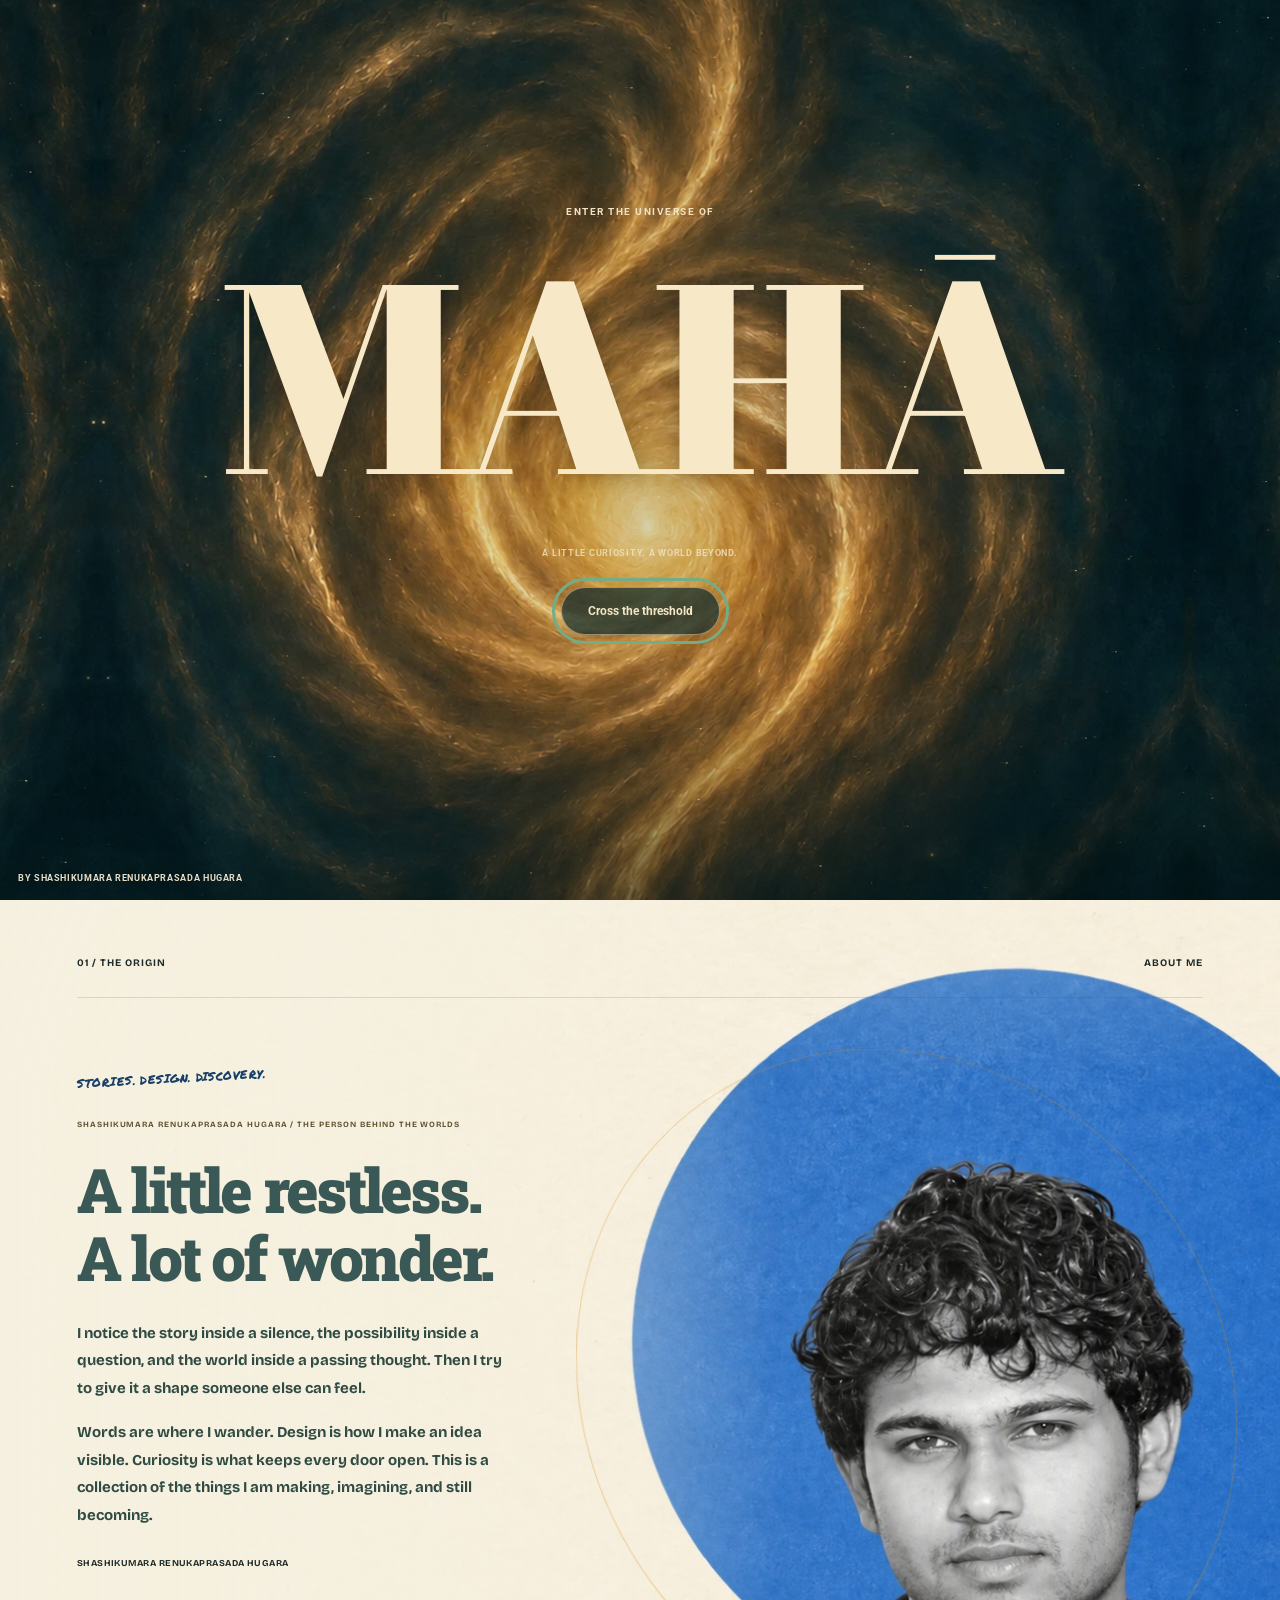
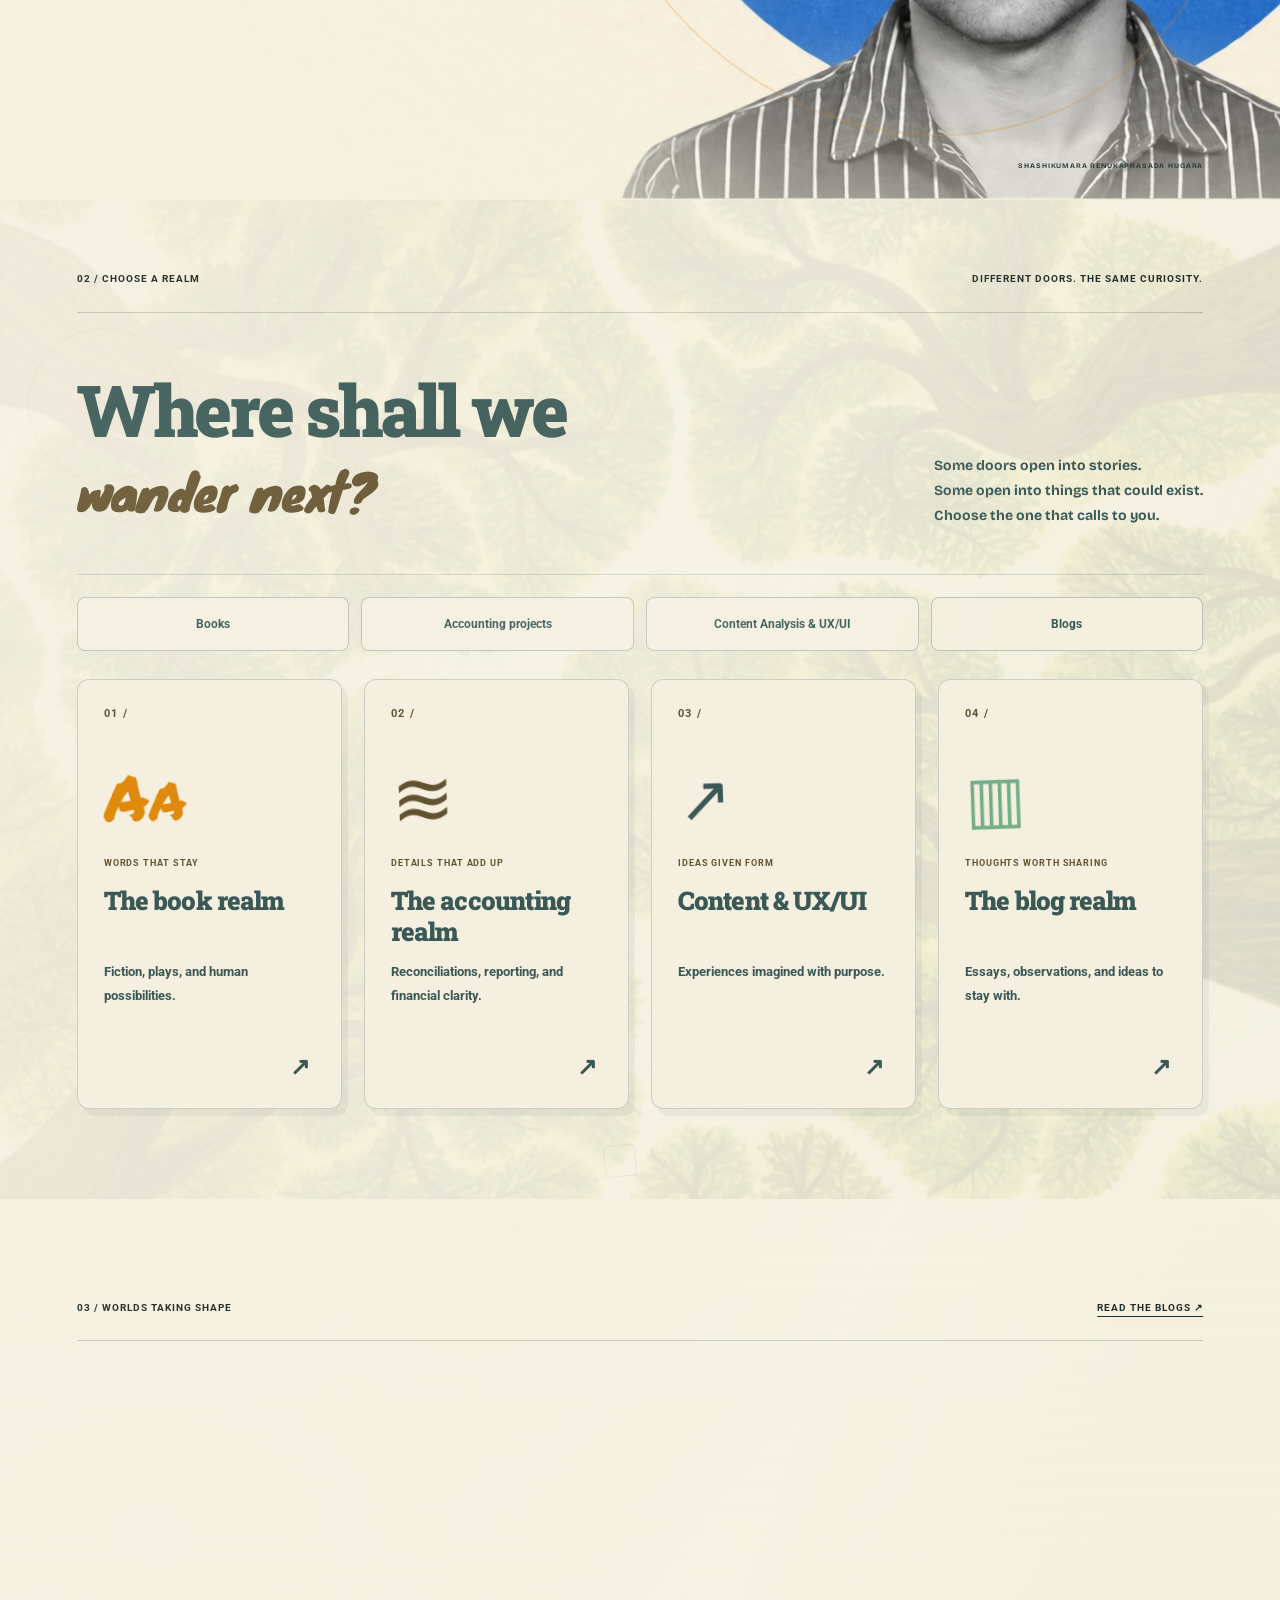
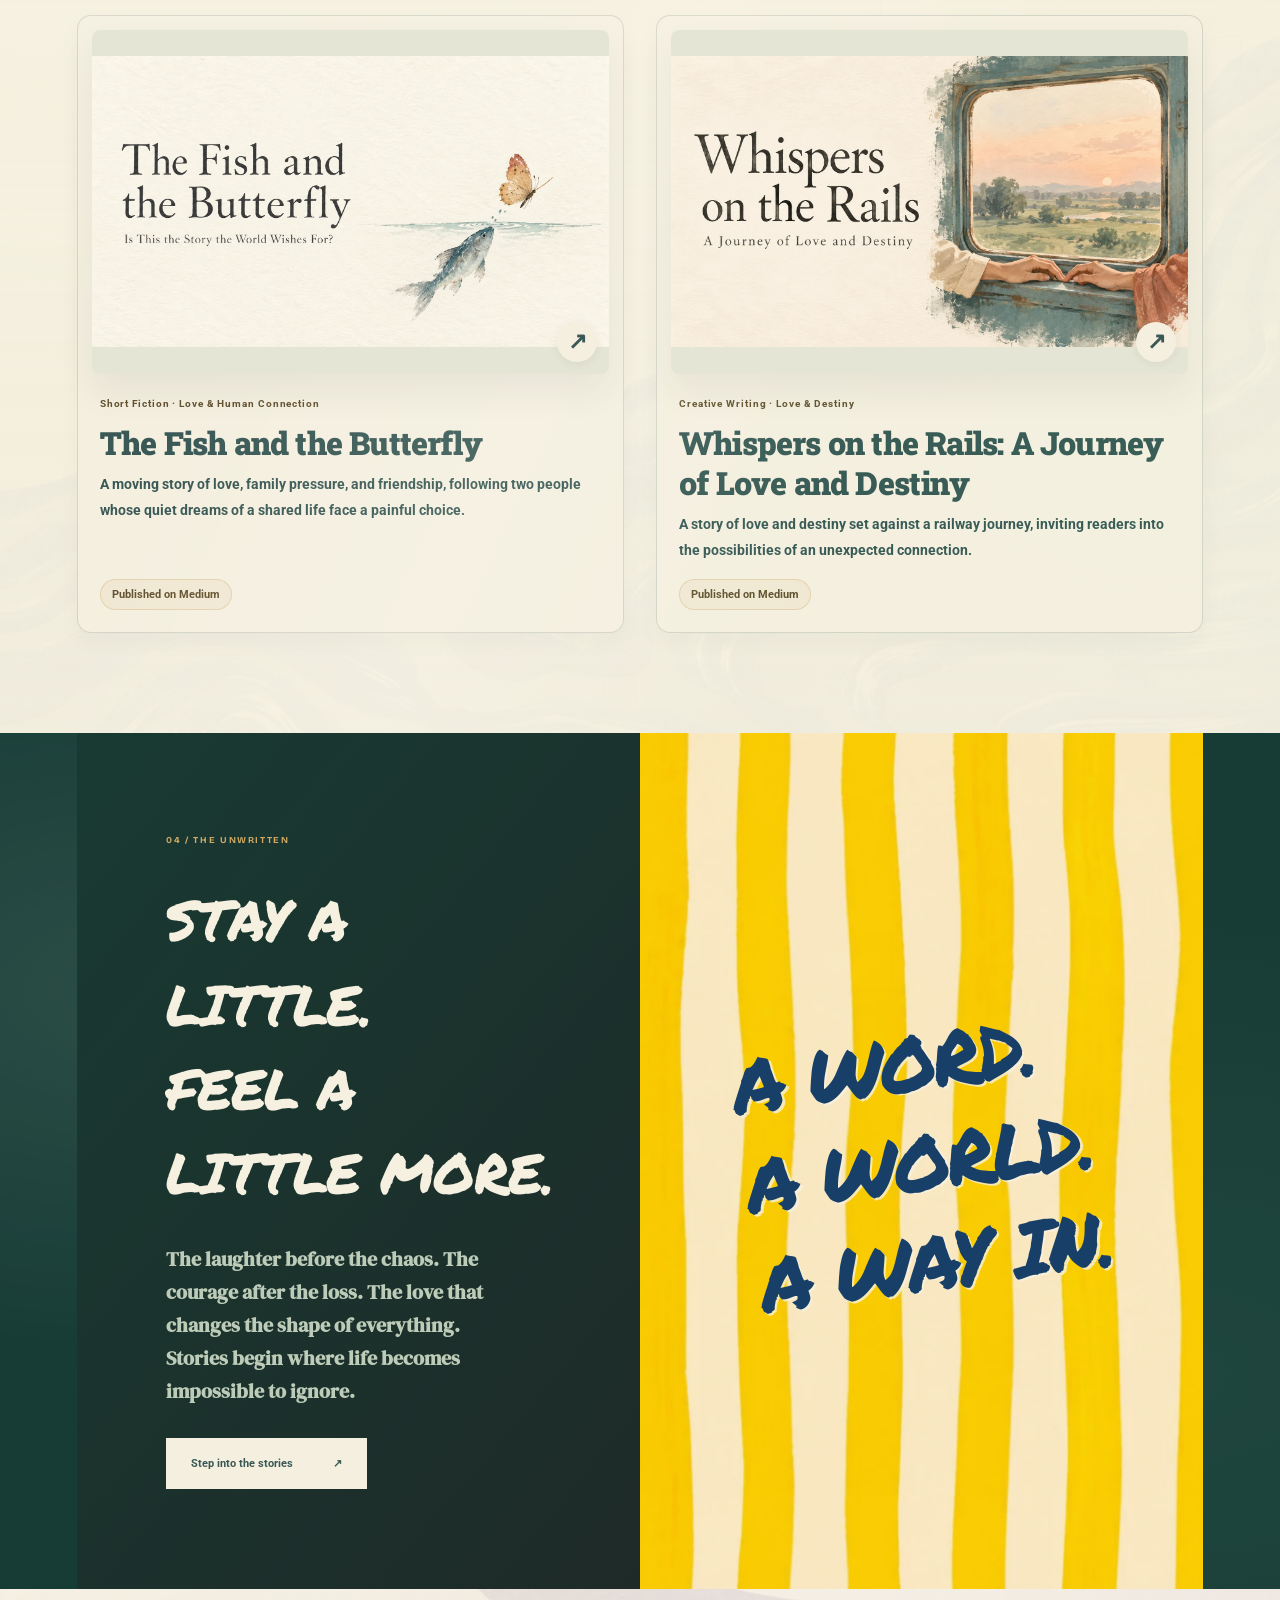
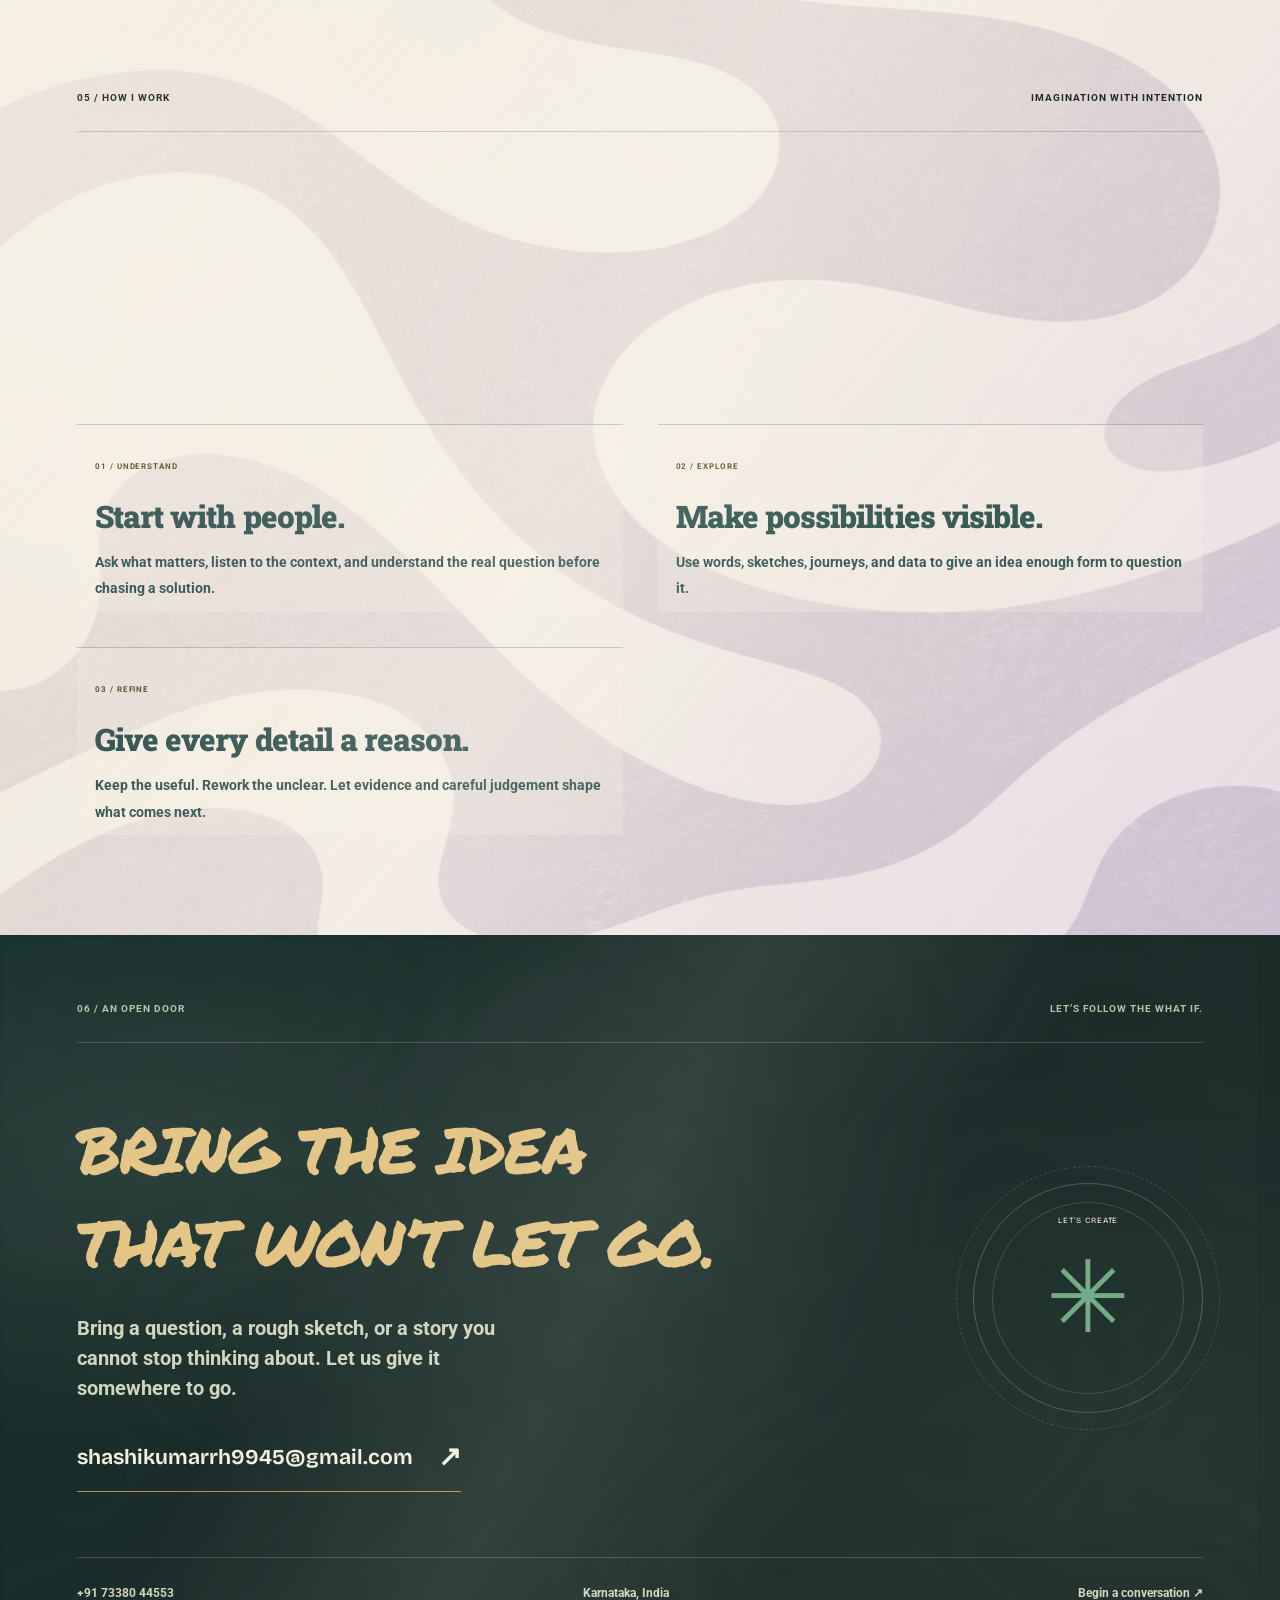
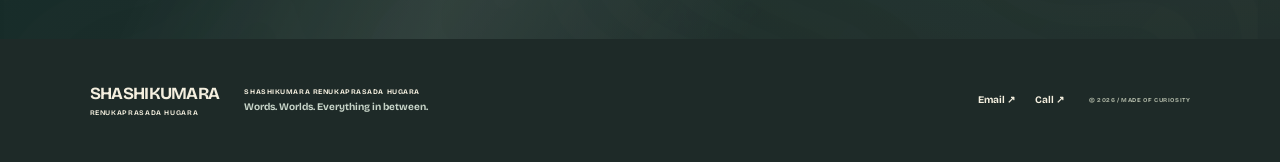
<file: index.html>
<!doctype html><html lang="en"><head><meta charset="utf-8"><meta name="viewport" content="width=device-width,initial-scale=1"><title>SHASHIKUMARA RENUKAPRASADA HUGARA</title><meta name="description" content="Writing, product design and data explorations by SHASHIKUMARA RENUKAPRASADA HUGARA. Explore projects, fiction and the thinking behind them."><meta name="theme-color" content="#12282b"><meta property="og:title" content="SHASHIKUMARA RENUKAPRASADA HUGARA"><meta property="og:description" content="Stories, considered experiences, and a curious perspective. Explore the work of SHASHIKUMARA RENUKAPRASADA HUGARA."><meta property="og:type" content="website"><link rel="icon" href="assets/mark.svg" type="image/svg+xml"><link rel="stylesheet" href="style.css?v=41"><link rel="stylesheet" href="revision.css?v=41"><link rel="stylesheet" href="immersive.css?v=41"><link rel="stylesheet" href="cinematic.css?v=41"><link rel="stylesheet" href="art-direction.css?v=41"><link rel="preload" href="assets/Knewave-Regular.ttf" as="font" type="font/ttf" crossorigin><script src="data.js?v=41" defer></script><script src="app.js?v=41" defer></script><script src="immersive.js?v=41" defer></script><script src="cinematic.js?v=41" defer></script><script src="art-direction.js?v=41" defer></script><script type="application/ld+json">{"@context":"https://schema.org","@type":"Person","name":"Shashikumara Renukaprasada Hugara","email":"shashikumarrh9945@gmail.com","telephone":"+917338044553","address":{"@type":"PostalAddress","addressRegion":"Karnataka","addressCountry":"IN"},"knowsAbout":["Writing","Product design","Data analytics"]}</script><link rel="stylesheet" href="drift.css?v=41"><script src="drift.js?v=41" defer></script><link rel="stylesheet" href="requested-type.css?v=41"><link rel="stylesheet" href="responsive.css?v=41"><link rel="stylesheet" href="entry.css?v=41"><script src="page-motion.js?v=41" defer></script><link rel="stylesheet" href="accounting.css?v=41"><link rel="stylesheet" href="final-polish.css?v=41"><link rel="stylesheet" href="depth-scenes.css?v=41"><script src="depth-scenes.js?v=41" defer></script></head><body data-view="home">
<section id="entrance" class="entry-screen" role="dialog" aria-modal="true" aria-labelledby="entrance-title"><div class="entry-art" data-image="entranceScene" aria-hidden="true"></div><div class="entry-shade" aria-hidden="true"></div><div class="entry-mist mist-left" aria-hidden="true"></div><div class="entry-mist mist-right" aria-hidden="true"></div><canvas id="sand-drift" aria-hidden="true"></canvas><div class="entry-copy"><p class="entry-eyebrow">ENTER THE UNIVERSE OF</p><div class="entry-title-stage"><h2 id="entrance-title">MAHĀ</h2></div><p class="entry-whisper">A LITTLE CURIOSITY. A WORLD BEYOND.</p><button id="enter-site" type="button">Cross the threshold</button></div><div class="entry-hud" hidden><button id="flight-skip" type="button">Skip entrance</button></div><div class="entry-footer"><span>BY SHASHIKUMARA RENUKAPRASADA HUGARA</span></div></section><div class="journey-progress" aria-hidden="true"><i></i></div><a class="skip" href="#main">Skip to content</a>
<header class="navigation"><a class="brand personal-brand" href="./" aria-label="Shashikumara home"><span>SHASHIKUMARA</span><span>RENUKAPRASADA HUGARA</span></a><nav aria-label="Main navigation"><a href="./#origin">The origin</a><a href="work.html">Universe of work <span aria-hidden="true">↗</span></a><a href="./#gallery">My approach</a></nav><a class="nav-contact" href="mailto:shashikumarrh9945@gmail.com">Let’s create <span aria-hidden="true">↗</span></a><button class="menu-toggle" aria-label="Open navigation" aria-expanded="false">☰</button></header>
<main id="main">
<div id="home-view">
<section class="threshold personal-hero" aria-labelledby="hero-title"><div class="background-scene"><div class="background-layer hero-wave" data-image="waves" style="background-image:url(assets/blue-waves.webp)"></div><div class="background-layer hero-sun" data-image="sun" style="background-image:url(assets/blue-circle-transparent.webp)"></div><div class="hero-paper"></div><div class="sea-swell swell-a" aria-hidden="true"></div><div class="sea-swell swell-b" aria-hidden="true"></div><div class="sea-swell swell-c" aria-hidden="true"></div></div><div class="hero-topline"><span>THE CREATIVE PRACTICE OF</span><span>KARNATAKA, INDIA / OPEN TO POSSIBILITIES</span></div><div class="hero-title-wrap"><p class="eyebrow" data-text="heroEyebrow"></p><h1 id="hero-title"><span data-text="heroLine"></span><em data-text="heroItalic"></em></h1><p class="hero-note" data-text="heroNote"></p><div class="hero-actions"><a class="button" href="work.html">Explore my work <span aria-hidden="true">↗</span></a><a class="hero-about" href="#origin">The person behind it →</a></div></div><div class="hero-margin-note">WORDS. WORLDS.<br>EVERYTHING IN BETWEEN.</div><div class="hero-bottom"><p>A PERSONAL SPACE FOR IDEAS WITH PURPOSE.</p><span>SCROLL TO DISCOVER ↓</span></div></section>
<div id="sections">
<section id="origin" class="origin section" data-section="origin"><div class="section-label"><span>01 / THE ORIGIN</span><span>ABOUT ME</span></div><div class="origin-grid"><figure class="portrait-composition reveal"><div class="portrait-disc"></div><div class="portrait-dream" aria-hidden="true"></div><div class="portrait-gloss" aria-hidden="true"></div><div class="portrait-prism" aria-hidden="true"></div><div class="portrait-aura" aria-hidden="true"></div><div class="portrait-screen-shade" aria-hidden="true"></div><div class="portrait-screen-glow" aria-hidden="true"></div><span class="portrait-coordinate" aria-hidden="true">STILL CURIOUS.<br>ALWAYS BECOMING.</span><div class="portrait-orbit orbit-a" aria-hidden="true"></div><div class="portrait-orbit orbit-b" aria-hidden="true"></div><span class="portrait-satellite satellite-a" aria-hidden="true">✳</span><picture class="portrait-responsive"><img data-image="portrait" src="assets/about-preview.webp" alt="Portrait of SHASHIKUMARA RENUKAPRASADA HUGARA" width="1733" height="907" loading="lazy"></picture><figcaption>SHASHIKUMARA RENUKAPRASADA HUGARA</figcaption></figure><div class="origin-copy reveal"><span class="origin-side-note" aria-hidden="true">STORIES. DESIGN. DISCOVERY.</span><p class="tiny">SHASHIKUMARA RENUKAPRASADA HUGARA / THE PERSON BEHIND THE WORLDS</p><h2 data-text="originTitle">One person.<br>Many possible worlds.</h2><p data-text="originBody"></p><p data-text="originSecond"></p><div class="signature">SHASHIKUMARA RENUKAPRASADA HUGARA</div></div></div></section>
<section id="portals" class="portals section" data-section="portals"><div class="scene-motes" aria-hidden="true"><i></i><i></i><i></i></div><div class="background-layer portal-scenery" data-image="categoryCanopy" style="background-image:url(assets/canopy-final.webp)" aria-hidden="true"></div><div class="section-label"><span>02 / CHOOSE A REALM</span><span>DIFFERENT DOORS. THE SAME CURIOSITY.</span></div><div class="portals-intro reveal"><h2>Where shall we<br><em>wander next?</em></h2><p>Some doors open into stories.<br>Some open into things that could exist.<br>Choose the one that calls to you.</p></div><nav class="accounting-breadcrumb category-navigation" aria-label="Project categories"><a href="books.html">Books</a><a href="accounting.html">Accounting projects</a><a href="content-analysis.html">Content Analysis & UX/UI</a><a href="blogs.html">Blogs</a></nav><div class="portal-grid"><a class="portal portal-words reveal" href="books.html"><span class="portal-no">01 /</span><span class="portal-glyph" aria-hidden="true">Aa</span><div><small>WORDS THAT STAY</small><h3>The book realm</h3><p>Fiction, plays, and human possibilities.</p></div><span class="portal-arrow" aria-hidden="true">↗</span></a><a class="portal portal-accounting reveal" href="accounting.html"><span class="portal-no">02 /</span><span class="portal-glyph" aria-hidden="true">≋</span><div><small>DETAILS THAT ADD UP</small><h3>The accounting realm</h3><p>Reconciliations, reporting, and financial clarity.</p></div><span class="portal-arrow" aria-hidden="true">↗</span></a><a class="portal portal-products reveal" href="content-analysis.html"><span class="portal-no">03 /</span><span class="portal-glyph" aria-hidden="true">↗</span><div><small>IDEAS GIVEN FORM</small><h3>Content & UX/UI</h3><p>Experiences imagined with purpose.</p></div><span class="portal-arrow" aria-hidden="true">↗</span></a><a class="portal portal-data reveal" href="blogs.html"><span class="portal-no">04 /</span><span class="portal-glyph" aria-hidden="true">▥</span><div><small>THOUGHTS WORTH SHARING</small><h3>The blog realm</h3><p>Essays, observations, and ideas to stay with.</p></div><span class="portal-arrow" aria-hidden="true">↗</span></a></div></section>
<section id="featured" class="featured section" data-section="featured"><div class="scene-motes" aria-hidden="true"><i></i><i></i><i></i></div><div class="background-layer feature-scenery" data-image="waves" style="background-image:url(assets/blue-waves.webp)" aria-hidden="true"></div><div class="scene-orbit" aria-hidden="true"></div><div class="section-label"><span>03 / WORLDS TAKING SHAPE</span><a href="blogs.html">READ THE BLOGS ↗</a></div><div class="featured-title reveal"><h2 data-text="workTitle"></h2><p data-text="workIntro"></p></div><div id="featured-grid" class="featured-grid"></div></section>
<section id="writing" class="writing section" data-section="writing"><div class="writing-text reveal"><p class="eyebrow">04 / THE UNWRITTEN</p><h2 data-text="writingTitle"></h2><p data-text="writingBody"></p><a class="button button-light" href="books.html">Step into the stories <span aria-hidden="true">↗</span></a></div><div class="writing-art" aria-hidden="true"><div class="background-layer writing-scenery" data-image="yellow" style="background-image:url(assets/yellow-lines.webp)"></div><div class="writing-words">A WORD.<br>A WORLD.<br>A WAY IN.</div></div></section>
<section id="gallery" class="gallery section practice" data-section="gallery"><div class="background-layer practice-scenery" data-image="purple" style="background-image:url(assets/purple-contours.webp)" aria-hidden="true"></div><div class="section-label"><span>05 / HOW I WORK</span><span>IMAGINATION WITH INTENTION</span></div><div class="gallery-title reveal"><h2>LOOK CLOSER.<br>THINK FURTHER.</h2><p>A little curiosity can change the question.<br>A considered decision can change the experience.</p></div><div class="practice-grid"><article><span>01 / UNDERSTAND</span><h3>Start with people.</h3><p>Ask what matters, listen to the context, and understand the real question before chasing a solution.</p></article><article><span>02 / EXPLORE</span><h3>Make possibilities visible.</h3><p>Use words, sketches, journeys, and data to give an idea enough form to question it.</p></article><article><span>03 / REFINE</span><h3>Give every detail a reason.</h3><p>Keep the useful. Rework the unclear. Let evidence and careful judgement shape what comes next.</p></article></div></section>
<section id="contact" class="contact section" data-section="contact"><div class="background-layer contact-scenery" data-image="green" style="background-image:url(assets/green-contours.webp)" aria-hidden="true"></div><div class="contact-light" aria-hidden="true"></div><div class="section-label"><span>06 / AN OPEN DOOR</span><span>LET’S FOLLOW THE WHAT IF.</span></div><div class="contact-main"><div class="reveal"><h2 data-text="contactTitle"></h2><p data-text="contactBody"></p><a class="contact-email" href="mailto:shashikumarrh9945@gmail.com">shashikumarrh9945@gmail.com <span aria-hidden="true">↗</span></a></div><div class="contact-compass" aria-hidden="true"><span>LET’S CREATE</span><i></i><b>✳</b></div></div><div class="contact-details"><a href="tel:+917338044553">+91 73380 44553</a><span>Karnataka, India</span><a href="mailto:shashikumarrh9945@gmail.com?subject=Let%27s%20create%20something">Begin a conversation ↗</a></div></section>
</div></div>
<div id="work-view" hidden><section class="work-intro section"><div class="scene-motes" aria-hidden="true"><i></i><i></i><i></i></div><div class="background-layer work-sky" data-image="purple" style="background-image:url(assets/purple-contours.webp)" aria-hidden="true"></div><div class="work-orbit" aria-hidden="true"></div><a class="back-link" href="./">← Back to the universe</a><p class="eyebrow">THE UNIVERSE OF WORK</p><h1>A constellation<br>of <em>possibilities.</em></h1><p>Follow an idea from its first question to the world it could become.</p><div class="filters" role="group" aria-label="Filter work"><button data-filter="all" aria-pressed="true">All work <span id="work-count">09</span></button><button data-filter="product" aria-pressed="false">Product & design</button><button data-filter="writing" aria-pressed="false">Writing & content</button><button data-filter="accounting" aria-pressed="false">Accounting</button><button data-filter="data" aria-pressed="false">Data</button></div><p class="work-status" role="status" id="work-status"></p></section><div class="work-field"><div class="background-layer work-landscape" data-image="green" style="background-image:url(assets/green-contours.webp)" aria-hidden="true"></div><div class="all-projects section" id="all-projects"></div></div><section class="work-outro section"><div class="scene-motes" aria-hidden="true"><i></i><i></i><i></i></div><div class="background-layer outro-scenery" data-image="waves" style="background-image:url(assets/blue-waves.webp)" aria-hidden="true"></div><p>EVERY FINISHED THING WAS ONCE A WHAT IF.</p><h2>What shall we<br><em>make next?</em></h2><a class="button" href="mailto:shashikumarrh9945@gmail.com">Let’s talk ↗</a></section></div>
</main>
<footer><a class="brand personal-brand" href="./"><span>SHASHIKUMARA</span><span>RENUKAPRASADA HUGARA</span></a><p>SHASHIKUMARA RENUKAPRASADA HUGARA<br><span>Words. Worlds. Everything in between.</span></p><div><a href="mailto:shashikumarrh9945@gmail.com">Email ↗</a><a href="tel:+917338044553">Call ↗</a></div><small>© <span id="year">2026</span> / MADE OF CURIOSITY</small></footer>


<dialog id="project-dialog" aria-labelledby="project-dialog-title"><button class="dialog-close" aria-label="Close project">×</button><div id="project-dialog-body"></div></dialog>

<div id="toast" role="status"></div>
<noscript><style>#entrance{display:none}.reveal{opacity:1!important;transform:none!important}#motion{display:none}</style><p class="noscript-note">JavaScript enables the project cards and animations. The story and contact links remain available.</p></noscript>
</body></html>
</file>
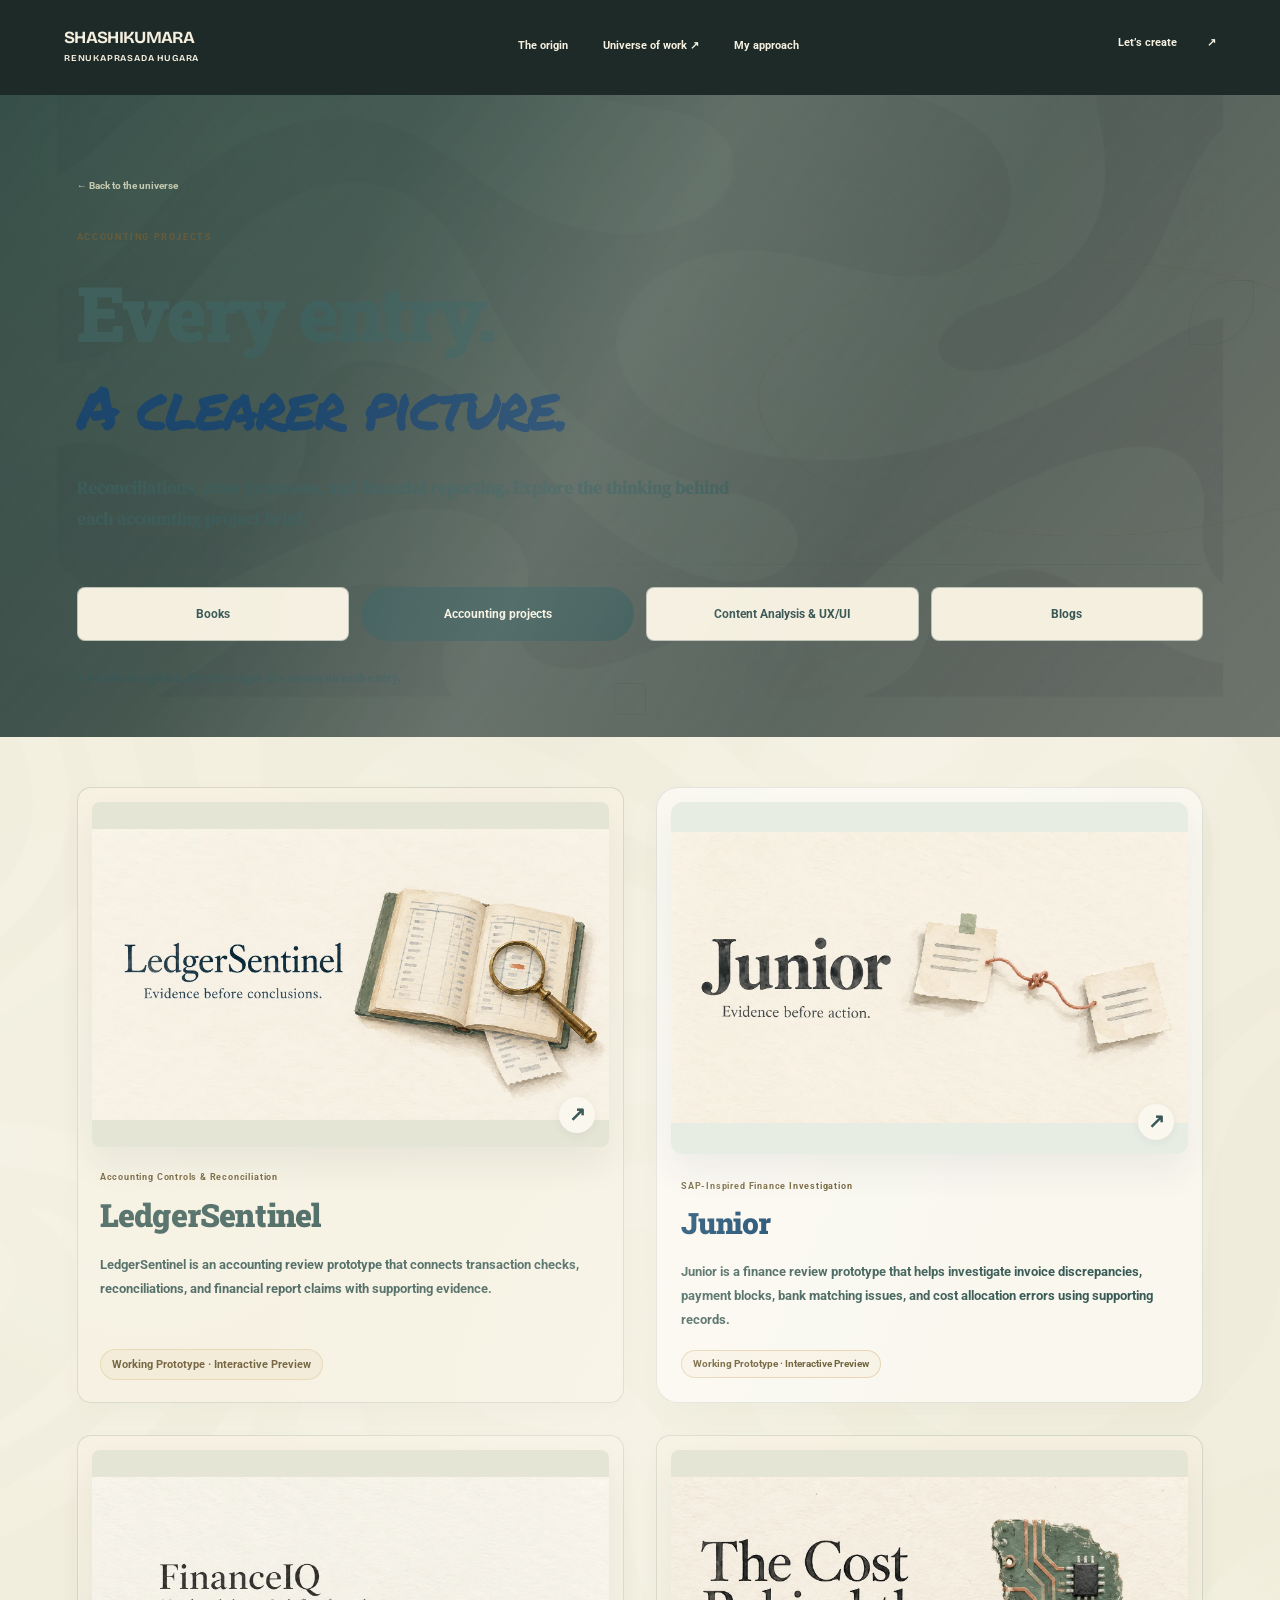
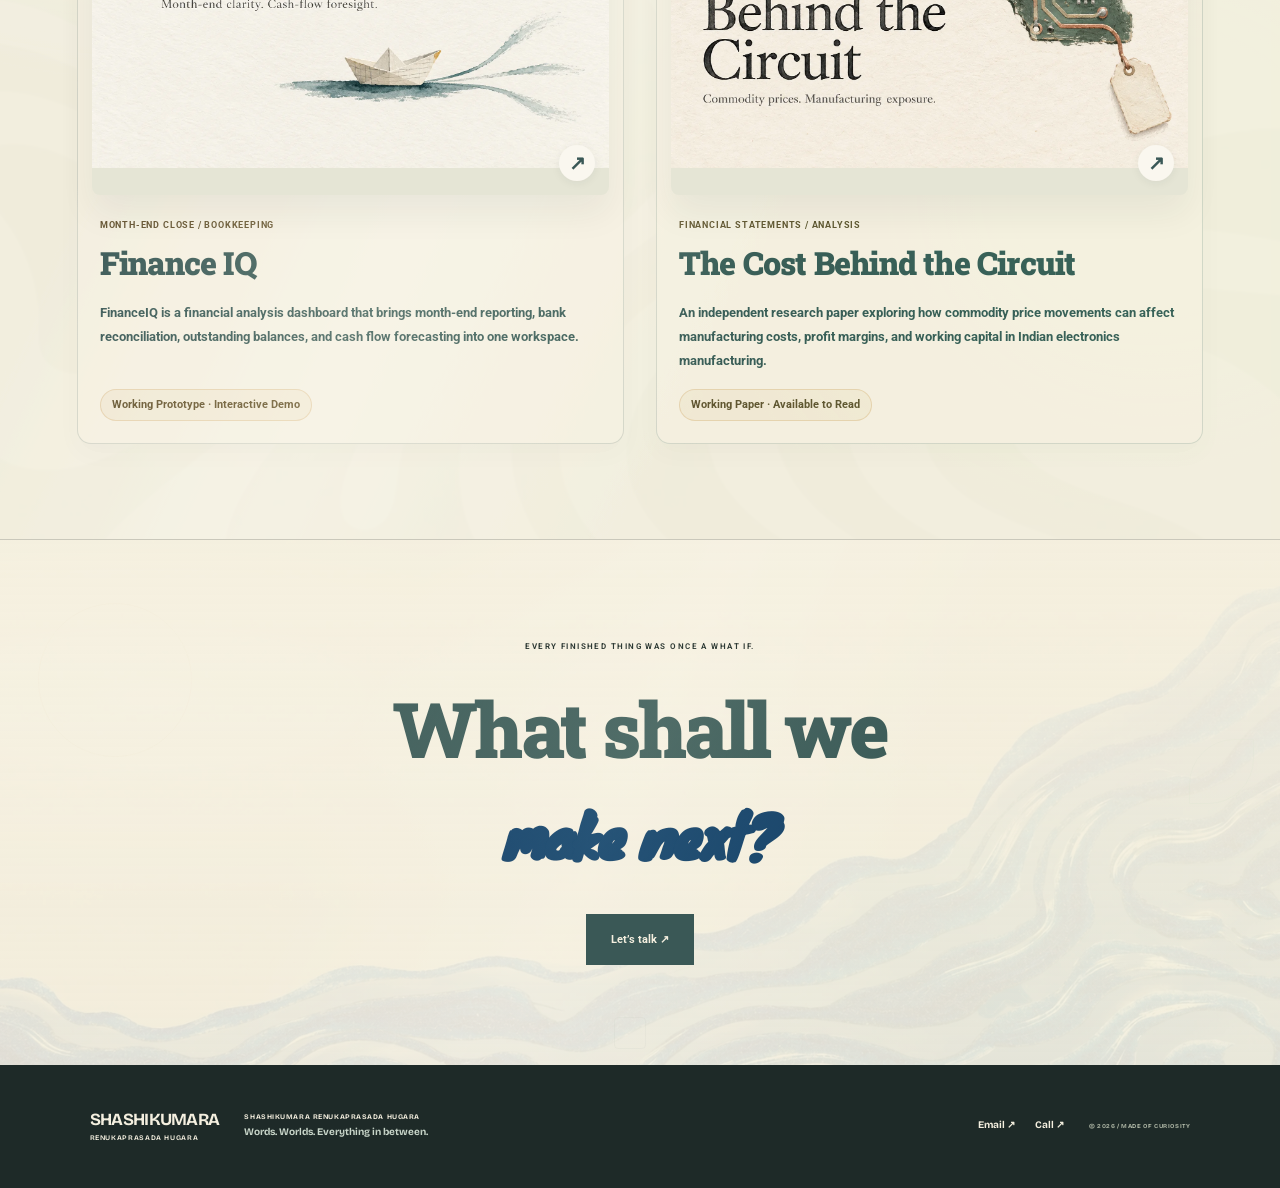
<file: accounting.html>
<!doctype html><html lang="en"><head><meta charset="utf-8"><meta name="viewport" content="width=device-width,initial-scale=1"><title>Accounting projects | Universe of Work | SHASHIKUMARA RENUKAPRASADA HUGARA</title><meta name="description" content="Accounting project briefs by SHASHIKUMARA RENUKAPRASADA HUGARA: bank reconciliation, month-end close, and financial statement analysis."><meta name="theme-color" content="#12282b"><meta property="og:title" content="Accounting Projects | SHASHIKUMARA RENUKAPRASADA HUGARA"><meta property="og:description" content="Stories, considered experiences, and a curious perspective. Explore the work of SHASHIKUMARA RENUKAPRASADA HUGARA."><meta property="og:type" content="website"><link rel="icon" href="assets/mark.svg" type="image/svg+xml"><link rel="stylesheet" href="style.css?v=41"><link rel="stylesheet" href="revision.css?v=41"><link rel="stylesheet" href="immersive.css?v=41"><link rel="stylesheet" href="cinematic.css?v=41"><link rel="stylesheet" href="art-direction.css?v=41"><link rel="preload" href="assets/Knewave-Regular.ttf" as="font" type="font/ttf" crossorigin><script src="data.js?v=41" defer></script><script src="app.js?v=41" defer></script><script src="immersive.js?v=41" defer></script><script src="cinematic.js?v=41" defer></script><script src="art-direction.js?v=41" defer></script><script type="application/ld+json">{"@context":"https://schema.org","@type":"Person","name":"Shashikumara Renukaprasada Hugara","email":"shashikumarrh9945@gmail.com","telephone":"+917338044553","address":{"@type":"PostalAddress","addressRegion":"Karnataka","addressCountry":"IN"},"knowsAbout":["Writing","Product design","Data analytics"]}</script><link rel="stylesheet" href="drift.css?v=41"><script src="drift.js?v=41" defer></script><link rel="stylesheet" href="requested-type.css?v=41"><link rel="stylesheet" href="responsive.css?v=41"><link rel="stylesheet" href="entry.css?v=41"><script src="page-motion.js?v=41" defer></script><link rel="stylesheet" href="accounting.css?v=41"><link rel="stylesheet" href="final-polish.css?v=41"><link rel="stylesheet" href="depth-scenes.css?v=41"><script src="depth-scenes.js?v=41" defer></script></head><body data-view="work" data-default-realm="accounting" class="accounting-page">
<div class="journey-progress" aria-hidden="true"><i></i></div><a class="skip" href="#main">Skip to content</a>
<header class="navigation"><a class="brand personal-brand" href="./" aria-label="Shashikumara home"><span>SHASHIKUMARA</span><span>RENUKAPRASADA HUGARA</span></a><nav aria-label="Main navigation"><a href="./#origin">The origin</a><a href="work.html">Universe of work <span aria-hidden="true">↗</span></a><a href="./#gallery">My approach</a></nav><a class="nav-contact" href="mailto:shashikumarrh9945@gmail.com">Let’s create <span aria-hidden="true">↗</span></a><button class="menu-toggle" aria-label="Open navigation" aria-expanded="false">☰</button></header>
<main id="main">
<div id="home-view" hidden>
<section class="threshold personal-hero" aria-labelledby="hero-title"><div class="background-scene"><div class="background-layer hero-wave" data-image="waves" style="background-image:url(assets/blue-waves.webp)"></div><div class="background-layer hero-sun" data-image="sun" style="background-image:url(assets/blue-circle-transparent.webp)"></div><div class="hero-paper"></div><div class="sea-swell swell-a" aria-hidden="true"></div><div class="sea-swell swell-b" aria-hidden="true"></div><div class="sea-swell swell-c" aria-hidden="true"></div></div><div class="hero-topline"><span>THE CREATIVE PRACTICE OF</span><span>KARNATAKA, INDIA / OPEN TO POSSIBILITIES</span></div><div class="hero-title-wrap"><p class="eyebrow" data-text="heroEyebrow"></p><h1 id="hero-title"><span data-text="heroLine"></span><em data-text="heroItalic"></em></h1><p class="hero-note" data-text="heroNote"></p><div class="hero-actions"><a class="button" href="work.html">Explore my work <span aria-hidden="true">↗</span></a><a class="hero-about" href="#origin">The person behind it →</a></div></div><div class="hero-margin-note">WORDS. WORLDS.<br>EVERYTHING IN BETWEEN.</div><div class="hero-bottom"><p>A PERSONAL SPACE FOR IDEAS WITH PURPOSE.</p><span>SCROLL TO DISCOVER ↓</span></div></section>
<div id="sections">
<section id="origin" class="origin section" data-section="origin"><div class="section-label"><span>01 / THE ORIGIN</span><span>ABOUT ME</span></div><div class="origin-grid"><figure class="portrait-composition reveal"><div class="portrait-disc"></div><div class="portrait-dream" aria-hidden="true"></div><div class="portrait-gloss" aria-hidden="true"></div><div class="portrait-prism" aria-hidden="true"></div><div class="portrait-aura" aria-hidden="true"></div><div class="portrait-screen-shade" aria-hidden="true"></div><div class="portrait-screen-glow" aria-hidden="true"></div><span class="portrait-coordinate" aria-hidden="true">STILL CURIOUS.<br>ALWAYS BECOMING.</span><div class="portrait-orbit orbit-a" aria-hidden="true"></div><div class="portrait-orbit orbit-b" aria-hidden="true"></div><span class="portrait-satellite satellite-a" aria-hidden="true">✳</span><picture class="portrait-responsive"><img data-image="portrait" src="assets/about-preview.webp" alt="Portrait of SHASHIKUMARA RENUKAPRASADA HUGARA" width="1733" height="907" loading="lazy"></picture><figcaption>SHASHIKUMARA RENUKAPRASADA HUGARA</figcaption></figure><div class="origin-copy reveal"><span class="origin-side-note" aria-hidden="true">STORIES. DESIGN. DISCOVERY.</span><p class="tiny">SHASHIKUMARA RENUKAPRASADA HUGARA / THE PERSON BEHIND THE WORLDS</p><h2 data-text="originTitle">One person.<br>Many possible worlds.</h2><p data-text="originBody"></p><p data-text="originSecond"></p><div class="signature">SHASHIKUMARA RENUKAPRASADA HUGARA</div></div></div></section>
<section id="portals" class="portals section" data-section="portals"><div class="scene-motes" aria-hidden="true"><i></i><i></i><i></i></div><div class="background-layer portal-scenery" data-image="categoryCanopy" style="background-image:url(assets/canopy-final.webp)" aria-hidden="true"></div><div class="section-label"><span>02 / CHOOSE A REALM</span><span>DIFFERENT DOORS. THE SAME CURIOSITY.</span></div><div class="portals-intro reveal"><h2>Where shall we<br><em>wander next?</em></h2><p>Some doors open into stories.<br>Some open into things that could exist.<br>Choose the one that calls to you.</p></div><div class="portal-grid"><a class="portal portal-words reveal" href="books.html"><span class="portal-no">01 /</span><span class="portal-glyph" aria-hidden="true">Aa</span><div><small>WORDS THAT STAY</small><h3>The book realm</h3><p>Fiction, plays, and human possibilities.</p></div><span class="portal-arrow" aria-hidden="true">↗</span></a><a class="portal portal-accounting reveal" href="accounting.html"><span class="portal-no">02 /</span><span class="portal-glyph" aria-hidden="true">≋</span><div><small>DETAILS THAT ADD UP</small><h3>The accounting realm</h3><p>Reconciliations, reporting, and financial clarity.</p></div><span class="portal-arrow" aria-hidden="true">↗</span></a><a class="portal portal-products reveal" href="content-analysis.html"><span class="portal-no">03 /</span><span class="portal-glyph" aria-hidden="true">↗</span><div><small>IDEAS GIVEN FORM</small><h3>Content & UX/UI</h3><p>Experiences imagined with purpose.</p></div><span class="portal-arrow" aria-hidden="true">↗</span></a><a class="portal portal-data reveal" href="blogs.html"><span class="portal-no">04 /</span><span class="portal-glyph" aria-hidden="true">▥</span><div><small>THOUGHTS WORTH SHARING</small><h3>The blog realm</h3><p>Essays, observations, and ideas to stay with.</p></div><span class="portal-arrow" aria-hidden="true">↗</span></a></div></section>
<section id="featured" class="featured section" data-section="featured"><div class="scene-motes" aria-hidden="true"><i></i><i></i><i></i></div><div class="background-layer feature-scenery" data-image="waves" style="background-image:url(assets/blue-waves.webp)" aria-hidden="true"></div><div class="scene-orbit" aria-hidden="true"></div><div class="section-label"><span>03 / WORLDS TAKING SHAPE</span><a href="blogs.html">READ THE BLOGS ↗</a></div><div class="featured-title reveal"><h2 data-text="workTitle"></h2><p data-text="workIntro"></p></div><div id="featured-grid" class="featured-grid"></div></section>
<section id="writing" class="writing section" data-section="writing"><div class="writing-text reveal"><p class="eyebrow">04 / THE UNWRITTEN</p><h2 data-text="writingTitle"></h2><p data-text="writingBody"></p><a class="button button-light" href="books.html">Step into the stories <span aria-hidden="true">↗</span></a></div><div class="writing-art" aria-hidden="true"><div class="background-layer writing-scenery" data-image="yellow" style="background-image:url(assets/yellow-lines.webp)"></div><div class="writing-words">A WORD.<br>A WORLD.<br>A WAY IN.</div></div></section>
<section id="gallery" class="gallery section practice" data-section="gallery"><div class="background-layer practice-scenery" data-image="purple" style="background-image:url(assets/purple-contours.webp)" aria-hidden="true"></div><div class="section-label"><span>05 / HOW I WORK</span><span>IMAGINATION WITH INTENTION</span></div><div class="gallery-title reveal"><h2>LOOK CLOSER.<br>THINK FURTHER.</h2><p>A little curiosity can change the question.<br>A considered decision can change the experience.</p></div><div class="practice-grid"><article><span>01 / UNDERSTAND</span><h3>Start with people.</h3><p>Ask what matters, listen to the context, and understand the real question before chasing a solution.</p></article><article><span>02 / EXPLORE</span><h3>Make possibilities visible.</h3><p>Use words, sketches, journeys, and data to give an idea enough form to question it.</p></article><article><span>03 / REFINE</span><h3>Give every detail a reason.</h3><p>Keep the useful. Rework the unclear. Let evidence and careful judgement shape what comes next.</p></article></div></section>
<section id="contact" class="contact section" data-section="contact"><div class="background-layer contact-scenery" data-image="green" style="background-image:url(assets/green-contours.webp)" aria-hidden="true"></div><div class="contact-light" aria-hidden="true"></div><div class="section-label"><span>06 / AN OPEN DOOR</span><span>LET’S FOLLOW THE WHAT IF.</span></div><div class="contact-main"><div class="reveal"><h2 data-text="contactTitle"></h2><p data-text="contactBody"></p><a class="contact-email" href="mailto:shashikumarrh9945@gmail.com">shashikumarrh9945@gmail.com <span aria-hidden="true">↗</span></a></div><div class="contact-compass" aria-hidden="true"><span>LET’S CREATE</span><i></i><b>✳</b></div></div><div class="contact-details"><a href="tel:+917338044553">+91 73380 44553</a><span>Karnataka, India</span><a href="mailto:shashikumarrh9945@gmail.com?subject=Let%27s%20create%20something">Begin a conversation ↗</a></div></section>
</div></div>
<div id="work-view"><section class="work-intro section"><div class="scene-motes" aria-hidden="true"><i></i><i></i><i></i></div><div class="background-layer work-sky" data-image="purple" style="background-image:url(assets/purple-contours.webp)" aria-hidden="true"></div><div class="work-orbit" aria-hidden="true"></div><a class="back-link" href="./">← Back to the universe</a><p class="eyebrow">ACCOUNTING PROJECTS</p><h1>Every entry.<br><em>A clearer picture.</em></h1><p>Reconciliations, close processes, and financial reporting. Explore the thinking behind each accounting project brief.</p><nav class="accounting-breadcrumb category-navigation" aria-label="Project categories"><a href="books.html">Books</a><a href="accounting.html">Accounting projects</a><a href="content-analysis.html">Content Analysis & UX/UI</a><a href="blogs.html">Blogs</a></nav><p class="work-status" role="status" id="work-status"></p></section><div class="work-field"><div class="background-layer work-landscape" data-image="green" style="background-image:url(assets/green-contours.webp)" aria-hidden="true"></div><div class="all-projects section" id="all-projects"></div></div><section class="work-outro section"><div class="scene-motes" aria-hidden="true"><i></i><i></i><i></i></div><div class="background-layer outro-scenery" data-image="waves" style="background-image:url(assets/blue-waves.webp)" aria-hidden="true"></div><p>EVERY FINISHED THING WAS ONCE A WHAT IF.</p><h2>What shall we<br><em>make next?</em></h2><a class="button" href="mailto:shashikumarrh9945@gmail.com">Let’s talk ↗</a></section></div>
</main>
<footer><a class="brand personal-brand" href="./"><span>SHASHIKUMARA</span><span>RENUKAPRASADA HUGARA</span></a><p>SHASHIKUMARA RENUKAPRASADA HUGARA<br><span>Words. Worlds. Everything in between.</span></p><div><a href="mailto:shashikumarrh9945@gmail.com">Email ↗</a><a href="tel:+917338044553">Call ↗</a></div><small>© <span id="year">2026</span> / MADE OF CURIOSITY</small></footer>


<dialog id="project-dialog" aria-labelledby="project-dialog-title"><button class="dialog-close" aria-label="Close project">×</button><div id="project-dialog-body"></div></dialog>

<div id="toast" role="status"></div>
<noscript><style>#entrance{display:none}.reveal{opacity:1!important;transform:none!important}#motion{display:none}</style><p class="noscript-note">JavaScript enables the project cards and animations. The story and contact links remain available.</p></noscript>
</body></html>
</file>
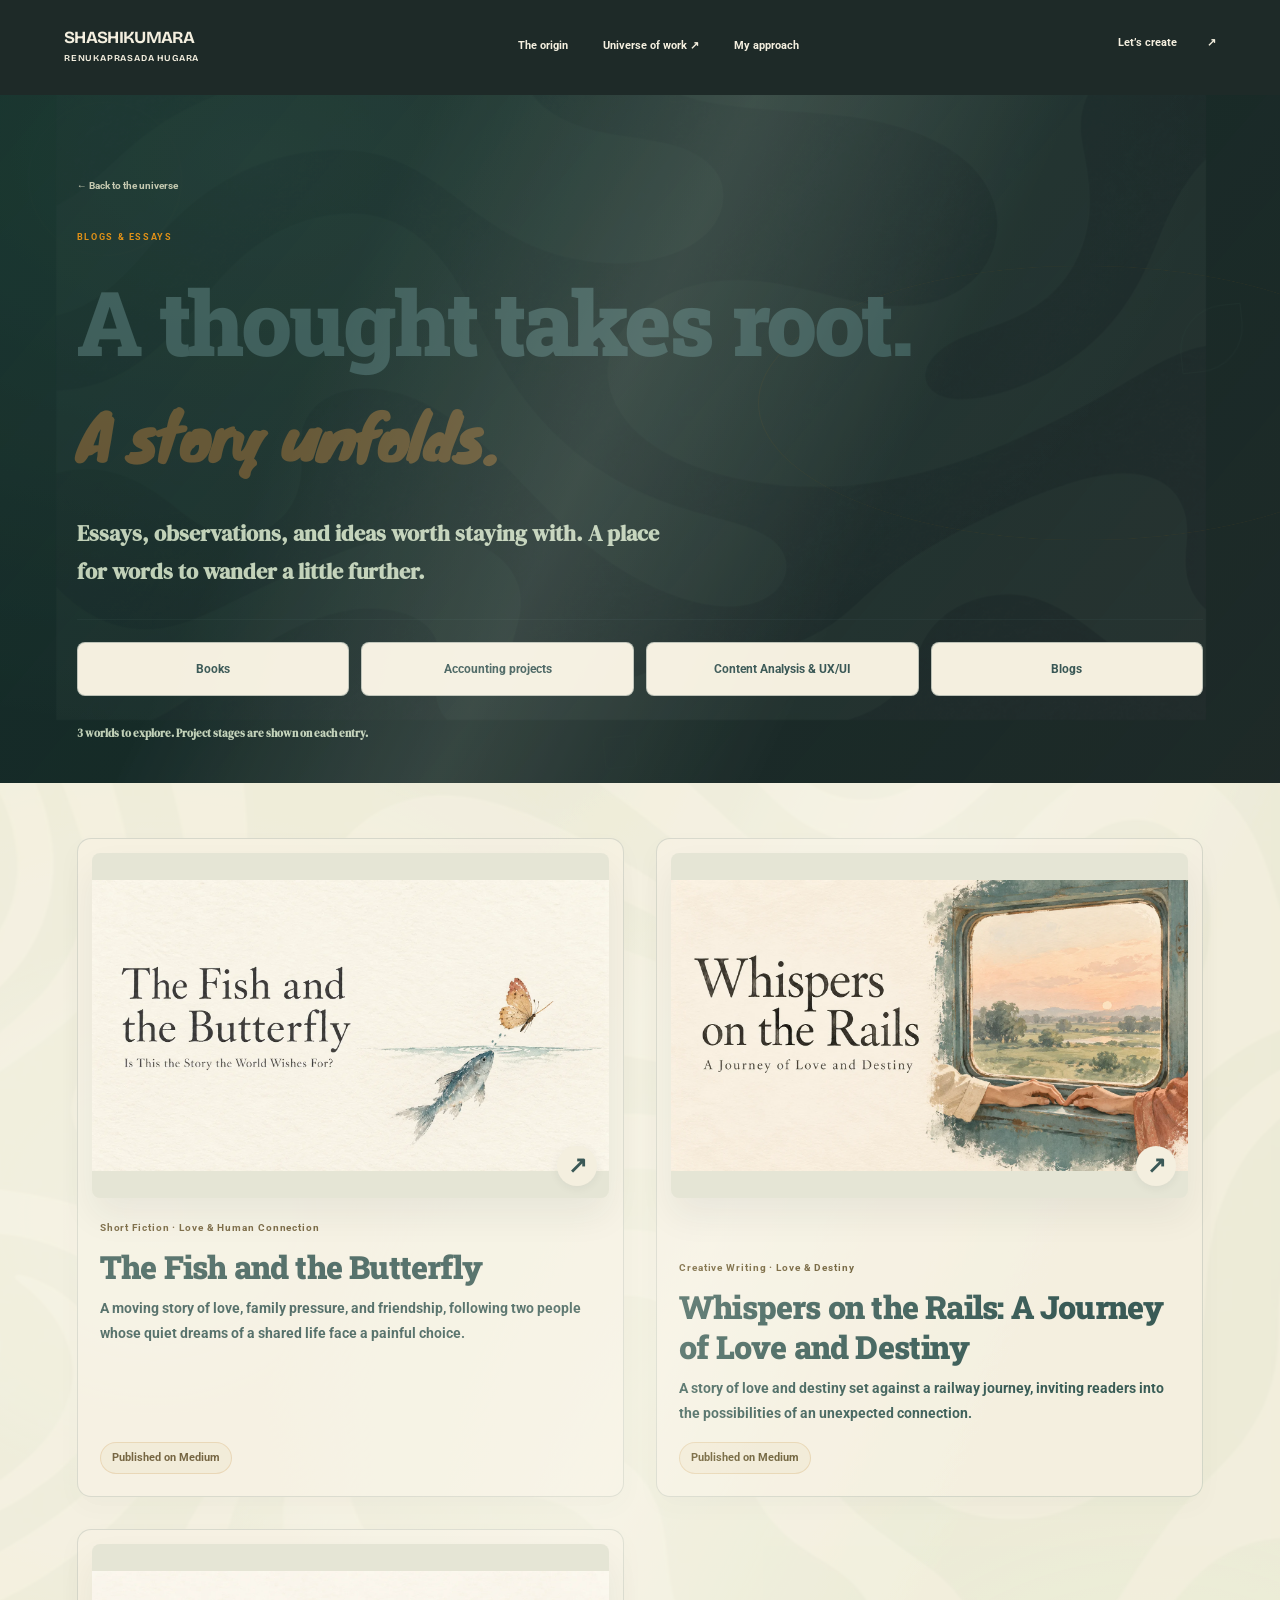
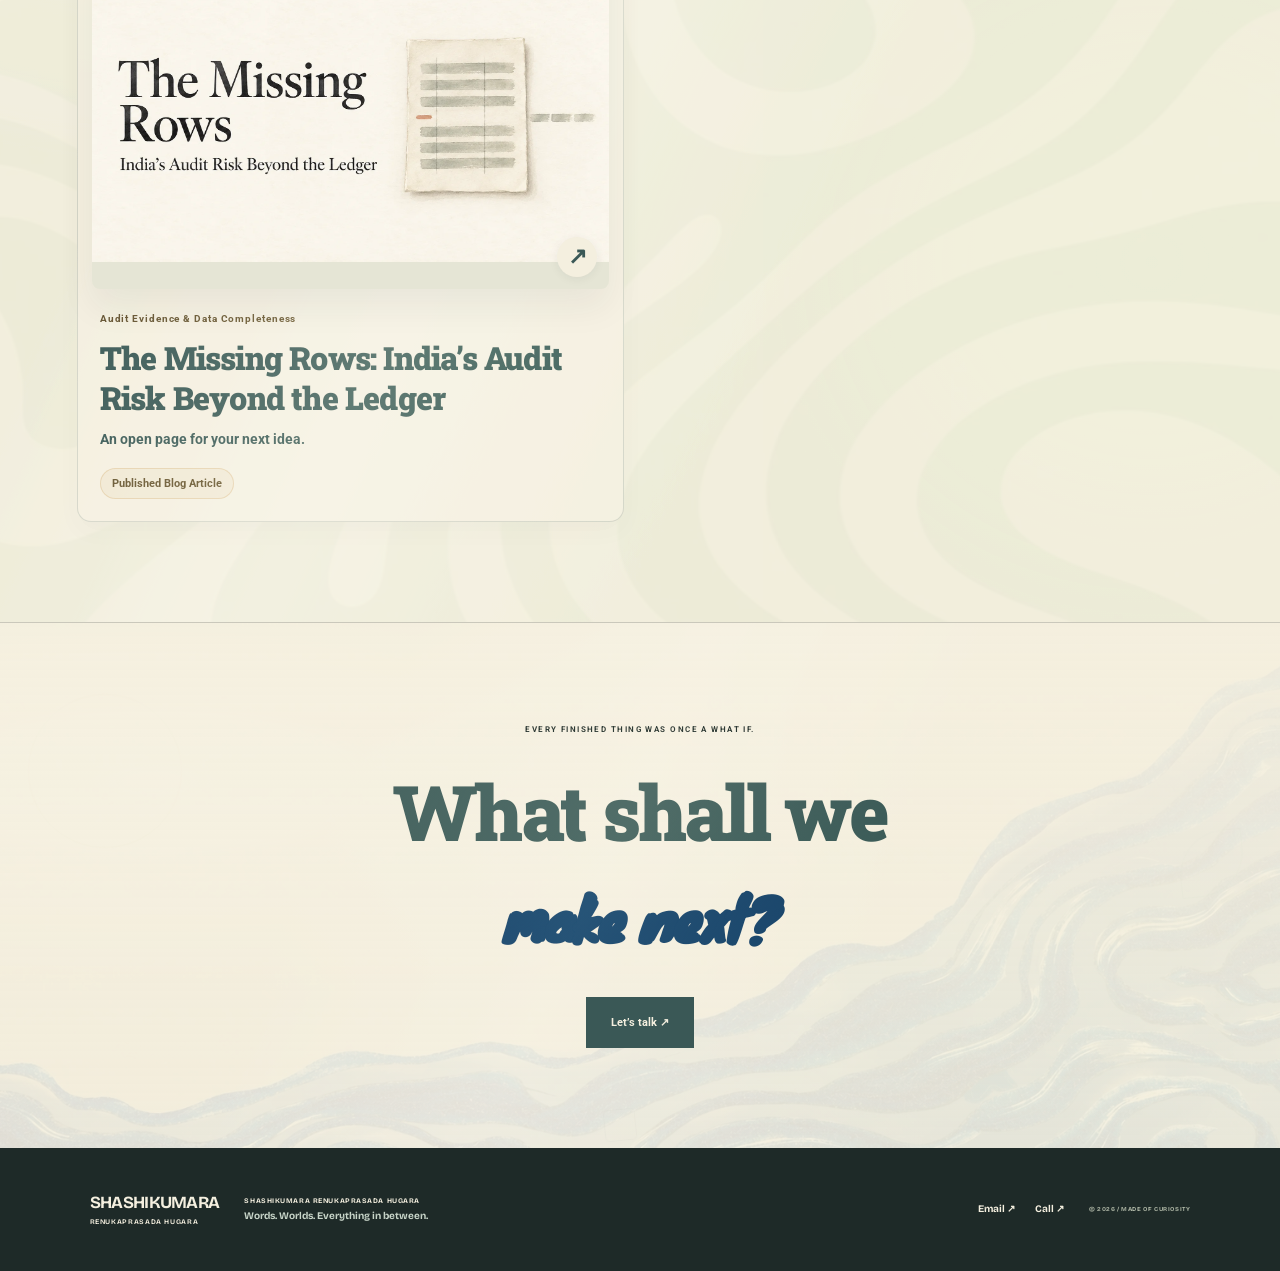
<file: blogs.html>
<!doctype html><html lang="en"><head><meta charset="utf-8"><meta name="viewport" content="width=device-width,initial-scale=1"><title>Ux/Ui & Product Design | SHASHIKUMARA RENUKAPRASADA HUGARA</title><meta name="description" content="Blogs and essays by SHASHIKUMARA RENUKAPRASADA HUGARA."><meta name="theme-color" content="#12282b"><meta property="og:title" content="Blogs & Essays | SHASHIKUMARA RENUKAPRASADA HUGARA"><meta property="og:description" content="Stories, considered experiences, and a curious perspective. Explore the work of SHASHIKUMARA RENUKAPRASADA HUGARA."><meta property="og:type" content="website"><link rel="icon" href="assets/mark.svg" type="image/svg+xml"><link rel="stylesheet" href="style.css?v=41"><link rel="stylesheet" href="revision.css?v=41"><link rel="stylesheet" href="immersive.css?v=41"><link rel="stylesheet" href="cinematic.css?v=41"><link rel="stylesheet" href="art-direction.css?v=41"><link rel="preload" href="assets/Knewave-Regular.ttf" as="font" type="font/ttf" crossorigin><script src="data.js?v=41" defer></script><script src="app.js?v=41" defer></script><script src="immersive.js?v=41" defer></script><script src="cinematic.js?v=41" defer></script><script src="art-direction.js?v=41" defer></script><script type="application/ld+json">{"@context":"https://schema.org","@type":"Person","name":"Shashikumara Renukaprasada Hugara","email":"shashikumarrh9945@gmail.com","telephone":"+917338044553","address":{"@type":"PostalAddress","addressRegion":"Karnataka","addressCountry":"IN"},"knowsAbout":["Writing","Product design","Data analytics"]}</script><link rel="stylesheet" href="drift.css?v=41"><script src="drift.js?v=41" defer></script><link rel="stylesheet" href="requested-type.css?v=41"><link rel="stylesheet" href="responsive.css?v=41"><link rel="stylesheet" href="entry.css?v=41"><script src="page-motion.js?v=41" defer></script><link rel="stylesheet" href="accounting.css?v=41"><link rel="stylesheet" href="final-polish.css?v=41"><link rel="stylesheet" href="depth-scenes.css?v=41"><script src="depth-scenes.js?v=41" defer></script></head><body data-view="work" data-default-realm="blogs" class="category-page">
<div class="journey-progress" aria-hidden="true"><i></i></div><a class="skip" href="#main">Skip to content</a>
<header class="navigation"><a class="brand personal-brand" href="./" aria-label="Shashikumara home"><span>SHASHIKUMARA</span><span>RENUKAPRASADA HUGARA</span></a><nav aria-label="Main navigation"><a href="./#origin">The origin</a><a href="work.html">Universe of work <span aria-hidden="true">↗</span></a><a href="./#gallery">My approach</a></nav><a class="nav-contact" href="mailto:shashikumarrh9945@gmail.com">Let’s create <span aria-hidden="true">↗</span></a><button class="menu-toggle" aria-label="Open navigation" aria-expanded="false">☰</button></header>
<main id="main">
<div id="home-view" hidden>
<section class="threshold personal-hero" aria-labelledby="hero-title"><div class="background-scene"><div class="background-layer hero-wave" data-image="waves" style="background-image:url(assets/blue-waves.webp)"></div><div class="background-layer hero-sun" data-image="sun" style="background-image:url(assets/blue-circle-transparent.webp)"></div><div class="hero-paper"></div><div class="sea-swell swell-a" aria-hidden="true"></div><div class="sea-swell swell-b" aria-hidden="true"></div><div class="sea-swell swell-c" aria-hidden="true"></div></div><div class="hero-topline"><span>THE CREATIVE PRACTICE OF</span><span>KARNATAKA, INDIA / OPEN TO POSSIBILITIES</span></div><div class="hero-title-wrap"><p class="eyebrow" data-text="heroEyebrow"></p><h1 id="hero-title"><span data-text="heroLine"></span><em data-text="heroItalic"></em></h1><p class="hero-note" data-text="heroNote"></p><div class="hero-actions"><a class="button" href="work.html">Explore my work <span aria-hidden="true">↗</span></a><a class="hero-about" href="#origin">The person behind it →</a></div></div><div class="hero-margin-note">WORDS. WORLDS.<br>EVERYTHING IN BETWEEN.</div><div class="hero-bottom"><p>A PERSONAL SPACE FOR IDEAS WITH PURPOSE.</p><span>SCROLL TO DISCOVER ↓</span></div></section>
<div id="sections">
<section id="origin" class="origin section" data-section="origin"><div class="section-label"><span>01 / THE ORIGIN</span><span>ABOUT ME</span></div><div class="origin-grid"><figure class="portrait-composition reveal"><div class="portrait-disc"></div><div class="portrait-dream" aria-hidden="true"></div><div class="portrait-gloss" aria-hidden="true"></div><div class="portrait-prism" aria-hidden="true"></div><div class="portrait-aura" aria-hidden="true"></div><div class="portrait-screen-shade" aria-hidden="true"></div><div class="portrait-screen-glow" aria-hidden="true"></div><span class="portrait-coordinate" aria-hidden="true">STILL CURIOUS.<br>ALWAYS BECOMING.</span><div class="portrait-orbit orbit-a" aria-hidden="true"></div><div class="portrait-orbit orbit-b" aria-hidden="true"></div><span class="portrait-satellite satellite-a" aria-hidden="true">✳</span><picture class="portrait-responsive"><img data-image="portrait" src="assets/about-preview.webp" alt="Portrait of SHASHIKUMARA RENUKAPRASADA HUGARA" width="1733" height="907" loading="lazy"></picture><figcaption>SHASHIKUMARA RENUKAPRASADA HUGARA</figcaption></figure><div class="origin-copy reveal"><span class="origin-side-note" aria-hidden="true">STORIES. DESIGN. DISCOVERY.</span><p class="tiny">SHASHIKUMARA RENUKAPRASADA HUGARA / THE PERSON BEHIND THE WORLDS</p><h2 data-text="originTitle">One person.<br>Many possible worlds.</h2><p data-text="originBody"></p><p data-text="originSecond"></p><div class="signature">SHASHIKUMARA RENUKAPRASADA HUGARA</div></div></div></section>
<section id="portals" class="portals section" data-section="portals"><div class="scene-motes" aria-hidden="true"><i></i><i></i><i></i></div><div class="background-layer portal-scenery" data-image="categoryCanopy" style="background-image:url(assets/canopy-final.webp)" aria-hidden="true"></div><div class="section-label"><span>02 / CHOOSE A REALM</span><span>DIFFERENT DOORS. THE SAME CURIOSITY.</span></div><div class="portals-intro reveal"><h2>Where shall we<br><em>wander next?</em></h2><p>Some doors open into stories.<br>Some open into things that could exist.<br>Choose the one that calls to you.</p></div><div class="portal-grid"><a class="portal portal-words reveal" href="books.html"><span class="portal-no">01 /</span><span class="portal-glyph" aria-hidden="true">Aa</span><div><small>WORDS THAT STAY</small><h3>The book realm</h3><p>Fiction, plays, and human possibilities.</p></div><span class="portal-arrow" aria-hidden="true">↗</span></a><a class="portal portal-accounting reveal" href="accounting.html"><span class="portal-no">02 /</span><span class="portal-glyph" aria-hidden="true">≋</span><div><small>DETAILS THAT ADD UP</small><h3>The accounting realm</h3><p>Reconciliations, reporting, and financial clarity.</p></div><span class="portal-arrow" aria-hidden="true">↗</span></a><a class="portal portal-products reveal" href="content-analysis.html"><span class="portal-no">03 /</span><span class="portal-glyph" aria-hidden="true">↗</span><div><small>IDEAS GIVEN FORM</small><h3>Content & UX/UI</h3><p>Experiences imagined with purpose.</p></div><span class="portal-arrow" aria-hidden="true">↗</span></a><a class="portal portal-data reveal" href="blogs.html"><span class="portal-no">04 /</span><span class="portal-glyph" aria-hidden="true">▥</span><div><small>THOUGHTS WORTH SHARING</small><h3>The blog realm</h3><p>Essays, observations, and ideas to stay with.</p></div><span class="portal-arrow" aria-hidden="true">↗</span></a></div></section>
<section id="featured" class="featured section" data-section="featured"><div class="scene-motes" aria-hidden="true"><i></i><i></i><i></i></div><div class="background-layer feature-scenery" data-image="waves" style="background-image:url(assets/blue-waves.webp)" aria-hidden="true"></div><div class="scene-orbit" aria-hidden="true"></div><div class="section-label"><span>03 / WORLDS TAKING SHAPE</span><a href="blogs.html">READ THE BLOGS ↗</a></div><div class="featured-title reveal"><h2 data-text="workTitle"></h2><p data-text="workIntro"></p></div><div id="featured-grid" class="featured-grid"></div></section>
<section id="writing" class="writing section" data-section="writing"><div class="writing-text reveal"><p class="eyebrow">04 / THE UNWRITTEN</p><h2 data-text="writingTitle"></h2><p data-text="writingBody"></p><a class="button button-light" href="books.html">Step into the stories <span aria-hidden="true">↗</span></a></div><div class="writing-art" aria-hidden="true"><div class="background-layer writing-scenery" data-image="yellow" style="background-image:url(assets/yellow-lines.webp)"></div><div class="writing-words">A WORD.<br>A WORLD.<br>A WAY IN.</div></div></section>
<section id="gallery" class="gallery section practice" data-section="gallery"><div class="background-layer practice-scenery" data-image="purple" style="background-image:url(assets/purple-contours.webp)" aria-hidden="true"></div><div class="section-label"><span>05 / HOW I WORK</span><span>IMAGINATION WITH INTENTION</span></div><div class="gallery-title reveal"><h2>LOOK CLOSER.<br>THINK FURTHER.</h2><p>A little curiosity can change the question.<br>A considered decision can change the experience.</p></div><div class="practice-grid"><article><span>01 / UNDERSTAND</span><h3>Start with people.</h3><p>Ask what matters, listen to the context, and understand the real question before chasing a solution.</p></article><article><span>02 / EXPLORE</span><h3>Make possibilities visible.</h3><p>Use words, sketches, journeys, and data to give an idea enough form to question it.</p></article><article><span>03 / REFINE</span><h3>Give every detail a reason.</h3><p>Keep the useful. Rework the unclear. Let evidence and careful judgement shape what comes next.</p></article></div></section>
<section id="contact" class="contact section" data-section="contact"><div class="background-layer contact-scenery" data-image="green" style="background-image:url(assets/green-contours.webp)" aria-hidden="true"></div><div class="contact-light" aria-hidden="true"></div><div class="section-label"><span>06 / AN OPEN DOOR</span><span>LET’S FOLLOW THE WHAT IF.</span></div><div class="contact-main"><div class="reveal"><h2 data-text="contactTitle"></h2><p data-text="contactBody"></p><a class="contact-email" href="mailto:shashikumarrh9945@gmail.com">shashikumarrh9945@gmail.com <span aria-hidden="true">↗</span></a></div><div class="contact-compass" aria-hidden="true"><span>LET’S CREATE</span><i></i><b>✳</b></div></div><div class="contact-details"><a href="tel:+917338044553">+91 73380 44553</a><span>Karnataka, India</span><a href="mailto:shashikumarrh9945@gmail.com?subject=Let%27s%20create%20something">Begin a conversation ↗</a></div></section>
</div></div>
<div id="work-view"><section class="work-intro section"><div class="scene-motes" aria-hidden="true"><i></i><i></i><i></i></div><div class="background-layer work-sky" data-image="purple" style="background-image:url(assets/purple-contours.webp)" aria-hidden="true"></div><div class="work-orbit" aria-hidden="true"></div><a class="back-link" href="./">← Back to the universe</a><p class="eyebrow">BLOGS & ESSAYS</p><h1>A thought takes root.<br><em>A story unfolds.</em></h1><p>Essays, observations, and ideas worth staying with. A place for words to wander a little further.</p><nav class="accounting-breadcrumb category-navigation" aria-label="Project categories"><a href="books.html">Books</a><a href="accounting.html">Accounting projects</a><a href="content-analysis.html">Content Analysis & UX/UI</a><a href="blogs.html">Blogs</a></nav><p class="work-status" role="status" id="work-status"></p></section><div class="work-field"><div class="background-layer work-landscape" data-image="green" style="background-image:url(assets/green-contours.webp)" aria-hidden="true"></div><div class="all-projects section" id="all-projects"></div><div id="blogs-empty" class="section blogs-empty" hidden><p class="eyebrow">THE NEXT PAGE IS STILL OPEN</p><h2>Some stories<br><em>take their time.</em></h2><p>New writing will appear here.</p></div></div><section class="work-outro section"><div class="scene-motes" aria-hidden="true"><i></i><i></i><i></i></div><div class="background-layer outro-scenery" data-image="waves" style="background-image:url(assets/blue-waves.webp)" aria-hidden="true"></div><p>EVERY FINISHED THING WAS ONCE A WHAT IF.</p><h2>What shall we<br><em>make next?</em></h2><a class="button" href="mailto:shashikumarrh9945@gmail.com">Let’s talk ↗</a></section></div>
</main>
<footer><a class="brand personal-brand" href="./"><span>SHASHIKUMARA</span><span>RENUKAPRASADA HUGARA</span></a><p>SHASHIKUMARA RENUKAPRASADA HUGARA<br><span>Words. Worlds. Everything in between.</span></p><div><a href="mailto:shashikumarrh9945@gmail.com">Email ↗</a><a href="tel:+917338044553">Call ↗</a></div><small>© <span id="year">2026</span> / MADE OF CURIOSITY</small></footer>


<dialog id="project-dialog" aria-labelledby="project-dialog-title"><button class="dialog-close" aria-label="Close project">×</button><div id="project-dialog-body"></div></dialog>

<div id="toast" role="status"></div>
<noscript><style>#entrance{display:none}.reveal{opacity:1!important;transform:none!important}#motion{display:none}</style><p class="noscript-note">JavaScript enables the project cards and animations. The story and contact links remain available.</p></noscript>
</body></html>
</file>
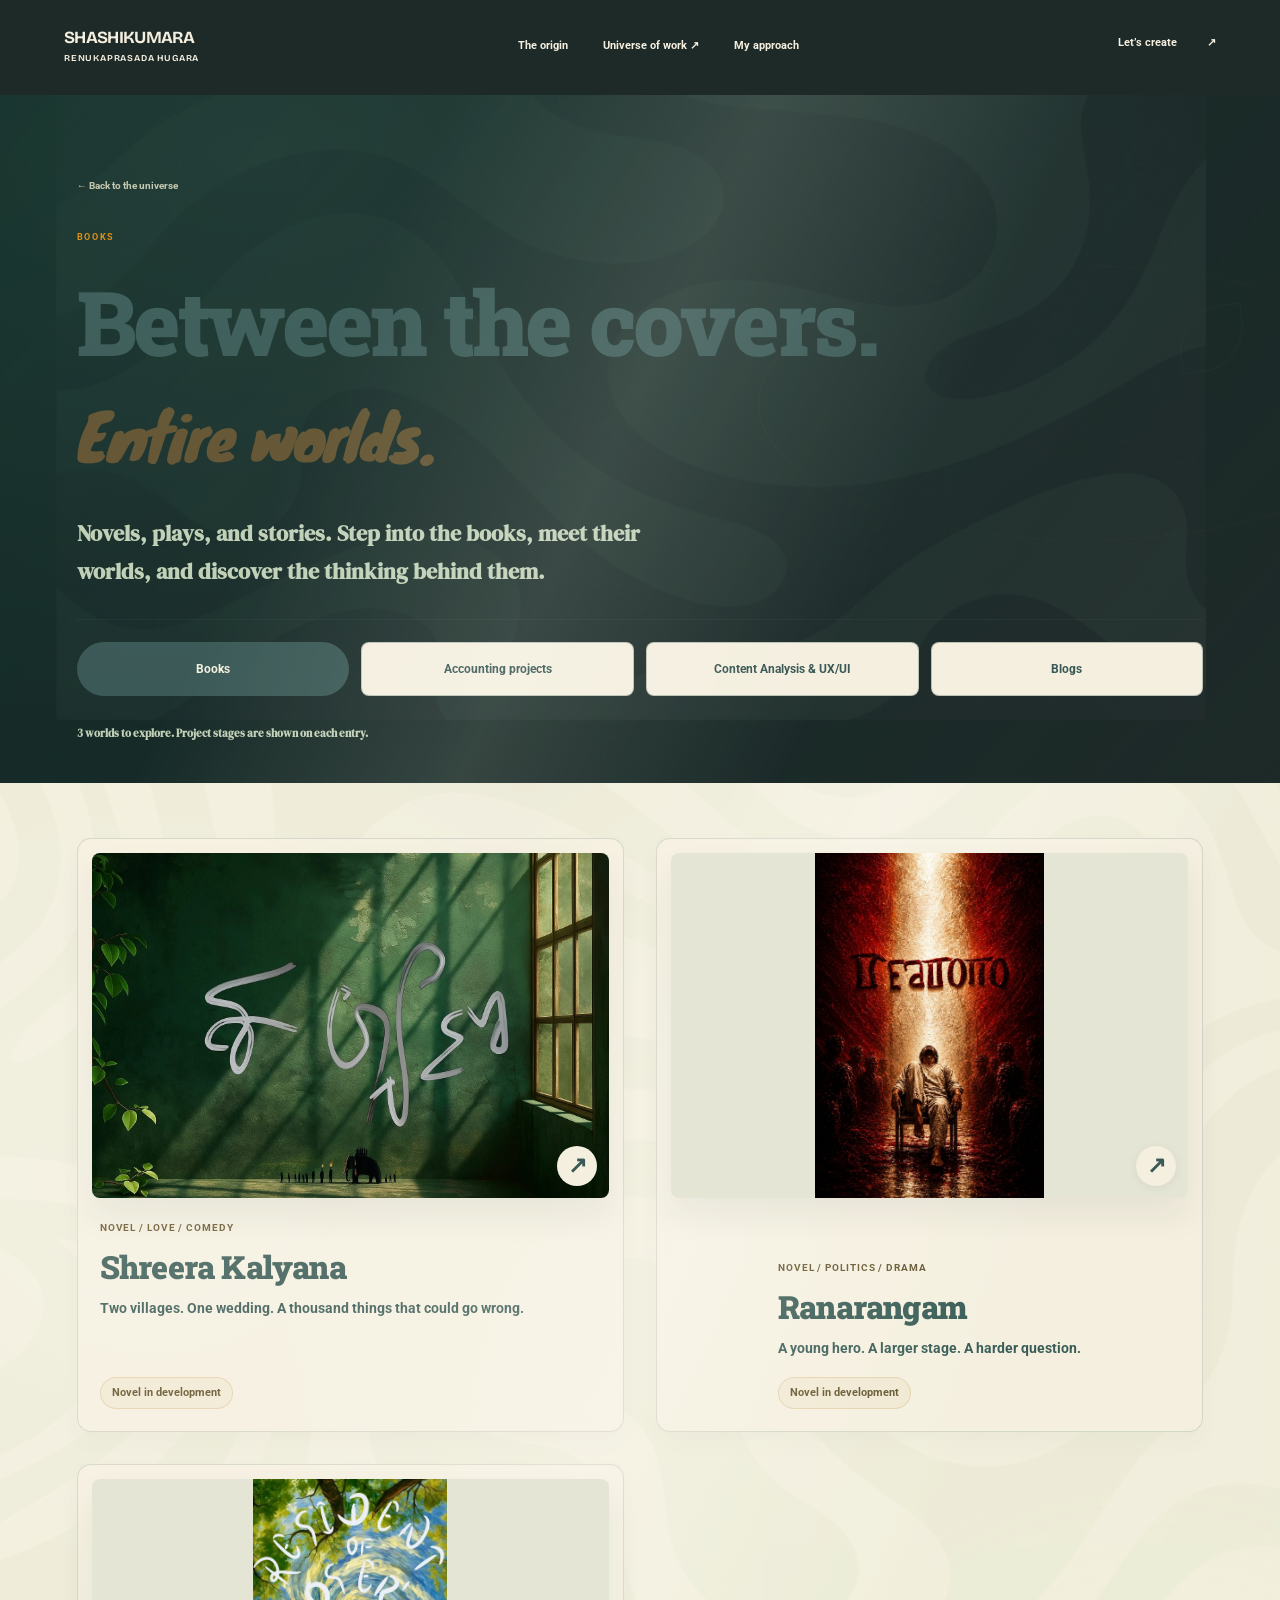
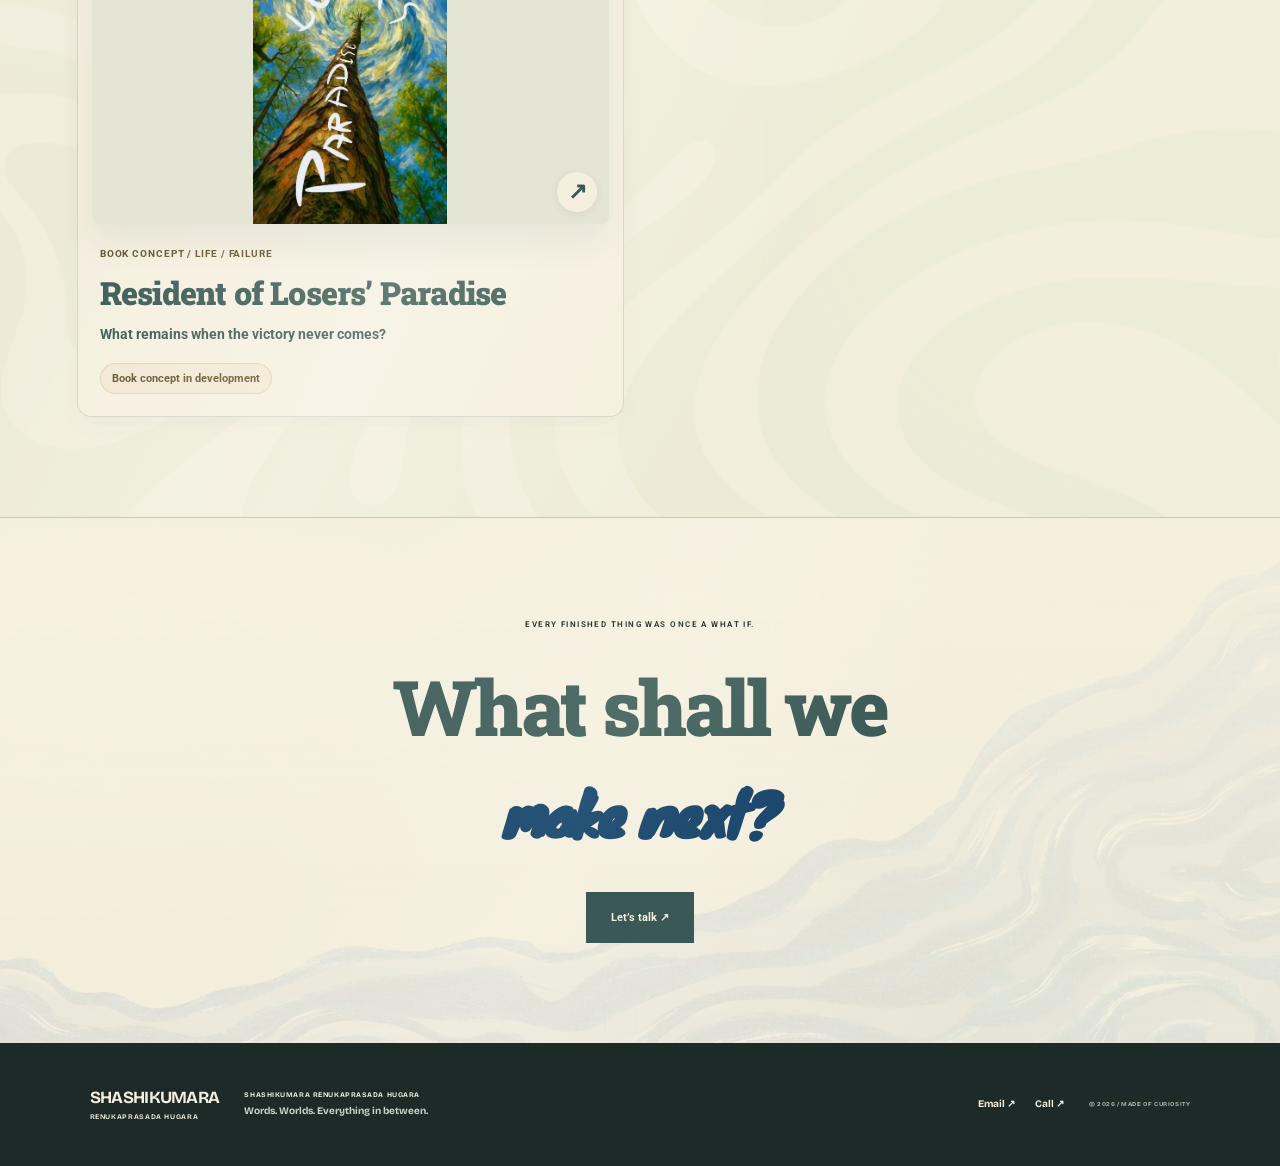
<file: books.html>
<!doctype html><html lang="en"><head><meta charset="utf-8"><meta name="viewport" content="width=device-width,initial-scale=1"><title>Books | SHASHIKUMARA RENUKAPRASADA HUGARA</title><meta name="description" content="Books and stories by SHASHIKUMARA RENUKAPRASADA HUGARA."><meta name="theme-color" content="#12282b"><meta property="og:title" content="Books | SHASHIKUMARA RENUKAPRASADA HUGARA"><meta property="og:description" content="Stories, considered experiences, and a curious perspective. Explore the work of SHASHIKUMARA RENUKAPRASADA HUGARA."><meta property="og:type" content="website"><link rel="icon" href="assets/mark.svg" type="image/svg+xml"><link rel="stylesheet" href="style.css?v=41"><link rel="stylesheet" href="revision.css?v=41"><link rel="stylesheet" href="immersive.css?v=41"><link rel="stylesheet" href="cinematic.css?v=41"><link rel="stylesheet" href="art-direction.css?v=41"><link rel="preload" href="assets/Knewave-Regular.ttf" as="font" type="font/ttf" crossorigin><script src="data.js?v=41" defer></script><script src="app.js?v=41" defer></script><script src="immersive.js?v=41" defer></script><script src="cinematic.js?v=41" defer></script><script src="art-direction.js?v=41" defer></script><script type="application/ld+json">{"@context":"https://schema.org","@type":"Person","name":"Shashikumara Renukaprasada Hugara","email":"shashikumarrh9945@gmail.com","telephone":"+917338044553","address":{"@type":"PostalAddress","addressRegion":"Karnataka","addressCountry":"IN"},"knowsAbout":["Writing","Product design","Data analytics"]}</script><link rel="stylesheet" href="drift.css?v=41"><script src="drift.js?v=41" defer></script><link rel="stylesheet" href="requested-type.css?v=41"><link rel="stylesheet" href="responsive.css?v=41"><link rel="stylesheet" href="entry.css?v=41"><script src="page-motion.js?v=41" defer></script><link rel="stylesheet" href="accounting.css?v=41"><link rel="stylesheet" href="final-polish.css?v=41"><link rel="stylesheet" href="depth-scenes.css?v=41"><script src="depth-scenes.js?v=41" defer></script></head><body data-view="work" data-default-realm="writing" class="category-page">
<div class="journey-progress" aria-hidden="true"><i></i></div><a class="skip" href="#main">Skip to content</a>
<header class="navigation"><a class="brand personal-brand" href="./" aria-label="Shashikumara home"><span>SHASHIKUMARA</span><span>RENUKAPRASADA HUGARA</span></a><nav aria-label="Main navigation"><a href="./#origin">The origin</a><a href="work.html">Universe of work <span aria-hidden="true">↗</span></a><a href="./#gallery">My approach</a></nav><a class="nav-contact" href="mailto:shashikumarrh9945@gmail.com">Let’s create <span aria-hidden="true">↗</span></a><button class="menu-toggle" aria-label="Open navigation" aria-expanded="false">☰</button></header>
<main id="main">
<div id="home-view" hidden>
<section class="threshold personal-hero" aria-labelledby="hero-title"><div class="background-scene"><div class="background-layer hero-wave" data-image="waves" style="background-image:url(assets/blue-waves.webp)"></div><div class="background-layer hero-sun" data-image="sun" style="background-image:url(assets/blue-circle-transparent.webp)"></div><div class="hero-paper"></div><div class="sea-swell swell-a" aria-hidden="true"></div><div class="sea-swell swell-b" aria-hidden="true"></div><div class="sea-swell swell-c" aria-hidden="true"></div></div><div class="hero-topline"><span>THE CREATIVE PRACTICE OF</span><span>KARNATAKA, INDIA / OPEN TO POSSIBILITIES</span></div><div class="hero-title-wrap"><p class="eyebrow" data-text="heroEyebrow"></p><h1 id="hero-title"><span data-text="heroLine"></span><em data-text="heroItalic"></em></h1><p class="hero-note" data-text="heroNote"></p><div class="hero-actions"><a class="button" href="work.html">Explore my work <span aria-hidden="true">↗</span></a><a class="hero-about" href="#origin">The person behind it →</a></div></div><div class="hero-margin-note">WORDS. WORLDS.<br>EVERYTHING IN BETWEEN.</div><div class="hero-bottom"><p>A PERSONAL SPACE FOR IDEAS WITH PURPOSE.</p><span>SCROLL TO DISCOVER ↓</span></div></section>
<div id="sections">
<section id="origin" class="origin section" data-section="origin"><div class="section-label"><span>01 / THE ORIGIN</span><span>ABOUT ME</span></div><div class="origin-grid"><figure class="portrait-composition reveal"><div class="portrait-disc"></div><div class="portrait-dream" aria-hidden="true"></div><div class="portrait-gloss" aria-hidden="true"></div><div class="portrait-prism" aria-hidden="true"></div><div class="portrait-aura" aria-hidden="true"></div><div class="portrait-screen-shade" aria-hidden="true"></div><div class="portrait-screen-glow" aria-hidden="true"></div><span class="portrait-coordinate" aria-hidden="true">STILL CURIOUS.<br>ALWAYS BECOMING.</span><div class="portrait-orbit orbit-a" aria-hidden="true"></div><div class="portrait-orbit orbit-b" aria-hidden="true"></div><span class="portrait-satellite satellite-a" aria-hidden="true">✳</span><picture class="portrait-responsive"><img data-image="portrait" src="assets/about-preview.webp" alt="Portrait of SHASHIKUMARA RENUKAPRASADA HUGARA" width="1733" height="907" loading="lazy"></picture><figcaption>SHASHIKUMARA RENUKAPRASADA HUGARA</figcaption></figure><div class="origin-copy reveal"><span class="origin-side-note" aria-hidden="true">STORIES. DESIGN. DISCOVERY.</span><p class="tiny">SHASHIKUMARA RENUKAPRASADA HUGARA / THE PERSON BEHIND THE WORLDS</p><h2 data-text="originTitle">One person.<br>Many possible worlds.</h2><p data-text="originBody"></p><p data-text="originSecond"></p><div class="signature">SHASHIKUMARA RENUKAPRASADA HUGARA</div></div></div></section>
<section id="portals" class="portals section" data-section="portals"><div class="scene-motes" aria-hidden="true"><i></i><i></i><i></i></div><div class="background-layer portal-scenery" data-image="categoryCanopy" style="background-image:url(assets/canopy-final.webp)" aria-hidden="true"></div><div class="section-label"><span>02 / CHOOSE A REALM</span><span>DIFFERENT DOORS. THE SAME CURIOSITY.</span></div><div class="portals-intro reveal"><h2>Where shall we<br><em>wander next?</em></h2><p>Some doors open into stories.<br>Some open into things that could exist.<br>Choose the one that calls to you.</p></div><div class="portal-grid"><a class="portal portal-words reveal" href="books.html"><span class="portal-no">01 /</span><span class="portal-glyph" aria-hidden="true">Aa</span><div><small>WORDS THAT STAY</small><h3>The book realm</h3><p>Fiction, plays, and human possibilities.</p></div><span class="portal-arrow" aria-hidden="true">↗</span></a><a class="portal portal-accounting reveal" href="accounting.html"><span class="portal-no">02 /</span><span class="portal-glyph" aria-hidden="true">≋</span><div><small>DETAILS THAT ADD UP</small><h3>The accounting realm</h3><p>Reconciliations, reporting, and financial clarity.</p></div><span class="portal-arrow" aria-hidden="true">↗</span></a><a class="portal portal-products reveal" href="content-analysis.html"><span class="portal-no">03 /</span><span class="portal-glyph" aria-hidden="true">↗</span><div><small>IDEAS GIVEN FORM</small><h3>Content & UX/UI</h3><p>Experiences imagined with purpose.</p></div><span class="portal-arrow" aria-hidden="true">↗</span></a><a class="portal portal-data reveal" href="blogs.html"><span class="portal-no">04 /</span><span class="portal-glyph" aria-hidden="true">▥</span><div><small>THOUGHTS WORTH SHARING</small><h3>The blog realm</h3><p>Essays, observations, and ideas to stay with.</p></div><span class="portal-arrow" aria-hidden="true">↗</span></a></div></section>
<section id="featured" class="featured section" data-section="featured"><div class="scene-motes" aria-hidden="true"><i></i><i></i><i></i></div><div class="background-layer feature-scenery" data-image="waves" style="background-image:url(assets/blue-waves.webp)" aria-hidden="true"></div><div class="scene-orbit" aria-hidden="true"></div><div class="section-label"><span>03 / WORLDS TAKING SHAPE</span><a href="blogs.html">READ THE BLOGS ↗</a></div><div class="featured-title reveal"><h2 data-text="workTitle"></h2><p data-text="workIntro"></p></div><div id="featured-grid" class="featured-grid"></div></section>
<section id="writing" class="writing section" data-section="writing"><div class="writing-text reveal"><p class="eyebrow">04 / THE UNWRITTEN</p><h2 data-text="writingTitle"></h2><p data-text="writingBody"></p><a class="button button-light" href="books.html">Step into the stories <span aria-hidden="true">↗</span></a></div><div class="writing-art" aria-hidden="true"><div class="background-layer writing-scenery" data-image="yellow" style="background-image:url(assets/yellow-lines.webp)"></div><div class="writing-words">A WORD.<br>A WORLD.<br>A WAY IN.</div></div></section>
<section id="gallery" class="gallery section practice" data-section="gallery"><div class="background-layer practice-scenery" data-image="purple" style="background-image:url(assets/purple-contours.webp)" aria-hidden="true"></div><div class="section-label"><span>05 / HOW I WORK</span><span>IMAGINATION WITH INTENTION</span></div><div class="gallery-title reveal"><h2>LOOK CLOSER.<br>THINK FURTHER.</h2><p>A little curiosity can change the question.<br>A considered decision can change the experience.</p></div><div class="practice-grid"><article><span>01 / UNDERSTAND</span><h3>Start with people.</h3><p>Ask what matters, listen to the context, and understand the real question before chasing a solution.</p></article><article><span>02 / EXPLORE</span><h3>Make possibilities visible.</h3><p>Use words, sketches, journeys, and data to give an idea enough form to question it.</p></article><article><span>03 / REFINE</span><h3>Give every detail a reason.</h3><p>Keep the useful. Rework the unclear. Let evidence and careful judgement shape what comes next.</p></article></div></section>
<section id="contact" class="contact section" data-section="contact"><div class="background-layer contact-scenery" data-image="green" style="background-image:url(assets/green-contours.webp)" aria-hidden="true"></div><div class="contact-light" aria-hidden="true"></div><div class="section-label"><span>06 / AN OPEN DOOR</span><span>LET’S FOLLOW THE WHAT IF.</span></div><div class="contact-main"><div class="reveal"><h2 data-text="contactTitle"></h2><p data-text="contactBody"></p><a class="contact-email" href="mailto:shashikumarrh9945@gmail.com">shashikumarrh9945@gmail.com <span aria-hidden="true">↗</span></a></div><div class="contact-compass" aria-hidden="true"><span>LET’S CREATE</span><i></i><b>✳</b></div></div><div class="contact-details"><a href="tel:+917338044553">+91 73380 44553</a><span>Karnataka, India</span><a href="mailto:shashikumarrh9945@gmail.com?subject=Let%27s%20create%20something">Begin a conversation ↗</a></div></section>
</div></div>
<div id="work-view"><section class="work-intro section"><div class="scene-motes" aria-hidden="true"><i></i><i></i><i></i></div><div class="background-layer work-sky" data-image="purple" style="background-image:url(assets/purple-contours.webp)" aria-hidden="true"></div><div class="work-orbit" aria-hidden="true"></div><a class="back-link" href="./">← Back to the universe</a><p class="eyebrow">BOOKS</p><h1>Between the covers.<br><em>Entire worlds.</em></h1><p>Novels, plays, and stories. Step into the books, meet their worlds, and discover the thinking behind them.</p><nav class="accounting-breadcrumb category-navigation" aria-label="Project categories"><a href="books.html">Books</a><a href="accounting.html">Accounting projects</a><a href="content-analysis.html">Content Analysis & UX/UI</a><a href="blogs.html">Blogs</a></nav><p class="work-status" role="status" id="work-status"></p></section><div class="work-field"><div class="background-layer work-landscape" data-image="green" style="background-image:url(assets/green-contours.webp)" aria-hidden="true"></div><div class="all-projects section" id="all-projects"></div></div><section class="work-outro section"><div class="scene-motes" aria-hidden="true"><i></i><i></i><i></i></div><div class="background-layer outro-scenery" data-image="waves" style="background-image:url(assets/blue-waves.webp)" aria-hidden="true"></div><p>EVERY FINISHED THING WAS ONCE A WHAT IF.</p><h2>What shall we<br><em>make next?</em></h2><a class="button" href="mailto:shashikumarrh9945@gmail.com">Let’s talk ↗</a></section></div>
</main>
<footer><a class="brand personal-brand" href="./"><span>SHASHIKUMARA</span><span>RENUKAPRASADA HUGARA</span></a><p>SHASHIKUMARA RENUKAPRASADA HUGARA<br><span>Words. Worlds. Everything in between.</span></p><div><a href="mailto:shashikumarrh9945@gmail.com">Email ↗</a><a href="tel:+917338044553">Call ↗</a></div><small>© <span id="year">2026</span> / MADE OF CURIOSITY</small></footer>


<dialog id="project-dialog" aria-labelledby="project-dialog-title"><button class="dialog-close" aria-label="Close project">×</button><div id="project-dialog-body"></div></dialog>

<div id="toast" role="status"></div>
<noscript><style>#entrance{display:none}.reveal{opacity:1!important;transform:none!important}#motion{display:none}</style><p class="noscript-note">JavaScript enables the project cards and animations. The story and contact links remain available.</p></noscript>
</body></html>
</file>
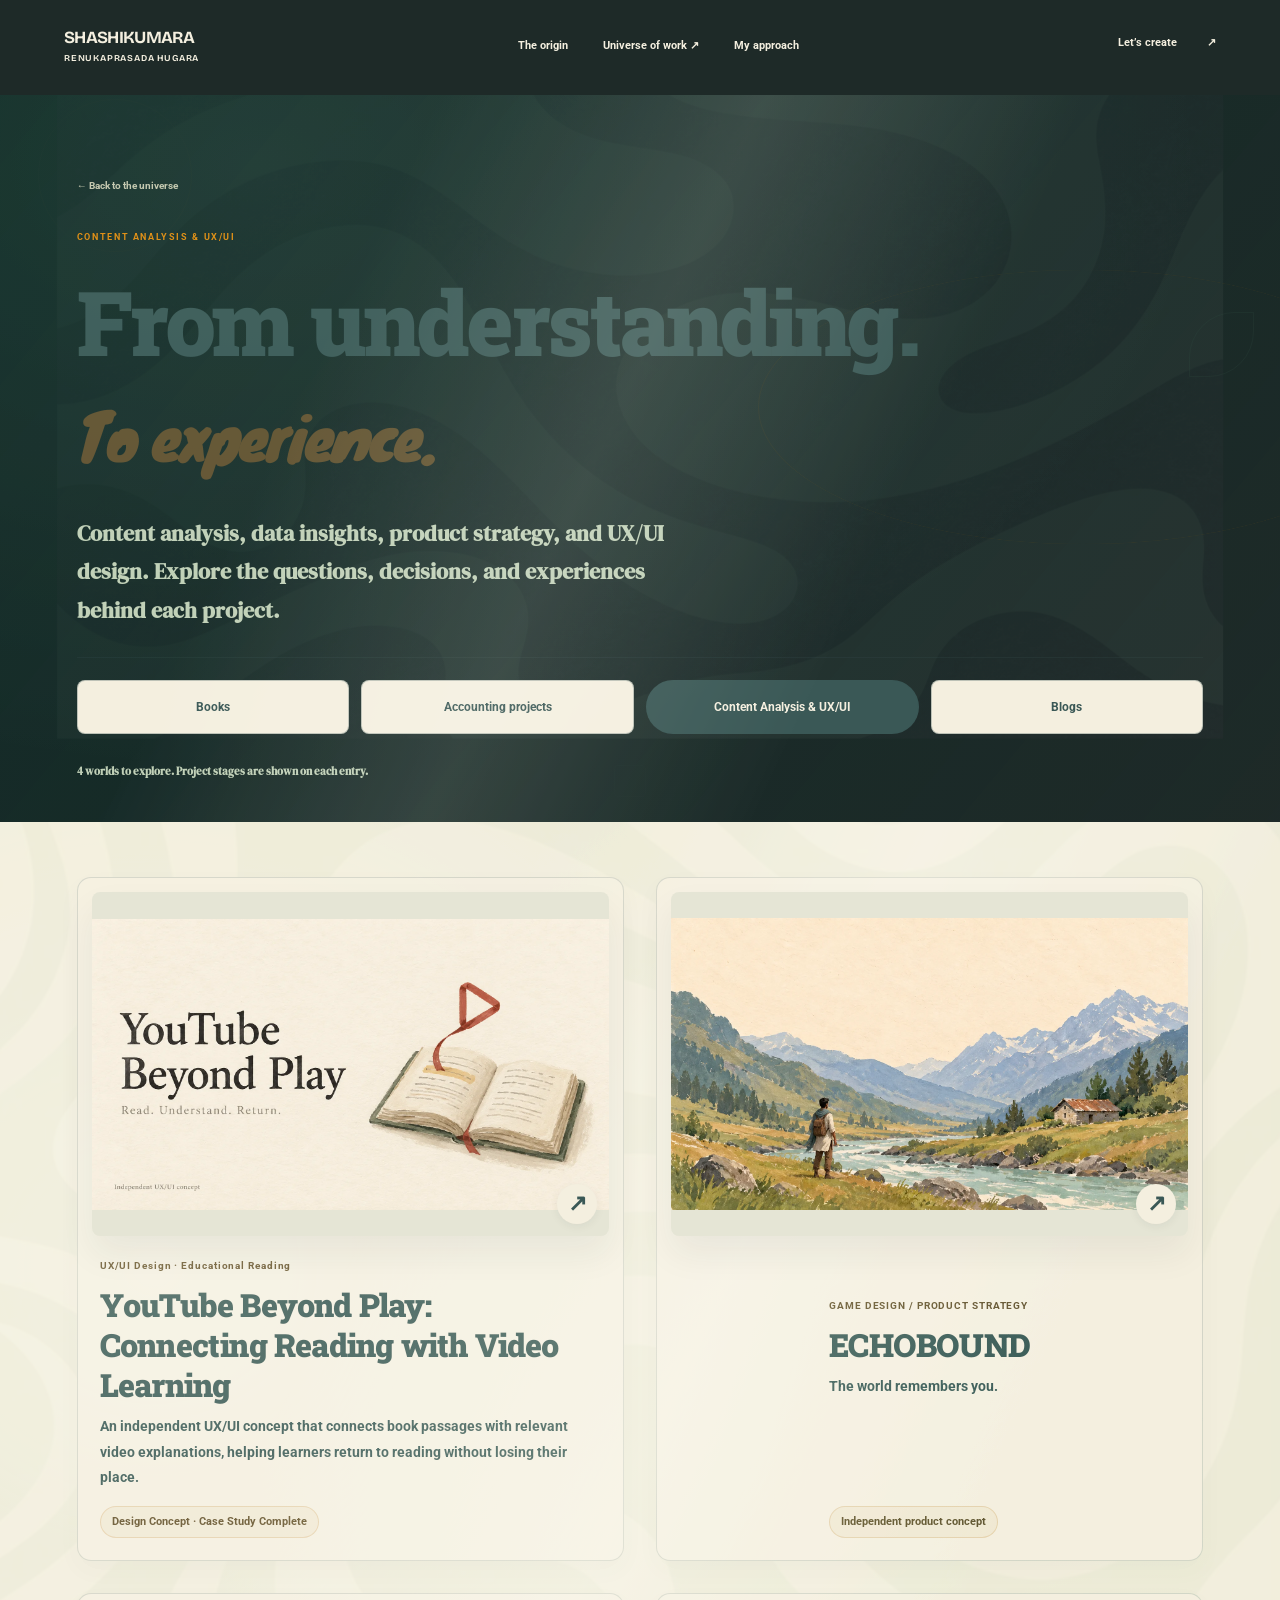
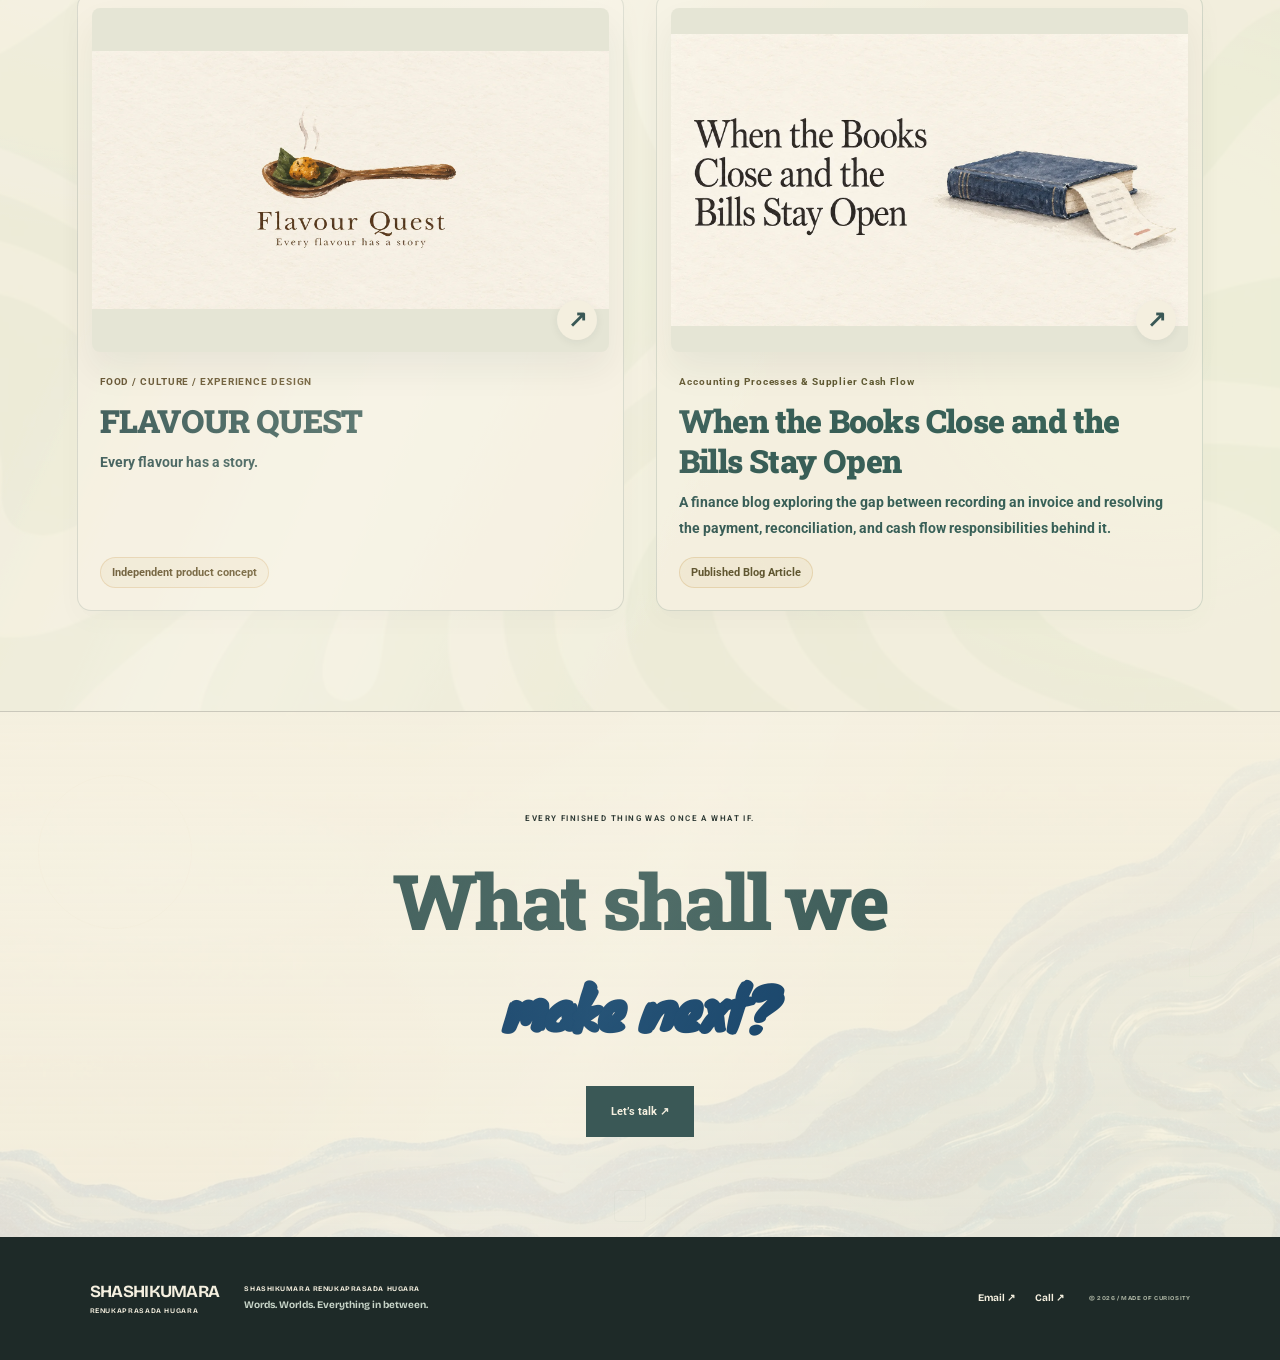
<file: content-analysis.html>
<!doctype html><html lang="en"><head><meta charset="utf-8"><meta name="viewport" content="width=device-width,initial-scale=1"><title>Content Analysis & UX/UI | SHASHIKUMARA RENUKAPRASADA HUGARA</title><meta name="description" content="Content analysis and UX/UI projects by SHASHIKUMARA RENUKAPRASADA HUGARA."><meta name="theme-color" content="#12282b"><meta property="og:title" content="Content Analysis & UX/UI | SHASHIKUMARA RENUKAPRASADA HUGARA"><meta property="og:description" content="Stories, considered experiences, and a curious perspective. Explore the work of SHASHIKUMARA RENUKAPRASADA HUGARA."><meta property="og:type" content="website"><link rel="icon" href="assets/mark.svg" type="image/svg+xml"><link rel="stylesheet" href="style.css?v=41"><link rel="stylesheet" href="revision.css?v=41"><link rel="stylesheet" href="immersive.css?v=41"><link rel="stylesheet" href="cinematic.css?v=41"><link rel="stylesheet" href="art-direction.css?v=41"><link rel="preload" href="assets/Knewave-Regular.ttf" as="font" type="font/ttf" crossorigin><script src="data.js?v=41" defer></script><script src="app.js?v=41" defer></script><script src="immersive.js?v=41" defer></script><script src="cinematic.js?v=41" defer></script><script src="art-direction.js?v=41" defer></script><script type="application/ld+json">{"@context":"https://schema.org","@type":"Person","name":"Shashikumara Renukaprasada Hugara","email":"shashikumarrh9945@gmail.com","telephone":"+917338044553","address":{"@type":"PostalAddress","addressRegion":"Karnataka","addressCountry":"IN"},"knowsAbout":["Writing","Product design","Data analytics"]}</script><link rel="stylesheet" href="drift.css?v=41"><script src="drift.js?v=41" defer></script><link rel="stylesheet" href="requested-type.css?v=41"><link rel="stylesheet" href="responsive.css?v=41"><link rel="stylesheet" href="entry.css?v=41"><script src="page-motion.js?v=41" defer></script><link rel="stylesheet" href="accounting.css?v=41"><link rel="stylesheet" href="final-polish.css?v=41"><link rel="stylesheet" href="depth-scenes.css?v=41"><script src="depth-scenes.js?v=41" defer></script></head><body data-view="work" data-default-realm="content-analysis" class="category-page">
<div class="journey-progress" aria-hidden="true"><i></i></div><a class="skip" href="#main">Skip to content</a>
<header class="navigation"><a class="brand personal-brand" href="./" aria-label="Shashikumara home"><span>SHASHIKUMARA</span><span>RENUKAPRASADA HUGARA</span></a><nav aria-label="Main navigation"><a href="./#origin">The origin</a><a href="work.html">Universe of work <span aria-hidden="true">↗</span></a><a href="./#gallery">My approach</a></nav><a class="nav-contact" href="mailto:shashikumarrh9945@gmail.com">Let’s create <span aria-hidden="true">↗</span></a><button class="menu-toggle" aria-label="Open navigation" aria-expanded="false">☰</button></header>
<main id="main">
<div id="home-view" hidden>
<section class="threshold personal-hero" aria-labelledby="hero-title"><div class="background-scene"><div class="background-layer hero-wave" data-image="waves" style="background-image:url(assets/blue-waves.webp)"></div><div class="background-layer hero-sun" data-image="sun" style="background-image:url(assets/blue-circle-transparent.webp)"></div><div class="hero-paper"></div><div class="sea-swell swell-a" aria-hidden="true"></div><div class="sea-swell swell-b" aria-hidden="true"></div><div class="sea-swell swell-c" aria-hidden="true"></div></div><div class="hero-topline"><span>THE CREATIVE PRACTICE OF</span><span>KARNATAKA, INDIA / OPEN TO POSSIBILITIES</span></div><div class="hero-title-wrap"><p class="eyebrow" data-text="heroEyebrow"></p><h1 id="hero-title"><span data-text="heroLine"></span><em data-text="heroItalic"></em></h1><p class="hero-note" data-text="heroNote"></p><div class="hero-actions"><a class="button" href="work.html">Explore my work <span aria-hidden="true">↗</span></a><a class="hero-about" href="#origin">The person behind it →</a></div></div><div class="hero-margin-note">WORDS. WORLDS.<br>EVERYTHING IN BETWEEN.</div><div class="hero-bottom"><p>A PERSONAL SPACE FOR IDEAS WITH PURPOSE.</p><span>SCROLL TO DISCOVER ↓</span></div></section>
<div id="sections">
<section id="origin" class="origin section" data-section="origin"><div class="section-label"><span>01 / THE ORIGIN</span><span>ABOUT ME</span></div><div class="origin-grid"><figure class="portrait-composition reveal"><div class="portrait-disc"></div><div class="portrait-dream" aria-hidden="true"></div><div class="portrait-gloss" aria-hidden="true"></div><div class="portrait-prism" aria-hidden="true"></div><div class="portrait-aura" aria-hidden="true"></div><div class="portrait-screen-shade" aria-hidden="true"></div><div class="portrait-screen-glow" aria-hidden="true"></div><span class="portrait-coordinate" aria-hidden="true">STILL CURIOUS.<br>ALWAYS BECOMING.</span><div class="portrait-orbit orbit-a" aria-hidden="true"></div><div class="portrait-orbit orbit-b" aria-hidden="true"></div><span class="portrait-satellite satellite-a" aria-hidden="true">✳</span><picture class="portrait-responsive"><img data-image="portrait" src="assets/about-preview.webp" alt="Portrait of SHASHIKUMARA RENUKAPRASADA HUGARA" width="1733" height="907" loading="lazy"></picture><figcaption>SHASHIKUMARA RENUKAPRASADA HUGARA</figcaption></figure><div class="origin-copy reveal"><span class="origin-side-note" aria-hidden="true">STORIES. DESIGN. DISCOVERY.</span><p class="tiny">SHASHIKUMARA RENUKAPRASADA HUGARA / THE PERSON BEHIND THE WORLDS</p><h2 data-text="originTitle">One person.<br>Many possible worlds.</h2><p data-text="originBody"></p><p data-text="originSecond"></p><div class="signature">SHASHIKUMARA RENUKAPRASADA HUGARA</div></div></div></section>
<section id="portals" class="portals section" data-section="portals"><div class="scene-motes" aria-hidden="true"><i></i><i></i><i></i></div><div class="background-layer portal-scenery" data-image="categoryCanopy" style="background-image:url(assets/canopy-final.webp)" aria-hidden="true"></div><div class="section-label"><span>02 / CHOOSE A REALM</span><span>DIFFERENT DOORS. THE SAME CURIOSITY.</span></div><div class="portals-intro reveal"><h2>Where shall we<br><em>wander next?</em></h2><p>Some doors open into stories.<br>Some open into things that could exist.<br>Choose the one that calls to you.</p></div><div class="portal-grid"><a class="portal portal-words reveal" href="books.html"><span class="portal-no">01 /</span><span class="portal-glyph" aria-hidden="true">Aa</span><div><small>WORDS THAT STAY</small><h3>The book realm</h3><p>Fiction, plays, and human possibilities.</p></div><span class="portal-arrow" aria-hidden="true">↗</span></a><a class="portal portal-accounting reveal" href="accounting.html"><span class="portal-no">02 /</span><span class="portal-glyph" aria-hidden="true">≋</span><div><small>DETAILS THAT ADD UP</small><h3>The accounting realm</h3><p>Reconciliations, reporting, and financial clarity.</p></div><span class="portal-arrow" aria-hidden="true">↗</span></a><a class="portal portal-products reveal" href="content-analysis.html"><span class="portal-no">03 /</span><span class="portal-glyph" aria-hidden="true">↗</span><div><small>IDEAS GIVEN FORM</small><h3>Content & UX/UI</h3><p>Experiences imagined with purpose.</p></div><span class="portal-arrow" aria-hidden="true">↗</span></a><a class="portal portal-data reveal" href="blogs.html"><span class="portal-no">04 /</span><span class="portal-glyph" aria-hidden="true">▥</span><div><small>THOUGHTS WORTH SHARING</small><h3>The blog realm</h3><p>Essays, observations, and ideas to stay with.</p></div><span class="portal-arrow" aria-hidden="true">↗</span></a></div></section>
<section id="featured" class="featured section" data-section="featured"><div class="scene-motes" aria-hidden="true"><i></i><i></i><i></i></div><div class="background-layer feature-scenery" data-image="waves" style="background-image:url(assets/blue-waves.webp)" aria-hidden="true"></div><div class="scene-orbit" aria-hidden="true"></div><div class="section-label"><span>03 / WORLDS TAKING SHAPE</span><a href="blogs.html">READ THE BLOGS ↗</a></div><div class="featured-title reveal"><h2 data-text="workTitle"></h2><p data-text="workIntro"></p></div><div id="featured-grid" class="featured-grid"></div></section>
<section id="writing" class="writing section" data-section="writing"><div class="writing-text reveal"><p class="eyebrow">04 / THE UNWRITTEN</p><h2 data-text="writingTitle"></h2><p data-text="writingBody"></p><a class="button button-light" href="books.html">Step into the stories <span aria-hidden="true">↗</span></a></div><div class="writing-art" aria-hidden="true"><div class="background-layer writing-scenery" data-image="yellow" style="background-image:url(assets/yellow-lines.webp)"></div><div class="writing-words">A WORD.<br>A WORLD.<br>A WAY IN.</div></div></section>
<section id="gallery" class="gallery section practice" data-section="gallery"><div class="background-layer practice-scenery" data-image="purple" style="background-image:url(assets/purple-contours.webp)" aria-hidden="true"></div><div class="section-label"><span>05 / HOW I WORK</span><span>IMAGINATION WITH INTENTION</span></div><div class="gallery-title reveal"><h2>LOOK CLOSER.<br>THINK FURTHER.</h2><p>A little curiosity can change the question.<br>A considered decision can change the experience.</p></div><div class="practice-grid"><article><span>01 / UNDERSTAND</span><h3>Start with people.</h3><p>Ask what matters, listen to the context, and understand the real question before chasing a solution.</p></article><article><span>02 / EXPLORE</span><h3>Make possibilities visible.</h3><p>Use words, sketches, journeys, and data to give an idea enough form to question it.</p></article><article><span>03 / REFINE</span><h3>Give every detail a reason.</h3><p>Keep the useful. Rework the unclear. Let evidence and careful judgement shape what comes next.</p></article></div></section>
<section id="contact" class="contact section" data-section="contact"><div class="background-layer contact-scenery" data-image="green" style="background-image:url(assets/green-contours.webp)" aria-hidden="true"></div><div class="contact-light" aria-hidden="true"></div><div class="section-label"><span>06 / AN OPEN DOOR</span><span>LET’S FOLLOW THE WHAT IF.</span></div><div class="contact-main"><div class="reveal"><h2 data-text="contactTitle"></h2><p data-text="contactBody"></p><a class="contact-email" href="mailto:shashikumarrh9945@gmail.com">shashikumarrh9945@gmail.com <span aria-hidden="true">↗</span></a></div><div class="contact-compass" aria-hidden="true"><span>LET’S CREATE</span><i></i><b>✳</b></div></div><div class="contact-details"><a href="tel:+917338044553">+91 73380 44553</a><span>Karnataka, India</span><a href="mailto:shashikumarrh9945@gmail.com?subject=Let%27s%20create%20something">Begin a conversation ↗</a></div></section>
</div></div>
<div id="work-view"><section class="work-intro section"><div class="scene-motes" aria-hidden="true"><i></i><i></i><i></i></div><div class="background-layer work-sky" data-image="purple" style="background-image:url(assets/purple-contours.webp)" aria-hidden="true"></div><div class="work-orbit" aria-hidden="true"></div><a class="back-link" href="./">← Back to the universe</a><p class="eyebrow">CONTENT ANALYSIS & UX/UI</p><h1>From understanding.<br><em>To experience.</em></h1><p>Content analysis, data insights, product strategy, and UX/UI design. Explore the questions, decisions, and experiences behind each project.</p><nav class="accounting-breadcrumb category-navigation" aria-label="Project categories"><a href="books.html">Books</a><a href="accounting.html">Accounting projects</a><a href="content-analysis.html">Content Analysis & UX/UI</a><a href="blogs.html">Blogs</a></nav><p class="work-status" role="status" id="work-status"></p></section><div class="work-field"><div class="background-layer work-landscape" data-image="green" style="background-image:url(assets/green-contours.webp)" aria-hidden="true"></div><div class="all-projects section" id="all-projects"></div></div><section class="work-outro section"><div class="scene-motes" aria-hidden="true"><i></i><i></i><i></i></div><div class="background-layer outro-scenery" data-image="waves" style="background-image:url(assets/blue-waves.webp)" aria-hidden="true"></div><p>EVERY FINISHED THING WAS ONCE A WHAT IF.</p><h2>What shall we<br><em>make next?</em></h2><a class="button" href="mailto:shashikumarrh9945@gmail.com">Let’s talk ↗</a></section></div>
</main>
<footer><a class="brand personal-brand" href="./"><span>SHASHIKUMARA</span><span>RENUKAPRASADA HUGARA</span></a><p>SHASHIKUMARA RENUKAPRASADA HUGARA<br><span>Words. Worlds. Everything in between.</span></p><div><a href="mailto:shashikumarrh9945@gmail.com">Email ↗</a><a href="tel:+917338044553">Call ↗</a></div><small>© <span id="year">2026</span> / MADE OF CURIOSITY</small></footer>


<dialog id="project-dialog" aria-labelledby="project-dialog-title"><button class="dialog-close" aria-label="Close project">×</button><div id="project-dialog-body"></div></dialog>

<div id="toast" role="status"></div>
<noscript><style>#entrance{display:none}.reveal{opacity:1!important;transform:none!important}#motion{display:none}</style><p class="noscript-note">JavaScript enables the project cards and animations. The story and contact links remain available.</p></noscript>
</body></html>
</file>
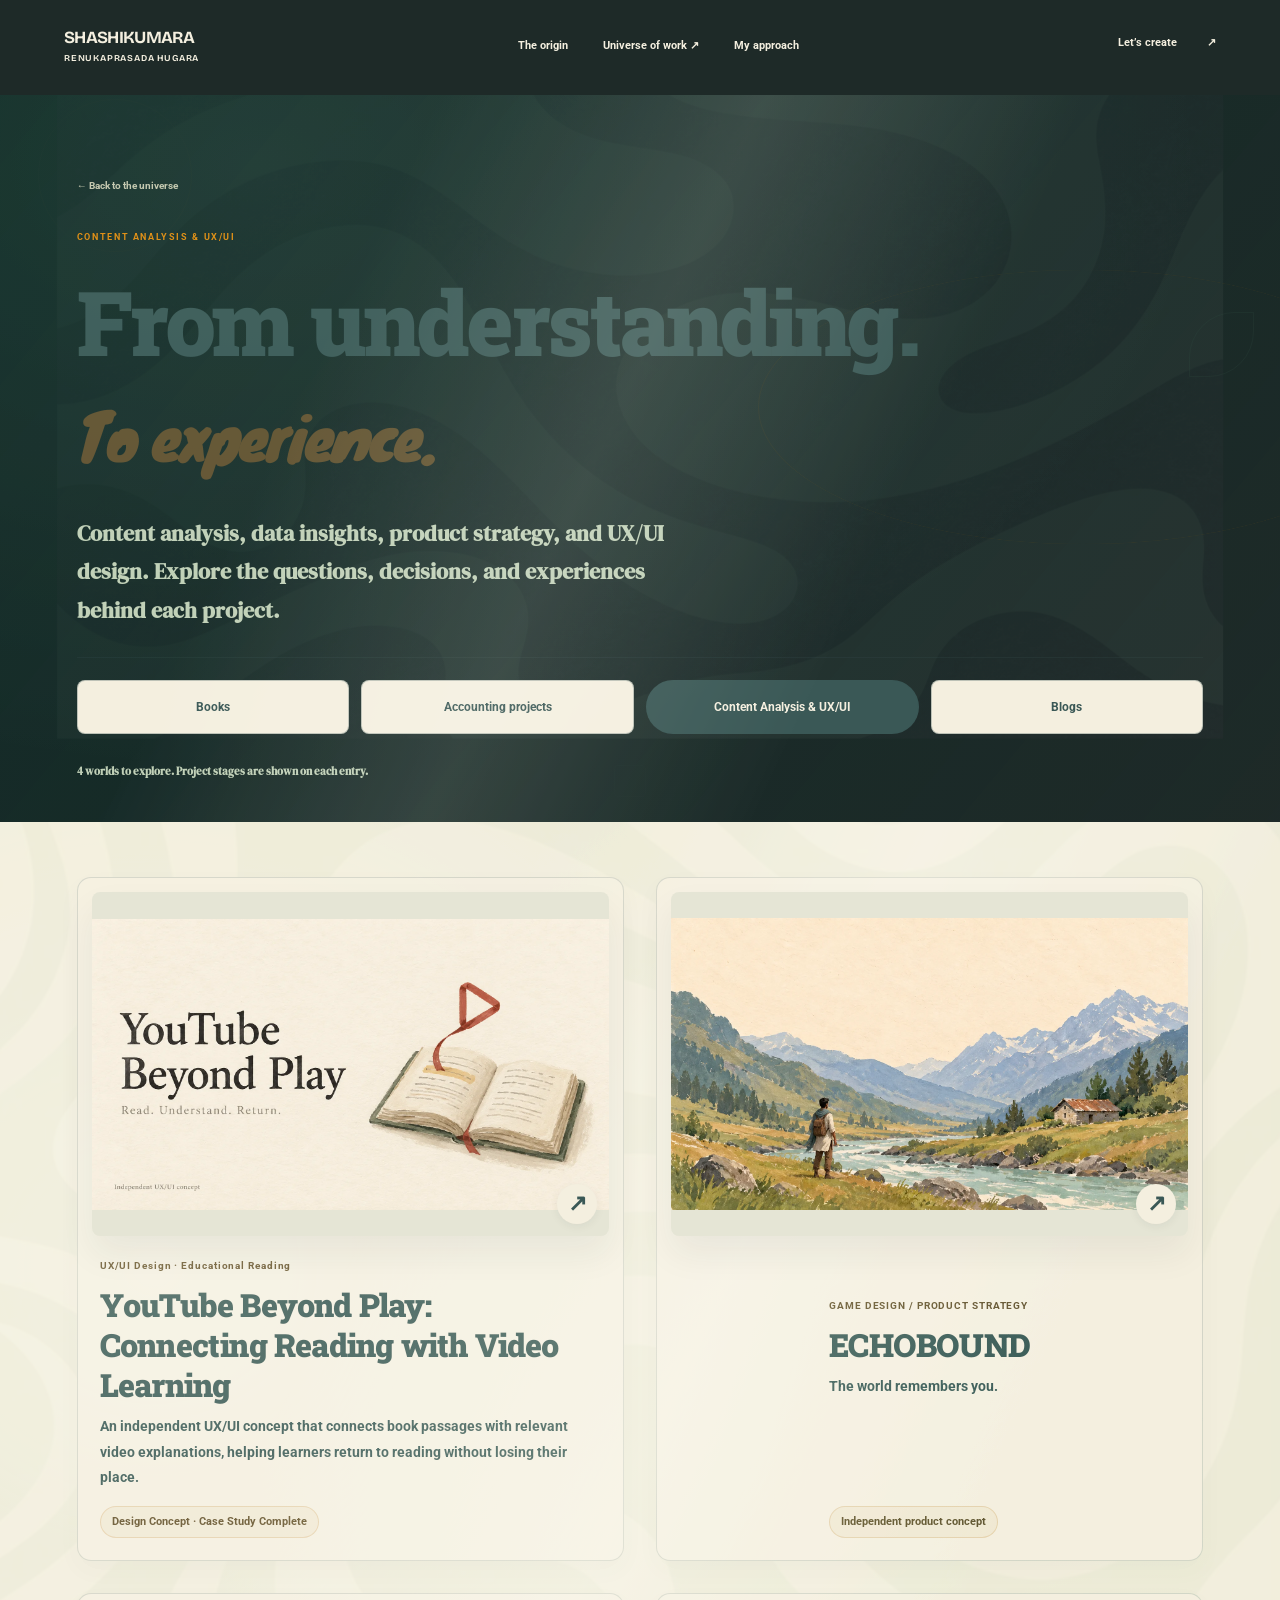
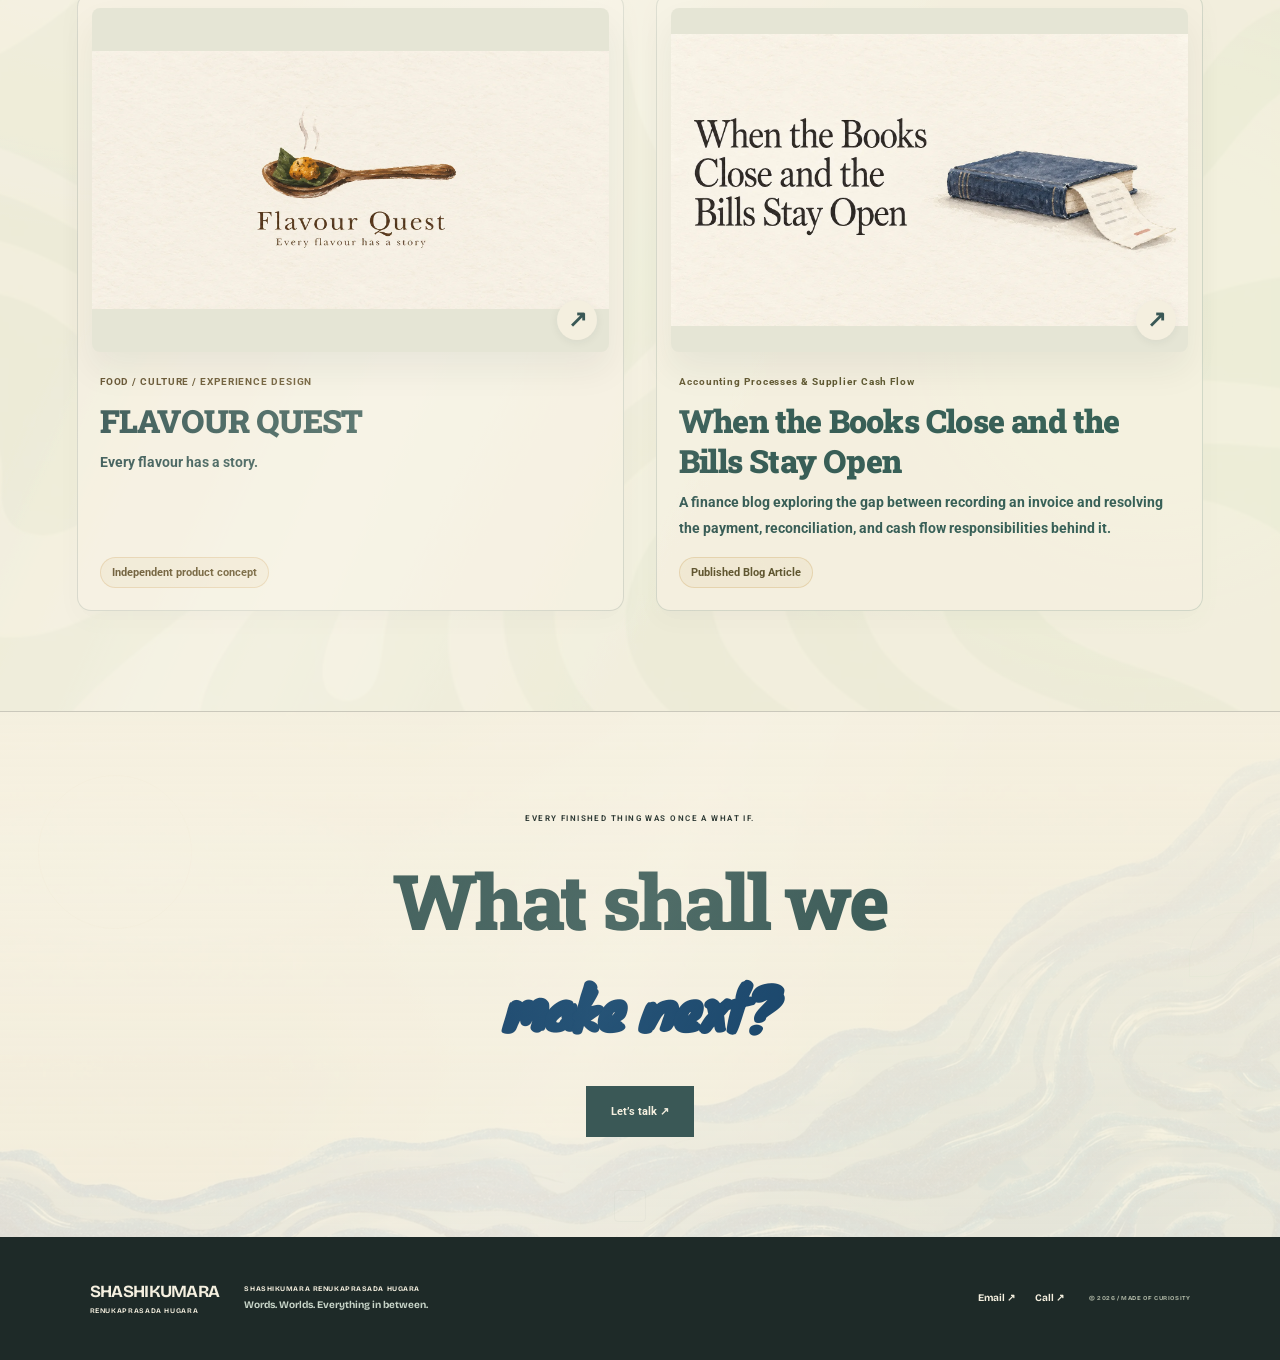
<file: ux-ui.html>
<!doctype html><html lang="en"><head><meta charset="utf-8"><meta name="viewport" content="width=device-width,initial-scale=1"><title>Content Analysis & UX/UI</title><script>location.replace('content-analysis.html'+location.search+location.hash)</script><link rel="stylesheet" href="depth-scenes.css?v=41"><script src="depth-scenes.js?v=41" defer></script></head><body><a href="content-analysis.html">Continue to Content Analysis &amp; UX/UI</a></body></html>
</file>
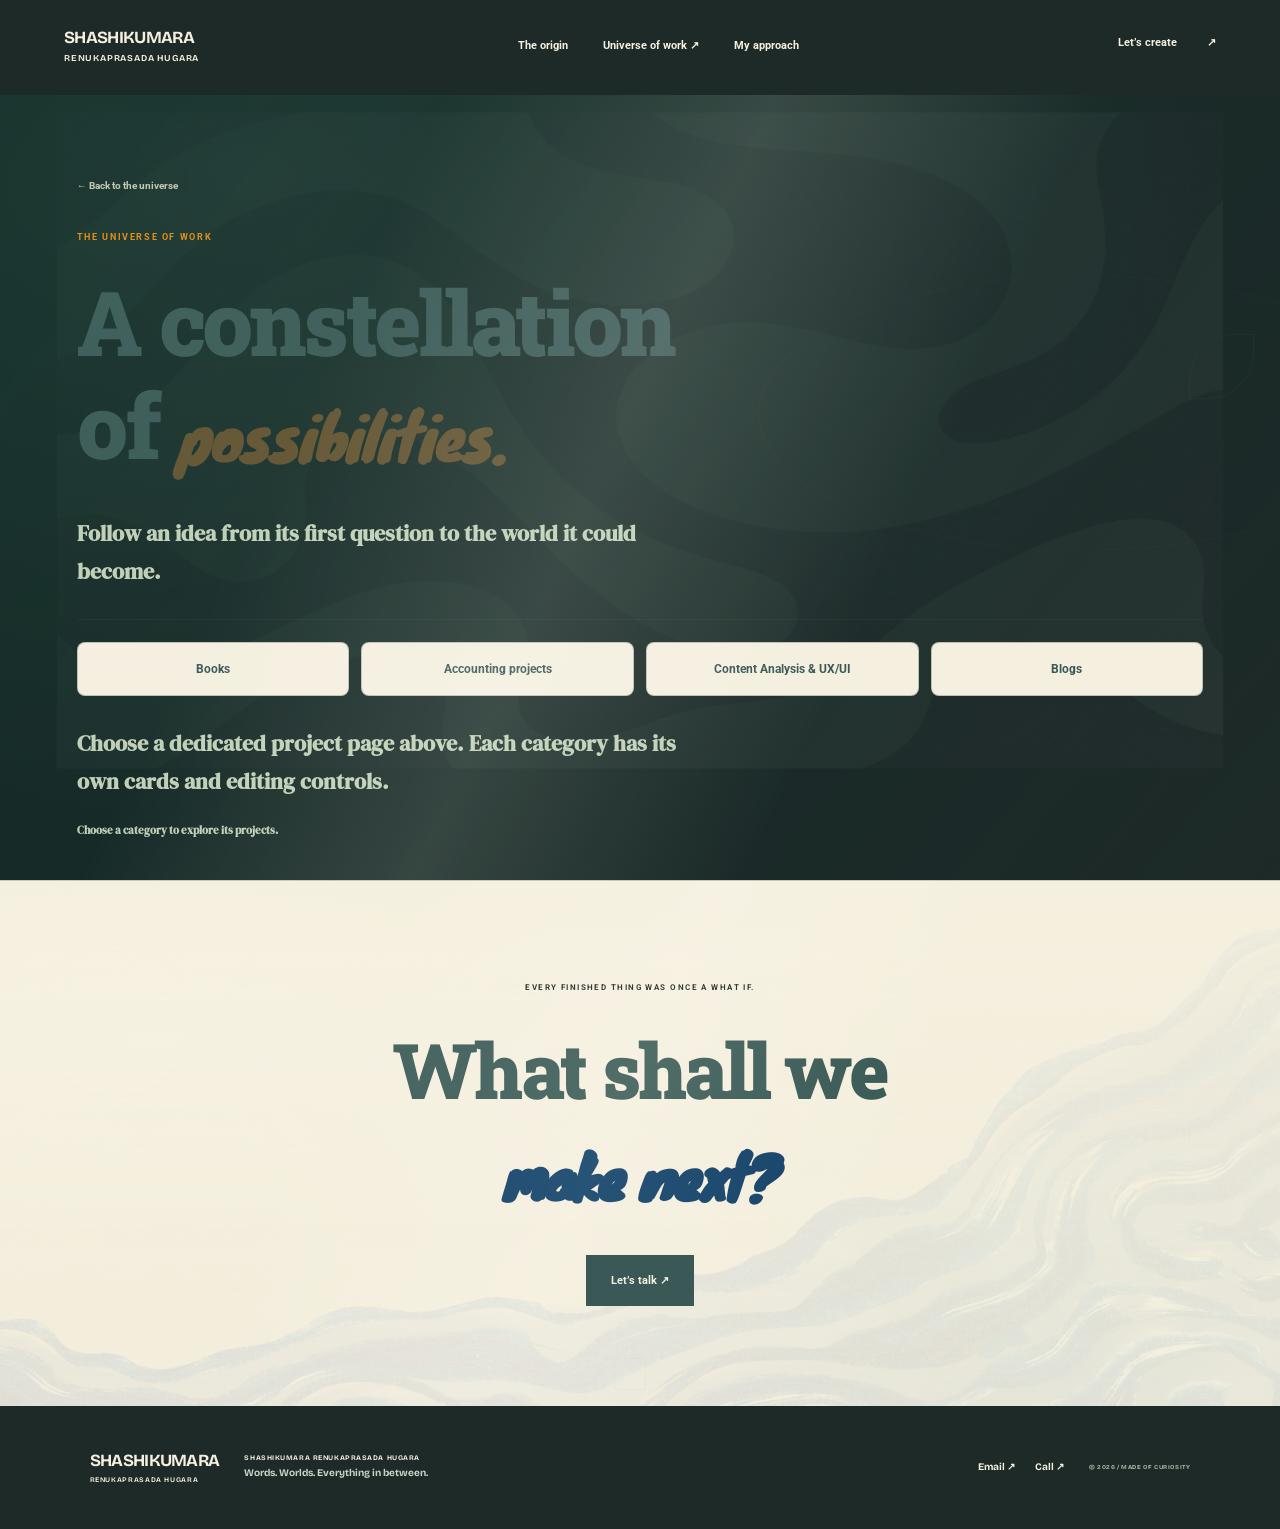
<file: work.html>
<!doctype html><html lang="en"><head><meta charset="utf-8"><meta name="viewport" content="width=device-width,initial-scale=1"><title>Universe of Work | SHASHIKUMARA RENUKAPRASADA HUGARA</title><meta name="description" content="Writing, product design and data explorations by SHASHIKUMARA RENUKAPRASADA HUGARA. Explore projects, fiction and the thinking behind them."><meta name="theme-color" content="#12282b"><meta property="og:title" content="SHASHIKUMARA RENUKAPRASADA HUGARA"><meta property="og:description" content="Stories, considered experiences, and a curious perspective. Explore the work of SHASHIKUMARA RENUKAPRASADA HUGARA."><meta property="og:type" content="website"><link rel="icon" href="assets/mark.svg" type="image/svg+xml"><link rel="stylesheet" href="style.css?v=41"><link rel="stylesheet" href="revision.css?v=41"><link rel="stylesheet" href="immersive.css?v=41"><link rel="stylesheet" href="cinematic.css?v=41"><link rel="stylesheet" href="art-direction.css?v=41"><link rel="preload" href="assets/Knewave-Regular.ttf" as="font" type="font/ttf" crossorigin><script src="data.js?v=41" defer></script><script src="app.js?v=41" defer></script><script src="immersive.js?v=41" defer></script><script src="cinematic.js?v=41" defer></script><script src="art-direction.js?v=41" defer></script><script type="application/ld+json">{"@context":"https://schema.org","@type":"Person","name":"Shashikumara Renukaprasada Hugara","email":"shashikumarrh9945@gmail.com","telephone":"+917338044553","address":{"@type":"PostalAddress","addressRegion":"Karnataka","addressCountry":"IN"},"knowsAbout":["Writing","Product design","Data analytics"]}</script><link rel="stylesheet" href="drift.css?v=41"><script src="drift.js?v=41" defer></script><link rel="stylesheet" href="requested-type.css?v=41"><link rel="stylesheet" href="responsive.css?v=41"><link rel="stylesheet" href="entry.css?v=41"><script src="page-motion.js?v=41" defer></script><link rel="stylesheet" href="accounting.css?v=41"><link rel="stylesheet" href="final-polish.css?v=41"><link rel="stylesheet" href="depth-scenes.css?v=41"><script src="depth-scenes.js?v=41" defer></script></head><body data-category-hub="true" data-view="work">
<div class="journey-progress" aria-hidden="true"><i></i></div><a class="skip" href="#main">Skip to content</a>
<header class="navigation"><a class="brand personal-brand" href="./" aria-label="Shashikumara home"><span>SHASHIKUMARA</span><span>RENUKAPRASADA HUGARA</span></a><nav aria-label="Main navigation"><a href="./#origin">The origin</a><a href="work.html">Universe of work <span aria-hidden="true">↗</span></a><a href="./#gallery">My approach</a></nav><a class="nav-contact" href="mailto:shashikumarrh9945@gmail.com">Let’s create <span aria-hidden="true">↗</span></a><button class="menu-toggle" aria-label="Open navigation" aria-expanded="false">☰</button></header>
<main id="main">
<div id="home-view" hidden>
<section class="threshold personal-hero" aria-labelledby="hero-title"><div class="background-scene"><div class="background-layer hero-wave" data-image="waves" style="background-image:url(assets/blue-waves.webp)"></div><div class="background-layer hero-sun" data-image="sun" style="background-image:url(assets/blue-circle-transparent.webp)"></div><div class="hero-paper"></div><div class="sea-swell swell-a" aria-hidden="true"></div><div class="sea-swell swell-b" aria-hidden="true"></div><div class="sea-swell swell-c" aria-hidden="true"></div></div><div class="hero-topline"><span>THE CREATIVE PRACTICE OF</span><span>KARNATAKA, INDIA / OPEN TO POSSIBILITIES</span></div><div class="hero-title-wrap"><p class="eyebrow" data-text="heroEyebrow"></p><h1 id="hero-title"><span data-text="heroLine"></span><em data-text="heroItalic"></em></h1><p class="hero-note" data-text="heroNote"></p><div class="hero-actions"><a class="button" href="work.html">Explore my work <span aria-hidden="true">↗</span></a><a class="hero-about" href="#origin">The person behind it →</a></div></div><div class="hero-margin-note">WORDS. WORLDS.<br>EVERYTHING IN BETWEEN.</div><div class="hero-bottom"><p>A PERSONAL SPACE FOR IDEAS WITH PURPOSE.</p><span>SCROLL TO DISCOVER ↓</span></div></section>
<div id="sections">
<section id="origin" class="origin section" data-section="origin"><div class="section-label"><span>01 / THE ORIGIN</span><span>ABOUT ME</span></div><div class="origin-grid"><figure class="portrait-composition reveal"><div class="portrait-disc"></div><div class="portrait-dream" aria-hidden="true"></div><div class="portrait-gloss" aria-hidden="true"></div><div class="portrait-prism" aria-hidden="true"></div><div class="portrait-aura" aria-hidden="true"></div><div class="portrait-screen-shade" aria-hidden="true"></div><div class="portrait-screen-glow" aria-hidden="true"></div><span class="portrait-coordinate" aria-hidden="true">STILL CURIOUS.<br>ALWAYS BECOMING.</span><div class="portrait-orbit orbit-a" aria-hidden="true"></div><div class="portrait-orbit orbit-b" aria-hidden="true"></div><span class="portrait-satellite satellite-a" aria-hidden="true">✳</span><picture class="portrait-responsive"><img data-image="portrait" src="assets/about-preview.webp" alt="Portrait of SHASHIKUMARA RENUKAPRASADA HUGARA" width="1733" height="907" loading="lazy"></picture><figcaption>SHASHIKUMARA RENUKAPRASADA HUGARA</figcaption></figure><div class="origin-copy reveal"><span class="origin-side-note" aria-hidden="true">STORIES. DESIGN. DISCOVERY.</span><p class="tiny">SHASHIKUMARA RENUKAPRASADA HUGARA / THE PERSON BEHIND THE WORLDS</p><h2 data-text="originTitle">One person.<br>Many possible worlds.</h2><p data-text="originBody"></p><p data-text="originSecond"></p><div class="signature">SHASHIKUMARA RENUKAPRASADA HUGARA</div></div></div></section>
<section id="portals" class="portals section" data-section="portals"><div class="scene-motes" aria-hidden="true"><i></i><i></i><i></i></div><div class="background-layer portal-scenery" data-image="categoryCanopy" style="background-image:url(assets/canopy-final.webp)" aria-hidden="true"></div><div class="section-label"><span>02 / CHOOSE A REALM</span><span>DIFFERENT DOORS. THE SAME CURIOSITY.</span></div><div class="portals-intro reveal"><h2>Where shall we<br><em>wander next?</em></h2><p>Some doors open into stories.<br>Some open into things that could exist.<br>Choose the one that calls to you.</p></div><div class="portal-grid"><a class="portal portal-words reveal" href="books.html"><span class="portal-no">01 /</span><span class="portal-glyph" aria-hidden="true">Aa</span><div><small>WORDS THAT STAY</small><h3>The book realm</h3><p>Fiction, plays, and human possibilities.</p></div><span class="portal-arrow" aria-hidden="true">↗</span></a><a class="portal portal-accounting reveal" href="accounting.html"><span class="portal-no">02 /</span><span class="portal-glyph" aria-hidden="true">≋</span><div><small>DETAILS THAT ADD UP</small><h3>The accounting realm</h3><p>Reconciliations, reporting, and financial clarity.</p></div><span class="portal-arrow" aria-hidden="true">↗</span></a><a class="portal portal-products reveal" href="content-analysis.html"><span class="portal-no">03 /</span><span class="portal-glyph" aria-hidden="true">↗</span><div><small>IDEAS GIVEN FORM</small><h3>Content & UX/UI</h3><p>Experiences imagined with purpose.</p></div><span class="portal-arrow" aria-hidden="true">↗</span></a><a class="portal portal-data reveal" href="blogs.html"><span class="portal-no">04 /</span><span class="portal-glyph" aria-hidden="true">▥</span><div><small>THOUGHTS WORTH SHARING</small><h3>The blog realm</h3><p>Essays, observations, and ideas to stay with.</p></div><span class="portal-arrow" aria-hidden="true">↗</span></a></div></section>
<section id="featured" class="featured section" data-section="featured"><div class="scene-motes" aria-hidden="true"><i></i><i></i><i></i></div><div class="background-layer feature-scenery" data-image="waves" style="background-image:url(assets/blue-waves.webp)" aria-hidden="true"></div><div class="scene-orbit" aria-hidden="true"></div><div class="section-label"><span>03 / WORLDS TAKING SHAPE</span><a href="blogs.html">READ THE BLOGS ↗</a></div><div class="featured-title reveal"><h2 data-text="workTitle"></h2><p data-text="workIntro"></p></div><div id="featured-grid" class="featured-grid"></div></section>
<section id="writing" class="writing section" data-section="writing"><div class="writing-text reveal"><p class="eyebrow">04 / THE UNWRITTEN</p><h2 data-text="writingTitle"></h2><p data-text="writingBody"></p><a class="button button-light" href="books.html">Step into the stories <span aria-hidden="true">↗</span></a></div><div class="writing-art" aria-hidden="true"><div class="background-layer writing-scenery" data-image="yellow" style="background-image:url(assets/yellow-lines.webp)"></div><div class="writing-words">A WORD.<br>A WORLD.<br>A WAY IN.</div></div></section>
<section id="gallery" class="gallery section practice" data-section="gallery"><div class="background-layer practice-scenery" data-image="purple" style="background-image:url(assets/purple-contours.webp)" aria-hidden="true"></div><div class="section-label"><span>05 / HOW I WORK</span><span>IMAGINATION WITH INTENTION</span></div><div class="gallery-title reveal"><h2>LOOK CLOSER.<br>THINK FURTHER.</h2><p>A little curiosity can change the question.<br>A considered decision can change the experience.</p></div><div class="practice-grid"><article><span>01 / UNDERSTAND</span><h3>Start with people.</h3><p>Ask what matters, listen to the context, and understand the real question before chasing a solution.</p></article><article><span>02 / EXPLORE</span><h3>Make possibilities visible.</h3><p>Use words, sketches, journeys, and data to give an idea enough form to question it.</p></article><article><span>03 / REFINE</span><h3>Give every detail a reason.</h3><p>Keep the useful. Rework the unclear. Let evidence and careful judgement shape what comes next.</p></article></div></section>
<section id="contact" class="contact section" data-section="contact"><div class="background-layer contact-scenery" data-image="green" style="background-image:url(assets/green-contours.webp)" aria-hidden="true"></div><div class="contact-light" aria-hidden="true"></div><div class="section-label"><span>06 / AN OPEN DOOR</span><span>LET’S FOLLOW THE WHAT IF.</span></div><div class="contact-main"><div class="reveal"><h2 data-text="contactTitle"></h2><p data-text="contactBody"></p><a class="contact-email" href="mailto:shashikumarrh9945@gmail.com">shashikumarrh9945@gmail.com <span aria-hidden="true">↗</span></a></div><div class="contact-compass" aria-hidden="true"><span>LET’S CREATE</span><i></i><b>✳</b></div></div><div class="contact-details"><a href="tel:+917338044553">+91 73380 44553</a><span>Karnataka, India</span><a href="mailto:shashikumarrh9945@gmail.com?subject=Let%27s%20create%20something">Begin a conversation ↗</a></div></section>
</div></div>
<div id="work-view"><section class="work-intro section"><div class="scene-motes" aria-hidden="true"><i></i><i></i><i></i></div><div class="background-layer work-sky" data-image="purple" style="background-image:url(assets/purple-contours.webp)" aria-hidden="true"></div><div class="work-orbit" aria-hidden="true"></div><a class="back-link" href="./">← Back to the universe</a><p class="eyebrow">THE UNIVERSE OF WORK</p><h1>A constellation<br>of <em>possibilities.</em></h1><p>Follow an idea from its first question to the world it could become.</p><nav class="accounting-breadcrumb category-navigation" aria-label="Project categories"><a href="books.html">Books</a><a href="accounting.html">Accounting projects</a><a href="content-analysis.html">Content Analysis & UX/UI</a><a href="blogs.html">Blogs</a></nav><p>Choose a dedicated project page above. Each category has its own cards and editing controls.</p><p class="work-status" role="status" id="work-status"></p></section><div class="work-field"><div class="background-layer work-landscape" data-image="green" style="background-image:url(assets/green-contours.webp)" aria-hidden="true"></div><div class="all-projects section" id="all-projects"></div></div><section class="work-outro section"><div class="scene-motes" aria-hidden="true"><i></i><i></i><i></i></div><div class="background-layer outro-scenery" data-image="waves" style="background-image:url(assets/blue-waves.webp)" aria-hidden="true"></div><p>EVERY FINISHED THING WAS ONCE A WHAT IF.</p><h2>What shall we<br><em>make next?</em></h2><a class="button" href="mailto:shashikumarrh9945@gmail.com">Let’s talk ↗</a></section></div>
</main>
<footer><a class="brand personal-brand" href="./"><span>SHASHIKUMARA</span><span>RENUKAPRASADA HUGARA</span></a><p>SHASHIKUMARA RENUKAPRASADA HUGARA<br><span>Words. Worlds. Everything in between.</span></p><div><a href="mailto:shashikumarrh9945@gmail.com">Email ↗</a><a href="tel:+917338044553">Call ↗</a></div><small>© <span id="year">2026</span> / MADE OF CURIOSITY</small></footer>


<dialog id="project-dialog" aria-labelledby="project-dialog-title"><button class="dialog-close" aria-label="Close project">×</button><div id="project-dialog-body"></div></dialog>

<div id="toast" role="status"></div>
<noscript><style>#entrance{display:none}.reveal{opacity:1!important;transform:none!important}#motion{display:none}</style><p class="noscript-note">JavaScript enables the project cards and animations. The story and contact links remain available.</p></noscript>
</body></html>
</file>
<file: style.css>
:root{--ink:#12282b;--cream:#f4efdf;--accent:#c78d36;--moss:#718b64;--serif:Georgia,'Times New Roman',serif;--sans:'Segoe UI',Arial,sans-serif;--display:var(--serif);--line:color-mix(in srgb,var(--ink) 20%,transparent)}*{box-sizing:border-box}html{scroll-behavior:smooth;scroll-padding-top:25px}body{margin:0;background:var(--cream);color:var(--ink);font:15px/1.75 var(--sans);-webkit-font-smoothing:antialiased}body[data-font=modern]{--display:var(--sans)}body[data-font=literary]{--display:'Palatino Linotype',Palatino,Georgia,serif;--sans:Verdana,'Segoe UI',sans-serif}a{color:inherit;text-decoration:none}button,input,select,textarea{font:inherit}button{cursor:pointer}button,a,summary,input,textarea,select{-webkit-tap-highlight-color:transparent}button:focus-visible,a:focus-visible,input:focus-visible,select:focus-visible,textarea:focus-visible{outline:3px solid var(--accent);outline-offset:4px}button{color:inherit}img{display:block;max-width:100%}[hidden]{display:none!important}h1,h2,h3,p,figure{margin:0}h1,h2,h3{font-family:var(--display);font-weight:400;line-height:1.08;letter-spacing:-.05em}h2{font-size:clamp(38px,4.8vw,76px)}em{font-family:var(--serif);font-weight:400}p{white-space:pre-line}button{border:0}small{font-size:10px}.section{padding:100px 7vw}.section-label{display:flex;justify-content:space-between;gap:20px;font-size:9px;font-weight:650;letter-spacing:.15em;padding-bottom:24px;border-bottom:1px solid var(--line);margin-bottom:60px}.section-label a{text-decoration:underline;text-underline-offset:5px}.eyebrow,.tiny{font-size:9px;letter-spacing:.18em;font-weight:600}.skip{position:fixed;top:-100px;left:20px;z-index:200;background:var(--cream);color:var(--ink);padding:12px}.skip:focus{top:15px}.navigation{position:absolute;top:0;left:0;width:100%;z-index:15;display:flex;align-items:center;gap:35px;padding:32px 5vw;color:#f4efdf}.brand{font-family:var(--serif);font-size:30px;letter-spacing:-.065em;display:inline-flex;gap:12px;align-items:center;line-height:1}.brand-mark{font-size:27px;color:var(--accent);font-family:var(--sans)}.navigation nav{display:flex;gap:35px;margin:auto;font-size:11px}.navigation nav a{position:relative}.navigation nav a:after{content:'';position:absolute;height:1px;width:0;background:currentColor;bottom:-5px;left:0;transition:width .25s}.navigation nav a:hover:after{width:100%}.nav-contact{border-bottom:1px solid #ffffff70;padding-bottom:4px;font-size:11px;display:flex;gap:30px}.menu-toggle{display:none;background:none;color:inherit;font-size:24px}.threshold{position:relative;min-height:850px;height:100svh;max-height:1200px;background:#0c1a2a;color:#f4efdf;overflow:hidden;isolation:isolate}.threshold:after{content:'';position:absolute;inset:0;z-index:-1;background:radial-gradient(ellipse at 28% 35%,#152e39b0,transparent 65%),linear-gradient(90deg,#0b1928dd,#101c29aa 40%,#0b152166)}.hero-grain{position:absolute;inset:0;opacity:.13;background-image:url("data:image/svg+xml,%3Csvg viewBox='0 0 180 180' xmlns='http://www.w3.org/2000/svg'%3E%3Cfilter id='n'%3E%3CfeTurbulence type='fractalNoise' baseFrequency='.8' numOctaves='3' stitchTiles='stitch'/%3E%3C/filter%3E%3Crect width='100%25' height='100%25' opacity='.7' filter='url(%23n)'/%3E%3C/svg%3E");pointer-events:none;z-index:2}.hero-plate{position:absolute;width:48%;height:125%;object-fit:cover;right:5%;top:-10%;z-index:-2;opacity:.9;mix-blend-mode:screen;will-change:transform}.hero-hand{position:absolute;width:30%;height:72%;object-fit:cover;right:-6%;bottom:-2%;z-index:-1;opacity:.54;mix-blend-mode:screen;mask-image:linear-gradient(90deg,transparent,#000 35%,#000 70%,transparent);will-change:transform}.hero-topline{position:absolute;top:137px;left:7vw;right:7vw;display:flex;justify-content:space-between;font-size:8px;letter-spacing:.16em;opacity:.65}.hero-title-wrap{position:relative;padding:220px 7vw 0;z-index:3;max-width:900px}.hero-title-wrap .eyebrow{color:#d7ba82;margin-bottom:25px}.hero-title-wrap h1{font-size:clamp(42px,5.4vw,86px);line-height:1.12;max-width:790px;letter-spacing:-.055em}.hero-title-wrap h1 span,.hero-title-wrap h1 em{display:block}.hero-title-wrap h1 em{color:#d5b982}.hero-note{font-size:12px;line-height:1.9;color:#bcc6c7;max-width:310px;margin-top:25px}.enter-link{display:inline-flex;align-items:center;gap:18px;margin-top:30px;font-size:13px}.enter-icon{width:52px;height:52px;border:1px solid #c8b38a70;border-radius:50%;display:grid;place-items:center;font-size:24px;transition:transform .3s,background .3s}.enter-link:hover .enter-icon{transform:rotate(-45deg);background:#c78d3620}.enter-link small{font-size:6px;letter-spacing:.17em;color:#a7b0b6;display:block;margin-top:3px}.hero-name{position:absolute;left:6%;bottom:5%;font-family:var(--serif);font-size:clamp(110px,20vw,340px);letter-spacing:-.075em;line-height:.8;color:#f2ead8;z-index:2;pointer-events:none;text-shadow:0 10px 60px #06142230}.hero-name>span{display:inline-block;font-family:var(--sans);font-size:.48em;margin-left:.25em;vertical-align:15%;color:var(--accent);animation:rotate 60s linear infinite}.hero-bottom{position:absolute;bottom:22px;left:7vw;right:7vw;display:flex;justify-content:space-between;align-items:end;font-size:7px;letter-spacing:.13em;z-index:5}.hero-bottom p{font-size:6px;line-height:1.7;color:#b6bec1}.hero-bottom button{background:none;color:#c4c8cb;font-size:8px;padding:5px 10px;border:1px solid #ffffff30;border-radius:20px}.hero-orbits{position:absolute;width:680px;height:680px;top:14%;right:2%;z-index:0;pointer-events:none}.hero-orbits i{position:absolute;inset:0;border:1px solid #d9c48c22;border-radius:50%;transform:rotateX(40deg) rotateZ(20deg)}.hero-orbits i:nth-child(2){inset:13%;transform:rotateX(65deg) rotateZ(-40deg)}.hero-orbits i:nth-child(3){inset:28%;border-color:#d9c48c44}.orbit-word{position:absolute;right:6%;top:48%;writing-mode:vertical-rl;font-size:7px;letter-spacing:.5em;color:#b5a67d;animation:breathe 8s ease-in-out infinite}.origin{padding-top:105px;padding-bottom:105px}.origin-grid{display:grid;grid-template-columns:1fr 1fr;gap:8vw;align-items:center}.portrait-composition{position:relative;padding-bottom:30px}.portrait-composition img{width:100%;position:relative;z-index:1;object-fit:cover;border-radius:120px 120px 0 0;aspect-ratio:1.13}.portrait-composition figcaption{margin-top:16px;font-size:7px;letter-spacing:.14em;position:relative;z-index:1}.portrait-disc{position:absolute;inset:-25px 30px 45px -25px;border:1px solid var(--accent);border-radius:140px 140px 0 0;transform:rotate(-4deg)}.portrait-stamp{position:absolute;right:-25px;bottom:15px;width:100px;height:100px;border-radius:50%;background:var(--moss);color:var(--cream);display:grid;place-content:center;font:9px/1.7 var(--sans);letter-spacing:.08em;text-align:center;transform:rotate(-12deg);z-index:2}.origin-copy .tiny{color:var(--moss);margin-bottom:25px}.origin-copy h2{font-size:clamp(36px,4.2vw,65px);white-space:pre-line;margin-bottom:28px}.origin-copy>p:not(.tiny){font-size:12px;line-height:1.95;color:color-mix(in srgb,var(--ink) 75%,transparent);margin-bottom:16px}.signature{font:italic 28px var(--serif);margin-top:25px}.signature span{font:20px var(--sans);margin-left:15px;color:var(--accent)}.portals{background:#e8e5d5;padding-top:70px;padding-bottom:90px}.portals-intro{display:flex;justify-content:space-between;align-items:end;gap:40px;margin-bottom:45px}.portals-intro p{font-size:12px;color:#667064}.portal-grid{display:grid;grid-template-columns:repeat(3,1fr);gap:22px}.portal{min-height:410px;position:relative;border:1px solid #12282b20;overflow:hidden;isolation:isolate;display:flex;align-items:end;padding:27px;color:var(--ink);transition:transform .4s,box-shadow .4s}.portal:after{content:'';position:absolute;inset:0;background:linear-gradient(transparent 25%,#f4efdf 80%);z-index:-1}.portal img{position:absolute;inset:0;width:100%;height:100%;object-fit:cover;z-index:-2;transition:transform .7s}.portal:hover{transform:translateY(-8px);box-shadow:0 15px 25px #12282b14}.portal:hover img{transform:scale(1.06)}.portal-no{position:absolute;top:25px;left:25px;font:italic 18px var(--serif);background:#f4efdfd9;border-radius:50%;width:35px;height:35px;display:grid;place-items:center}.portal small{font-size:7px;letter-spacing:.15em}.portal h3{font-size:30px;margin:12px 0}.portal p{font-size:10px;max-width:190px}.portal-arrow{position:absolute;right:20px;bottom:28px;font-size:25px}.featured{background:var(--cream)}.featured-title{display:flex;justify-content:space-between;gap:50px;align-items:end;margin-bottom:45px}.featured-title h2{white-space:pre-line;max-width:690px}.featured-title p{max-width:230px;font-size:12px;color:#68736f}.featured-grid{display:grid;grid-template-columns:1fr 1fr;gap:30px}.work-card{min-width:0}.card-visual{display:block;width:100%;aspect-ratio:1.4;overflow:hidden;position:relative;background:#ded7c7;padding:0;border-radius:3px;text-align:left}.card-visual img{width:100%;height:100%;object-fit:cover;transition:transform .8s}.card-visual:hover img{transform:scale(1.05)}.card-arrow{position:absolute;bottom:18px;right:18px;border-radius:50%;width:40px;height:40px;display:grid;place-items:center;background:var(--cream);color:var(--ink);font-size:23px}.card-info{display:flex;justify-content:space-between;gap:15px;align-items:start;padding-top:20px}.card-label{font-size:7px;letter-spacing:.12em;color:var(--moss);font-weight:650}.card-title{font-size:29px;margin-top:11px;text-align:left;background:none;padding:0;font-family:var(--display);letter-spacing:-.04em;line-height:1.2}.card-tagline{font-size:11px;color:#73756c;margin-top:8px}.card-status{font-size:8px;max-width:105px;text-align:right;color:#777c70;line-height:1.5;margin-top:3px}.writing{padding:0;display:grid;grid-template-columns:1fr 1fr;min-height:660px;background:var(--ink);color:var(--cream)}.writing-text{padding:95px 6vw 90px 7vw;align-self:center}.writing-text .eyebrow{color:#c9b47a}.writing-text h2{font-size:clamp(35px,4.3vw,65px);white-space:pre-line;line-height:1.18;margin:28px 0}.writing-text>p:not(.eyebrow){max-width:320px;color:#bac5b8;font-size:12px}.button{display:inline-flex;align-items:center;justify-content:space-between;gap:40px;padding:15px 24px;background:var(--ink);color:var(--cream);font-size:11px;border:1px solid transparent;transition:transform .2s}.button:hover{transform:translateY(-3px)}.button-light{background:var(--cream);color:var(--ink);margin-top:30px}.writing-art{position:relative;overflow:hidden;min-height:550px}.writing-art img{width:100%;height:100%;position:absolute;object-fit:cover}.writing-art:after{content:'';position:absolute;inset:0;background:linear-gradient(transparent 50%,#12282b99)}.writing-art-ring{position:absolute;inset:12%;border:1px solid #f4efdf80;border-radius:50%;transform:rotateX(40deg);z-index:1}.writing-art-label{position:absolute;bottom:40px;left:40px;font-size:8px;letter-spacing:.16em;line-height:1.8;z-index:1}.gallery-title{display:flex;justify-content:space-between;align-items:end;gap:40px;margin-bottom:45px}.gallery-title p{font-size:12px;color:#6b756a}.atlas-grid{display:grid;grid-template-columns:1.1fr .85fr 1fr;grid-auto-rows:230px;gap:18px}.atlas-frame{position:relative;overflow:hidden;background:#e0d8c5;padding:0;cursor:zoom-in}.atlas-frame:first-child{grid-row:span 2}.atlas-frame:nth-child(4){grid-row:span 2}.atlas-frame img{height:100%;width:100%;object-fit:cover;transition:transform .7s}.atlas-frame:hover img{transform:scale(1.05)}.atlas-frame span{position:absolute;bottom:13px;left:15px;background:#f4efdfde;font-size:8px;padding:4px 9px;letter-spacing:.04em}.palette-strip{display:flex;align-items:center;gap:30px;padding-top:30px}.palette-strip img{width:190px;height:30px;object-fit:cover}.palette-strip span{font-size:7px;letter-spacing:.16em;color:#7c7d6a}.contact{background:#ded8bd;padding-top:65px;padding-bottom:35px}.contact-main{display:flex;align-items:center;justify-content:space-between;gap:50px}.contact h2{white-space:pre-line;font-size:clamp(42px,5.6vw,85px)}.contact-main p{font-size:12px;max-width:350px;margin-top:25px;color:#697060}.contact-email{display:inline-flex;gap:25px;align-items:center;border-bottom:1px solid var(--ink);padding-bottom:9px;font-size:clamp(12px,1.6vw,22px);margin-top:30px;word-break:break-all}.contact-email span{font-size:28px}.contact-compass{width:230px;height:230px;border:1px solid #12282b44;border-radius:50%;display:grid;place-items:center;position:relative;flex-shrink:0}.contact-compass:after{content:'';position:absolute;inset:18px;border:1px solid #12282b33;border-radius:50%}.contact-compass>span{position:absolute;top:32px;font:13px var(--serif);letter-spacing:.1em}.contact-compass b{font-size:100px;font-weight:400;color:var(--moss);line-height:1;animation:rotate 50s linear infinite}.contact-compass i{position:absolute;inset:-18px;border:1px dashed #12282b30;border-radius:50%;animation:rotate 90s linear infinite}.contact-details{display:flex;justify-content:space-between;gap:20px;border-top:1px solid #12282b30;margin-top:65px;padding-top:25px;font-size:10px}footer{background:var(--ink);color:var(--cream);padding:45px 7vw;display:flex;align-items:center;gap:40px}footer .brand span{color:var(--accent)}footer p{font-size:7px;letter-spacing:.08em;line-height:1.9}footer p>span{font-size:10px;letter-spacing:0;color:#b8c1b3}footer>div{display:flex;gap:20px;margin-left:auto;font-size:10px}footer button{background:none;color:#d5c69a;font-size:10px;padding:0}footer small{font-size:6px;letter-spacing:.1em;color:#aeb6a5}.studio-launch{position:fixed;bottom:20px;right:20px;z-index:35}.studio-launch>button{display:flex;align-items:center;gap:10px;background:var(--cream);color:var(--ink);border:1px solid var(--ink);padding:11px 16px;border-radius:30px;box-shadow:0 5px 20px #0002;font-size:15px}.studio-launch span{font-size:10px}.reveal{opacity:1;transform:none}.enhanced .reveal{opacity:0;transform:translateY(22px);transition:opacity .8s,transform .8s}.enhanced .reveal.visible{opacity:1;transform:none}.motion-paused *,.motion-paused *:before,.motion-paused *:after{animation-play-state:paused!important;scroll-behavior:auto!important}.motion-paused .reveal{opacity:1!important;transform:none!important;transition:none!important}.work-intro{padding-top:160px;padding-bottom:40px;background:var(--ink);color:var(--cream)}body[data-view=work] .navigation{background:var(--ink)}.back-link{font-size:10px;color:#c3c6ad;display:inline-block;margin-bottom:35px}.work-intro h1{font-size:clamp(50px,7.5vw,115px);margin:25px 0}.work-intro>p:not(.eyebrow){font-size:12px;color:#c0c9b8}.filters{display:flex;gap:10px;flex-wrap:wrap;margin-top:45px}.filters button{background:transparent;color:var(--cream);border:1px solid #f4efdf50;border-radius:25px;padding:10px 18px;font-size:10px}.filters button[aria-pressed=true]{background:var(--cream);color:var(--ink);border-color:var(--cream)}.filters button>span{margin-left:10px;font-size:8px}.work-status{font-size:9px!important;margin-top:20px}.all-projects{display:grid;grid-template-columns:1fr 1fr;gap:55px 30px;padding-top:55px}.all-projects .work-card:nth-child(3n){grid-column:1/-1;display:grid;grid-template-columns:1.25fr 1fr;gap:40px;align-items:center}.all-projects .work-card:nth-child(3n) .card-visual{aspect-ratio:1.8}.all-projects .work-card:nth-child(3n) .card-info{display:block}.all-projects .work-card:nth-child(3n) .card-title{font-size:45px}.all-projects .work-card:nth-child(3n) .card-status{text-align:left;max-width:none;margin-top:20px}.work-outro{text-align:center;border-top:1px solid var(--line)}.work-outro>p{font-size:8px;letter-spacing:.18em}.work-outro h2{margin:25px 0}.work-outro .button{margin-top:10px}dialog{color:var(--ink);background:var(--cream);border:0;width:min(980px,calc(100% - 30px));padding:0;max-height:92svh;box-shadow:0 30px 100px #0007}dialog::backdrop{background:#081a24db;backdrop-filter:blur(8px)}.dialog-close{position:sticky;top:12px;float:right;margin:12px 12px -52px 0;width:36px;height:36px;border-radius:50%;background:var(--cream);color:var(--ink);font-size:26px;z-index:2;box-shadow:0 2px 10px #0002}#project-dialog-body>img{width:100%;aspect-ratio:1.9;object-fit:cover}.project-modal-copy{padding:35px 50px 50px}.project-modal-copy .eyebrow{font-size:8px;color:var(--moss)}.project-modal-copy h2{font-size:48px;margin:20px 0}.project-modal-copy h3{font-size:28px;margin:30px 0 15px}.project-modal-copy p{font-size:13px;line-height:1.9}.project-modal-copy .modal-status{font-size:10px;padding:12px 0;margin:20px 0;border-block:1px solid var(--line);color:#6a776d}.project-modal-copy .button{margin-top:25px}#image-dialog{background:#101d23;padding:20px;width:min(1050px,calc(100% - 25px));color:#f4efdf}#image-dialog-img{max-height:78svh;width:100%;object-fit:contain}#image-dialog-caption{font-size:11px;margin-top:15px;text-align:center}.noscript-note{padding:20px;font-size:12px}#studio{position:fixed;top:0;right:0;width:370px;max-width:100%;height:100svh;background:#fcfaf5;color:#182b2d;z-index:70;box-shadow:-15px 0 60px #0003;overflow:auto;font-family:'Segoe UI',sans-serif;line-height:1.6;border-left:1px solid #ddd}.studio-header{display:flex;gap:20px;justify-content:space-between;align-items:center;padding:25px 22px 15px}.studio-header small{font-size:7px;letter-spacing:.12em}.studio-header h2{font:29px Georgia,serif;letter-spacing:-.04em;margin-top:6px}.studio-header button{background:none;font-size:28px}.studio-note{padding:0 22px 20px;font-size:10px;color:#6b756e;white-space:normal}.studio-tabs{display:flex;border-block:1px solid #d8ddd5;position:sticky;top:0;background:#fcfaf5;z-index:2}.studio-tabs button{flex:1;background:none;font-size:11px;padding:12px}.studio-tabs button.selected{background:#e7ebdf;font-weight:700}.studio-panel{padding:10px 22px 25px}.studio-panel h3{font:20px Georgia,serif;margin:20px 0 10px;letter-spacing:-.03em}.studio-panel p{font-size:10px;color:#65736b;margin-bottom:15px;white-space:normal}.studio-panel label{font-size:10px;display:block;margin-top:15px}.studio-panel input:not([type=color]),.studio-panel select,.studio-panel textarea{width:100%;background:white;border:1px solid #bfc7bc;border-radius:4px;font-size:12px;padding:9px;margin-top:6px;color:#182b2d}.studio-panel input[type=color]{display:block;width:100%;height:40px;margin-top:7px;border:1px solid #c9cec1;background:white}.file-label input{font-size:10px!important}.studio-button{padding:11px 15px;background:#e7ebdf;border:1px solid #c3cbbd;color:#182b2d;font-size:11px;border-radius:4px;margin-top:15px}.studio-button.strong{background:#183533;color:#fcfaf5;width:100%;border-color:#183533}.colour-fields{display:grid;grid-template-columns:1fr 1fr;gap:0 15px}.studio-bottom{padding:20px 22px 30px;border-top:1px solid #d3dbce}.studio-bottom>p{font-size:10px;color:#526d58}.studio-bottom>div{display:flex;gap:20px;justify-content:space-between;margin-top:18px}.studio-bottom>div button,.import-label{background:none;font-size:10px;text-decoration:underline;padding:0;cursor:pointer}.import-label input{display:none}#reset-site{font-size:9px;color:#84543c;text-decoration:underline;background:none;margin-top:22px;padding:0}.sort-row{display:flex;align-items:center;gap:6px;background:white;border:1px solid #d0d7c9;padding:10px 8px;font-size:10px;margin:7px 0;border-radius:4px;cursor:grab}.sort-row .handle{font-size:16px;color:#7c8b75}.sort-row .sort-name{flex:1}.sort-row button{font-size:12px;background:#eef0e8;padding:3px 6px;border-radius:3px}.sort-row input{width:auto!important;margin:0!important}.sort-row.drag-over{border:2px dashed #73805c}.editing [data-text]{outline:1px dashed #ba8c38;outline-offset:5px;cursor:text;min-height:1em}.editing [data-image]{outline:2px dashed #ba8c38;outline-offset:-5px}.editing .project-card{outline:1px dashed #ba8c3860}.drop-active{outline:5px solid #e2b148!important;filter:brightness(1.1)}#toast{position:fixed;bottom:25px;left:50%;transform:translateX(-50%) translateY(25px);max-width:90vw;background:#142f2d;color:#fcfaf5;padding:12px 22px;font-size:12px;border-radius:25px;z-index:100;opacity:0;pointer-events:none;transition:opacity .2s,transform .2s}#toast.on{opacity:1;transform:translateX(-50%) translateY(0)}@keyframes rotate{to{rotate:360deg}}@keyframes breathe{50%{opacity:.4}}@media(min-width:1700px){.section{padding-inline:max(7vw,calc((100vw - 1500px)/2))}.hero-title-wrap{padding-top:250px}.hero-name{bottom:7%}}@media(max-width:1100px){.navigation nav{gap:23px}.hero-title-wrap{padding-top:230px}.hero-title-wrap h1{font-size:65px}.hero-name{font-size:23vw;bottom:8%}.hero-plate{width:65%;right:-5%}.hero-hand{width:35%}.hero-orbits{right:-15%;width:600px;height:600px}.origin-grid{gap:6vw}.portal{min-height:350px;padding:20px}.portal h3{font-size:25px}.portal p{font-size:9px;max-width:140px}.featured-title h2{font-size:50px}.featured-title p{max-width:190px}.writing-text{padding:70px 5vw}.writing-text h2{font-size:48px}.contact-compass{width:180px;height:180px}.contact-compass b{font-size:75px}footer{gap:25px}footer>div{gap:12px}}@media(max-width:740px){.section{padding:65px 24px}.section-label{font-size:7px;letter-spacing:.1em;margin-bottom:35px;padding-bottom:18px}.section-label>span:last-child{max-width:120px;text-align:right}.navigation{padding:25px 24px;gap:20px}.brand{font-size:27px}.navigation nav{display:none;position:absolute;top:75px;left:16px;right:16px;background:#132b32;border:1px solid #b6b49d40;padding:25px;flex-direction:column;gap:22px;font-size:12px}.navigation nav.open{display:flex}.nav-contact{font-size:10px;margin-left:auto;gap:12px}.menu-toggle{display:block}.threshold{height:100svh;min-height:820px;max-height:980px}.hero-topline{top:110px;left:24px;right:24px;font-size:6px}.hero-topline span:last-child{max-width:120px;text-align:right;line-height:1.7}.hero-title-wrap{padding:190px 24px 0;max-width:600px}.hero-title-wrap h1{font-size:clamp(35px,9.7vw,65px)}.hero-title-wrap .eyebrow{font-size:7px;margin-bottom:23px}.hero-note{font-size:11px;max-width:235px;margin-top:23px}.enter-link{margin-top:25px;font-size:12px;gap:13px}.enter-icon{width:45px;height:45px;font-size:21px}.enter-link small{font-size:5px}.hero-plate{width:100%;right:-34%;opacity:.65;height:115%;top:8%}.hero-hand{width:65%;height:55%;right:-20%;bottom:0;opacity:.5}.hero-orbits{width:450px;height:450px;right:-55%;top:25%}.hero-name{font-size:27vw;left:5%;bottom:13%}.hero-name>span{margin-left:.15em}.hero-bottom{left:24px;right:24px;bottom:23px;font-size:6px;gap:15px}.hero-bottom p{font-size:5px;max-width:155px}.hero-bottom>span{display:none}.hero-bottom button{font-size:7px;padding:6px 9px}.origin-grid{display:flex;flex-direction:column;gap:45px}.portrait-composition{width:90%;align-self:start;margin-left:12px}.portrait-composition img{border-radius:95px 95px 0 0}.portrait-stamp{width:85px;height:85px;font-size:8px;right:-15px;bottom:0}.origin-copy h2{font-size:43px}.origin-copy .tiny{font-size:7px}.origin-copy>p:not(.tiny){font-size:12px}.portals-intro{display:block}.portals-intro h2{font-size:47px}.portals-intro p{font-size:11px;margin-top:23px}.portal-grid{display:block}.portal{min-height:310px;margin-bottom:16px}.portal h3{font-size:32px}.portal p{font-size:11px;max-width:230px}.portal-arrow{font-size:28px;right:24px}.portal img{object-position:center 25%}.portal:after{background:linear-gradient(transparent 10%,#f4efdf 85%)}.featured-title{display:block}.featured-title h2{font-size:41px}.featured-title p{font-size:11px;max-width:270px;margin-top:25px}.featured-grid{display:block}.featured-grid .work-card{margin-bottom:35px}.card-visual{aspect-ratio:1.25}.card-title{font-size:28px}.card-status{font-size:7px;max-width:85px}.card-label{font-size:6px}.card-tagline{font-size:10px}.writing{padding:0;display:flex;flex-direction:column}.writing-text{padding:65px 24px}.writing-text h2{font-size:43px}.writing-text>p:not(.eyebrow){font-size:12px}.writing-art{min-height:440px}.writing-art-label{font-size:7px;left:25px;bottom:25px}.gallery-title{display:block}.gallery-title h2{font-size:43px}.gallery-title p{font-size:11px;margin-top:25px}.atlas-grid{grid-template-columns:1fr 1fr;grid-auto-rows:180px;gap:12px}.atlas-frame:first-child{grid-row:span 2}.atlas-frame:nth-child(4){grid-row:span 1}.atlas-frame:nth-child(5){grid-row:span 2}.atlas-frame span{font-size:7px;left:8px;bottom:8px}.palette-strip{gap:15px;flex-wrap:wrap}.palette-strip img{width:160px}.palette-strip span{font-size:6px}.contact h2{font-size:47px}.contact-main{display:block}.contact-main p{font-size:11px}.contact-email{font-size:13px;gap:12px}.contact-compass{width:120px;height:120px;margin:50px auto 0}.contact-compass b{font-size:48px}.contact-compass>span{top:15px;font-size:9px}.contact-compass:after{inset:10px}.contact-compass i{inset:-12px}.contact-details{margin-top:45px;font-size:9px;flex-wrap:wrap;justify-content:start;gap:15px 25px}.contact-details>a:last-child{width:100%}footer{padding:35px 24px;flex-wrap:wrap;gap:25px}footer .brand{width:100%}footer p{font-size:6px}footer>div{width:100%;margin:0;gap:25px;font-size:10px}footer small{font-size:6px}.studio-launch{bottom:15px;right:15px}.studio-launch button{padding:9px 13px}.studio-launch span{font-size:9px}.work-intro{padding-top:130px;padding-bottom:25px}.work-intro h1{font-size:60px}.work-intro>p:not(.eyebrow){font-size:11px}.filters{gap:7px;margin-top:28px}.filters button{font-size:9px;padding:8px 12px}.all-projects{display:block;padding-top:35px}.all-projects .work-card{margin-bottom:38px}.all-projects .work-card:nth-child(3n){display:block}.all-projects .work-card:nth-child(3n) .card-title{font-size:28px}.all-projects .work-card:nth-child(3n) .card-info{display:flex}.all-projects .work-card:nth-child(3n) .card-visual{aspect-ratio:1.25}.all-projects .work-card:nth-child(3n) .card-status{max-width:85px;text-align:right;margin-top:3px}.work-outro>p{font-size:6px}.work-outro h2{font-size:48px}.project-modal-copy{padding:25px}.project-modal-copy h2{font-size:36px}.project-modal-copy p{font-size:12px}#project-dialog-body>img{aspect-ratio:1.3}.project-modal-copy h3{font-size:25px}#studio{width:min(370px,95vw)}}@media(prefers-reduced-motion:reduce){html:not(.motion-enabled){scroll-behavior:auto}html:not(.motion-enabled) *,html:not(.motion-enabled) *:before,html:not(.motion-enabled) *:after{animation:none!important;transition:none!important}html:not(.motion-enabled) .enhanced .reveal{opacity:1;transform:none}}
</file>
<file: revision.css>
@font-face{font-family:Knewave;src:url('assets/Knewave-Regular.ttf') format('truetype');font-style:normal;font-weight:400;font-display:swap}
body.entrance-active{overflow:hidden}
.signature{font:700 11px/1.8 var(--sans);letter-spacing:.07em;max-width:330px}.studio-drop{border:2px dashed #9cae98;border-radius:6px;padding:20px 12px;text-align:center;font:11px/1.8 'Segoe UI',sans-serif;background:#f1f4eb;color:#415741;margin-top:15px}
:root{--ink:#1e2a28;--cream:#f5f0df;--accent:#df8a0d;--moss:#73ad87;--display:Knewave,'Arial Black',sans-serif;--serif:Georgia,serif;--pointer-x:0px;--pointer-y:0px}
body{overflow-x:hidden}body[data-font=editorial]{--display:Knewave,'Arial Black',sans-serif}body[data-font=modern]{--display:'Arial Black','Segoe UI',sans-serif}body[data-font=literary]{--display:Georgia,serif}h1,h2,h3{letter-spacing:-.035em}.navigation{color:var(--ink);padding-top:28px}.navigation nav{font-size:11px;font-weight:650}.nav-contact{border-color:var(--ink)}.personal-brand{display:flex;flex-direction:column;align-items:flex-start;gap:5px;font-family:var(--sans);font-size:15px;letter-spacing:.035em;font-weight:800;line-height:1.15}.personal-brand>span:last-child{font-size:8px;font-weight:650;letter-spacing:.14em}.personal-hero{background:var(--cream);color:var(--ink);min-height:830px;height:100svh;max-height:1100px}.personal-hero:after{display:none}.background-scene{position:absolute;inset:0;z-index:-1;overflow:hidden}.background-layer{position:absolute;inset:-25px;background-size:cover;background-position:center;pointer-events:none;transform:translate3d(var(--pointer-x),var(--pointer-y),0) scale(1.06);will-change:transform}.hero-wave{top:48%;bottom:-15%;background-position:center bottom;opacity:.84;animation:wave-drift 20s ease-in-out infinite}.hero-sun{left:48%;right:-10%;top:8%;bottom:25%;background-size:cover;background-position:center;mix-blend-mode:multiply;opacity:.8;animation:sun-drift 26s ease-in-out infinite}.hero-paper{position:absolute;inset:0;background:linear-gradient(90deg,#f5f0df 4%,#f5f0dfed 31%,#f5f0df20 65%,transparent),linear-gradient(#f5f0df 2%,transparent 70%)}.hero-title-wrap{max-width:none;padding-top:230px;position:relative;z-index:2}.hero-title-wrap h1{max-width:1050px;font-size:clamp(48px,7.1vw,112px);line-height:1.14;letter-spacing:-.025em}.hero-title-wrap h1 em{font-family:var(--sans);font-style:normal;font-size:.25em;line-height:1.5;letter-spacing:.14em;font-weight:750;color:#3a5856;margin-top:20px}.hero-title-wrap .eyebrow{color:#625231;font-size:9px;margin-bottom:22px}.hero-note{color:#3a5856;font-size:14px;line-height:1.8;max-width:390px;margin-top:28px}.hero-topline{color:#3a5856;opacity:1;font-size:8px;top:145px}.hero-actions{display:flex;gap:30px;align-items:center;margin-top:32px}.hero-actions .button{background:var(--ink);color:var(--cream);padding:16px 24px}.hero-about{font-size:11px;font-weight:650;text-decoration:underline;text-underline-offset:5px}.hero-margin-note{position:absolute;bottom:19%;right:8%;font-family:var(--display);font-size:25px;line-height:1.5;transform:rotate(-8deg);color:#f5f0df;text-shadow:0 2px 5px #1e2a2855;z-index:1}.hero-bottom{font-size:7px;letter-spacing:.12em}.hero-bottom p{color:#f5f0df;font-size:7px}.hero-bottom button{background:#f5f0dfe8;color:var(--ink);border-color:#f5f0df;font-size:9px}.hero-bottom>span{color:#f5f0df}.origin{background:var(--cream)}.origin-copy h2{font-size:clamp(37px,3.8vw,60px);line-height:1.27}.origin-copy .tiny{line-height:1.9;color:#3a5856}.origin-copy>p:not(.tiny){font-size:13px}.portrait-composition img{border-radius:4px;aspect-ratio:1.12;object-fit:contain;background:#eaeae5;filter:none}.portrait-disc{border-radius:4px;inset:-14px 14px 30px -14px;transform:rotate(-3deg);border:2px solid var(--accent)}.portrait-stamp{background:var(--accent);color:var(--ink);font-weight:750}.portals{position:relative;isolation:isolate;background:#dce8d6;overflow:hidden}.portal-scenery{opacity:.27;background-size:900px;z-index:-2;animation:contour-drift 28s ease-in-out infinite}.portals:before{content:'';position:absolute;inset:0;background:#f5f0df98;z-index:-1}.portals-intro h2{font-size:clamp(42px,4.9vw,72px);line-height:1.17}.portals-intro h2 em{font-family:var(--display);font-style:normal;color:#3a5856}.portal-grid{gap:24px}.portal{background:var(--cream);border:1px solid #1e2a2825;min-height:370px;padding:25px;box-shadow:8px 8px 0 #3a585613}.portal:after{display:none}.portal-no{background:none;top:25px;left:25px;font:10px var(--sans);width:auto;letter-spacing:.1em}.portal-glyph{position:absolute;top:80px;left:25px;font:70px var(--display);color:var(--accent)}.portal-products .portal-glyph{color:#3a5856}.portal-data .portal-glyph{color:#73ad87}.portal h3{font:27px/1.2 var(--display);margin:13px 0}.portal p{font-size:11px;max-width:210px}.featured-title h2{font-size:clamp(37px,4.2vw,62px);line-height:1.22}.card-title{font-family:var(--sans);font-size:28px;font-weight:750;letter-spacing:-.05em}.card-info{gap:20px}.card-label{color:#3a5856;font-size:8px}.card-tagline{font-size:12px}.card-status{font-size:9px}.writing{background:var(--ink);min-height:600px}.writing-text{position:relative;z-index:2}.writing-text h2{font-size:clamp(37px,4.2vw,65px);line-height:1.28}.writing-text p:not(.eyebrow){font-size:13px}.writing-art{background:var(--accent);position:relative;isolation:isolate;min-height:560px}.writing-art:after{display:none}.writing-scenery{background-size:cover;opacity:.8;z-index:-2;animation:stripe-drift 24s ease-in-out infinite}.writing-art:before{content:'';position:absolute;inset:0;background:#df8a0d22;z-index:-1}.writing-words{font:clamp(42px,5.2vw,80px)/1.55 var(--display);color:var(--ink);height:100%;display:flex;align-items:center;justify-content:center;white-space:pre-line;position:relative;transform:rotate(-7deg);text-shadow:2px 2px #f5f0df80}.practice{position:relative;isolation:isolate;overflow:hidden;background:var(--cream)}.practice-scenery{z-index:-2;opacity:.16;background-size:1000px;animation:contour-drift 32s ease-in-out infinite}.practice:after{content:'';position:absolute;inset:0;background:linear-gradient(90deg,#f5f0dfed,#f5f0df90);z-index:-1}.practice .gallery-title h2{font-size:clamp(39px,4.5vw,68px);line-height:1.3}.practice-grid{display:grid;grid-template-columns:repeat(3,1fr);gap:35px;margin-top:50px}.practice-grid article{border-top:1px solid var(--ink);padding-top:22px}.practice-grid article>span{font-size:8px;letter-spacing:.12em;color:#625231}.practice-grid h3{font-family:var(--sans);font-weight:700;letter-spacing:-.03em;font-size:22px;margin:20px 0 14px;line-height:1.3}.practice-grid p{font-size:12px;line-height:1.9;color:#3a5856}.contact{background:#c18c40;color:var(--ink)}.contact h2{font-size:clamp(43px,5.7vw,85px);line-height:1.3}.contact-main p{color:#243834;font-size:13px}.contact-compass{border-color:#1e2a2880}.contact-compass b{color:#3a5856}.contact-compass span{font-family:var(--sans);font-size:8px;letter-spacing:.12em}.contact-details{font-weight:650}.contact-email{font-weight:650}footer .personal-brand{color:var(--cream);font-size:14px}footer .personal-brand span{color:var(--cream)}footer .personal-brand>span:last-child{font-size:7px}footer p>span{color:#c8d5c9}.work-intro h1{font:clamp(48px,6vw,90px)/1.25 var(--display)}.work-intro h1 em{font-family:var(--display);font-style:normal;color:#df8a0d}.work-intro .eyebrow{color:#df8a0d}.work-outro h2{line-height:1.3}.work-outro h2 em{font:inherit}.project-modal-copy h2{font-family:var(--sans);font-weight:800;font-size:42px}.project-modal-copy h3{font-family:var(--sans);font-weight:700;font-size:24px}.all-projects .work-card:nth-child(3n) .card-title{font-size:37px}#studio h2,#studio h3{font-family:'Segoe UI',sans-serif;font-weight:650}body[data-view=work] .navigation{color:var(--cream)}.entrance{position:fixed;inset:0;z-index:120;background:#14241d;color:#f5f0df;display:grid;place-items:center;overflow:hidden;isolation:isolate;transition:opacity .65s,visibility .65s}.entrance-bg{z-index:-3;background-size:cover;background-position:center;animation:entrance-drift 30s ease-in-out infinite;filter:saturate(.8)}.entrance-shade{position:absolute;inset:0;background:radial-gradient(ellipse,#12291c96,#102119d4 65%,#0d1b16e8);z-index:-2}.entrance-orbit{position:absolute;width:min(70vw,750px);height:min(70vw,750px);border:1px solid #f5f0df30;border-radius:50%;z-index:-1;transform:rotateX(45deg);animation:orbit-turn 40s linear infinite}.entrance-orbit:after{content:'';position:absolute;inset:35px;border:1px solid #df8a0d50;border-radius:50%}.entrance-top{position:absolute;top:38px;left:6vw;right:6vw;display:flex;justify-content:space-between;font-size:8px;letter-spacing:.18em}.entrance-copy{text-align:center;padding:35px 24px}.entrance-copy>p:first-child{font-size:10px;letter-spacing:.24em}.entrance-copy h2{font-family:Knewave,'Arial Black',sans-serif;font-size:clamp(95px,20vw,280px);line-height:1.3;margin:15px 0;color:#f5f0df;text-shadow:3px 6px #0c1a1840}.entrance-rule{width:50px;height:2px;background:#df8a0d;margin:10px auto 25px}.entrance-description{font-size:12px;line-height:1.9;max-width:300px;margin:auto;color:#d5decf}.entrance-copy button{display:inline-flex;justify-content:space-between;align-items:center;gap:40px;background:#f5f0df;color:#1e2a28;padding:16px 26px;border:1px solid #f5f0df;border-radius:50px;font-size:12px;margin-top:30px}.entrance-copy button:hover{background:#df8a0d;border-color:#df8a0d;transform:translateY(-3px)}.entrance-bottom{position:absolute;bottom:30px;left:24px;right:24px;text-align:center;font-size:7px;letter-spacing:.15em}.entrance.leaving{opacity:0;visibility:hidden;pointer-events:none}.entrance .background-layer{pointer-events:none}.editing .background-layer{pointer-events:auto;outline:2px dashed #df8a0d!important;outline-offset:-5px}.motion-paused .background-layer{animation:none!important;}@keyframes wave-drift{0%,100%{transform:translate3d(var(--pointer-x),var(--pointer-y),0) scale(1.06)}50%{transform:translate3d(calc(var(--pointer-x) - 18px),calc(var(--pointer-y) + 10px),0) scale(1.10)}}@keyframes sun-drift{0%,100%{transform:translate3d(var(--pointer-x),var(--pointer-y),0) rotate(-3deg) scale(1.08)}50%{transform:translate3d(calc(var(--pointer-x) + 15px),calc(var(--pointer-y) - 10px),0) rotate(3deg) scale(1.1)}}@keyframes contour-drift{50%{transform:translate3d(calc(var(--pointer-x) - 20px),calc(var(--pointer-y) + 15px),0) scale(1.08)}}@keyframes stripe-drift{50%{transform:translate3d(18px,-10px,0) scale(1.08) rotate(2deg)}}@keyframes entrance-drift{50%{transform:translate3d(var(--pointer-x),var(--pointer-y),0) scale(1.16) rotate(2deg)}}@keyframes orbit-turn{to{rotate:360deg}}@media(max-width:1100px){.navigation nav{gap:20px}.navigation{gap:20px}.personal-brand{font-size:13px}.personal-brand>span:last-child{font-size:7px}.hero-title-wrap h1{font-size:8.2vw}.hero-title-wrap{padding-top:245px}.hero-title-wrap h1 em{font-size:.24em}.hero-margin-note{font-size:21px;bottom:17%;right:7%}.origin-copy h2{font-size:42px}.portal h3{font-size:23px}.portal p{font-size:10px}.writing-text h2{font-size:43px}footer{flex-wrap:wrap}footer small{margin-left:auto}}@media(max-width:740px){.navigation{padding:24px;gap:15px}.personal-brand{font-size:11px;gap:5px}.personal-brand>span:last-child{font-size:6px;letter-spacing:.08em}.nav-contact{font-size:9px;gap:10px}.navigation nav{color:var(--cream)}.personal-hero{min-height:790px;max-height:1000px}.hero-title-wrap{padding:230px 24px 0}.hero-title-wrap h1{font-size:clamp(30px,8.2vw,65px);line-height:1.3;letter-spacing:-.025em}.hero-title-wrap h1 em{font-size:.30em;letter-spacing:.09em;max-width:330px;line-height:1.7;margin-top:20px}.hero-title-wrap .eyebrow{font-size:7px;line-height:1.8;max-width:270px}.hero-note{font-size:12px;max-width:290px;margin-top:22px}.hero-topline{top:125px;left:24px;right:24px;font-size:6px}.hero-topline span:last-child{max-width:130px}.hero-sun{left:25%;right:-30%;top:9%;bottom:25%;opacity:.65}.hero-wave{top:60%;bottom:-10%;opacity:.9}.hero-paper{background:linear-gradient(90deg,#f5f0dfec,#f5f0df9c 60%,#f5f0df28),linear-gradient(#f5f0df 4%,transparent 85%)}.hero-actions{gap:20px;flex-wrap:wrap;margin-top:25px}.hero-actions .button{font-size:10px;padding:13px 18px;gap:20px}.hero-about{font-size:10px}.hero-margin-note{font-size:19px;bottom:13%;right:8%;text-align:right}.hero-bottom{gap:15px;bottom:20px}.hero-bottom p{font-size:6px;max-width:155px}.hero-bottom button{font-size:7px}.origin-copy h2{font-size:37px}.origin-copy .tiny{font-size:7px}.origin-copy>p:not(.tiny){font-size:12px}.portals-intro h2{font-size:43px}.portal{min-height:310px;padding:25px}.portal-glyph{font-size:58px;top:62px}.portal h3{font-size:28px}.portal p{font-size:11px;max-width:230px}.portal-grid{gap:18px}.featured-title h2{font-size:36px}.writing-text h2{font-size:37px}.writing-text{padding:65px 24px}.writing-art{min-height:400px}.writing-words{font-size:55px;line-height:1.6;min-height:400px}.practice .gallery-title h2{font-size:37px}.practice-grid{grid-template-columns:1fr;gap:28px;margin-top:35px}.practice-grid h3{font-size:23px;margin:15px 0 12px}.practice-grid p{font-size:12px;max-width:380px}.contact h2{font-size:42px}.contact-main p{font-size:12px}.contact-email{font-size:12px}.contact-compass{margin-top:45px}.contact-compass>span{font-size:6px}.work-intro h1{font-size:48px}.all-projects .work-card:nth-child(3n) .card-title{font-size:28px}.card-title{font-size:25px}.card-label{font-size:7px}.card-tagline{font-size:11px}.card-status{font-size:8px}footer .personal-brand{font-size:13px;width:100%}footer .personal-brand>span:last-child{font-size:7px}footer small{margin-left:0}.entrance-top{top:28px;left:24px;right:24px;font-size:6px;letter-spacing:.1em}.entrance-copy>p:first-child{font-size:7px;letter-spacing:.15em}.entrance-copy h2{font-size:25vw;margin:25px 0}.entrance-description{font-size:11px;max-width:245px}.entrance-copy button{font-size:11px;padding:14px 23px;gap:30px}.entrance-bottom{font-size:5px;line-height:1.8}.entrance-orbit{width:110vw;height:110vw}.project-modal-copy h2{font-size:30px}}
@media(prefers-reduced-motion:reduce){html:not(.motion-enabled) .background-layer,html:not(.motion-enabled) .entrance-orbit{animation:none!important;}html:not(.motion-enabled) .entrance{transition:none!important}}
</file>
<file: immersive.css>
@font-face{font-family:DMSerif;src:url('assets/DMSerifDisplay.ttf') format('truetype');font-weight:400;font-display:swap}@font-face{font-family:BodoniWorld;src:url('assets/BodoniModa.ttf') format('truetype');font-weight:400 900;font-display:swap}@font-face{font-family:Bricolage;src:url('assets/BricolageGrotesque.ttf') format('truetype');font-weight:200 800;font-display:swap}
:root{--sans:Bricolage,'Segoe UI',sans-serif;--serif:DMSerif,Georgia,serif}body,button,input,select,textarea{font-family:var(--sans)}body{font-size:16px}body[data-font=editorial]{--display:Knewave,'Arial Black',sans-serif;--sans:Bricolage,'Segoe UI',sans-serif;--serif:DMSerif,Georgia,serif}body[data-font=modern]{--display:Bricolage,'Arial Black',sans-serif;--serif:BodoniWorld,Georgia,serif}body[data-font=literary]{--display:DMSerif,Georgia,serif;--serif:BodoniWorld,Georgia,serif}.personal-brand{font-family:Bricolage,sans-serif;font-weight:800}.personal-brand>span:first-child{font-size:17px;letter-spacing:-.04em}.personal-brand>span:last-child{font-size:9px;letter-spacing:.09em}.hero-title-wrap h1{font-size:clamp(43px,6.8vw,108px);line-height:1.25}.hero-title-wrap h1 em{font-family:DMSerif,Georgia,serif;letter-spacing:.025em;font-size:.29em;font-weight:400}.hero-note{font-size:15px;line-height:1.9}.origin-copy h2,.portals-intro h2,.featured-title h2,.practice .gallery-title h2{font-family:DMSerif,Georgia,serif;letter-spacing:-.045em;line-height:1.15;font-size:clamp(43px,5vw,78px)}.portals-intro h2 em{font-family:Knewave,sans-serif;letter-spacing:-.025em;font-size:.8em}.origin-copy>p:not(.tiny){font-size:14px;line-height:1.95}.signature{font-family:Bricolage,sans-serif;font-size:11px}.portal h3{font-family:DMSerif,Georgia,serif;font-size:34px;line-height:1.12}.portal p{font-family:Bricolage,sans-serif;font-size:12px}.card-title{font-family:DMSerif,Georgia,serif;font-size:34px;font-weight:400;letter-spacing:-.03em}.card-label,.card-status,.card-tagline{font-family:Bricolage,sans-serif}.card-tagline{font-size:12px}.writing-text h2{font-family:Knewave,sans-serif;letter-spacing:-.025em;line-height:1.45}.writing-words{font-family:DMSerif,Georgia,serif;font-size:clamp(50px,6.8vw,105px);line-height:1.3}.practice-grid h3{font-family:DMSerif,Georgia,serif;font-weight:400;font-size:29px}.practice-grid p{font-size:13px}.contact h2{font-family:Knewave,sans-serif;font-size:clamp(44px,5.5vw,82px);line-height:1.4}.work-intro h1{font-family:DMSerif,Georgia,serif;font-size:clamp(55px,8vw,120px);line-height:1.1}.work-intro h1 em{font-family:DMSerif,Georgia,serif;font-style:italic}.work-outro h2{font-family:DMSerif,Georgia,serif}.project-modal-copy h2{font-family:DMSerif,Georgia,serif;font-weight:400}.project-modal-copy h3{font-family:DMSerif,Georgia,serif;font-size:30px;font-weight:400}.project-modal-copy p{font-size:14px}.hero-topline,.section-label,.eyebrow,.tiny{font-family:Bricolage,sans-serif}.journey-progress{position:fixed;left:0;top:0;right:0;height:2px;z-index:100;pointer-events:none}.journey-progress i{display:block;width:100%;height:100%;background:var(--accent);transform:scaleX(var(--journey,0));transform-origin:left}.entrance{background:#071b1a;perspective:900px}.entrance-bg{opacity:.22;filter:saturate(.45) hue-rotate(20deg);animation:deep-space-drift 40s ease-in-out infinite}.entrance-shade{background:radial-gradient(ellipse at 50% 46%,#0b3331aa,transparent 50%),linear-gradient(145deg,#061412e8,#081f20c9 45%,#07131ee8)}#space-track{position:absolute;inset:0;width:100%;height:100%;z-index:-1;pointer-events:none}.cosmic-haze{position:absolute;pointer-events:none;width:70vw;height:70vw;border-radius:50%;filter:blur(70px);opacity:.21;z-index:-1;mix-blend-mode:screen}.haze-one{top:-40%;right:-25%;background:radial-gradient(circle,#73ad8770,#225c5f30 40%,transparent 70%);animation:nebula-shift 28s ease-in-out infinite}.haze-two{bottom:-55%;left:-30%;background:radial-gradient(circle,#c18c4077,#22475955 42%,transparent 70%);animation:nebula-shift 34s ease-in-out infinite reverse}.entrance-orbit{border-color:#e1bc7433;box-shadow:0 0 80px #73ad8709,inset 0 0 80px #73ad8708;transform:rotateX(60deg) rotateZ(-25deg);width:min(85vw,1050px);height:min(85vw,1050px)}.entrance-orbit:after{border-color:#73ad8744;inset:60px}.entrance-copy{z-index:2;transform:perspective(900px) rotateY(calc(var(--track-x,0)*3deg)) rotateX(calc(var(--track-y,0)*-3deg));transition:transform .12s linear}.entrance-copy>p:first-child{font-family:Bricolage,sans-serif;color:#d7d9bb;font-size:10px;letter-spacing:.27em}.entrance-copy h2{font-family:BodoniWorld,Georgia,serif;font-size:clamp(110px,23vw,350px);font-weight:800;font-optical-sizing:auto;font-stretch:condensed;line-height:1.04;letter-spacing:-.07em;margin:25px 0 20px;transform:scaleX(.79);color:#f5f0df;text-shadow:0 0 1px #fff,0 0 30px #e7d2a325,0 20px 80px #0008;position:relative}.entrance-copy h2:after{content:'';position:absolute;left:12%;right:8%;bottom:5%;height:1px;background:linear-gradient(90deg,transparent,#e4ba6f,transparent);opacity:.3}.entrance-description{font-family:DMSerif,Georgia,serif;font-size:17px;line-height:1.7;color:#d7ddcf;max-width:330px}.entrance-rule{background:linear-gradient(90deg,#df8a0d,#e1ce9e,#73ad87);width:65px;margin-bottom:25px}.entrance-copy button{font-family:Bricolage,sans-serif;letter-spacing:.025em;background:#f5f0df0b;color:#f5f0df;border-color:#e4c58b90;backdrop-filter:blur(10px);padding:17px 28px;box-shadow:0 0 30px #c18c4008;transition:background .3s,box-shadow .3s,transform .3s}.entrance-copy button:hover{color:#1e2a28;background:#e6c489;box-shadow:0 0 45px #c18c4030;transform:translateY(-3px)}.entrance-bottom{display:flex;justify-content:space-between;align-items:center;left:6vw;right:6vw;font-family:Bricolage,sans-serif;color:#a6bcb0;font-size:7px;letter-spacing:.13em}.entrance-bottom button{font-size:8px;color:#c5cfbb;padding:6px 11px;border:1px solid #ffffff25;border-radius:25px;background:transparent}.cosmic-coordinate{position:absolute;font-family:Bricolage,sans-serif;font-size:7px;letter-spacing:.3em;color:#c9c5a177;z-index:0;pointer-events:none}.coordinate-one{top:32%;left:7%;writing-mode:vertical-rl}.coordinate-two{bottom:28%;right:7%;writing-mode:vertical-rl}.entrance-top{color:#d6d3bbaa;font-family:Bricolage,sans-serif}.entrance.warp .entrance-copy{transform:translateZ(80px) scale(1.07);transition:transform .65s ease-in}.personal-hero{overflow:hidden}.hero-wave{animation:ocean-field 24s ease-in-out infinite;background-size:cover}.hero-sun{animation:sun-orbit 32s ease-in-out infinite;opacity:.75}.sea-swell{position:absolute;width:150%;height:50%;border-radius:45% 55% 0 0;left:-25%;bottom:-25%;transform-origin:center;pointer-events:none;z-index:0}.swell-a{border-top:1px solid #f5f0df90;background:linear-gradient(#f5f0df10,transparent);animation:swell 18s ease-in-out infinite}.swell-b{bottom:-23%;border-top:1px solid #73ad8777;animation:swell 23s ease-in-out infinite reverse}.swell-c{bottom:-20%;border-top:1px solid #c18c4060;animation:swell 28s ease-in-out infinite;opacity:.6}.hero-margin-note{font-family:DMSerif,Georgia,serif;font-size:31px;line-height:1.25}.portrait-composition{padding:30px 0 35px;perspective:900px;isolation:isolate;transform-style:preserve-3d}.portrait-composition img{border-radius:140px 140px 8px 8px;aspect-ratio:1.25;width:100%;object-fit:contain;background:#f5f0df;position:relative;z-index:3;box-shadow:0 25px 50px #1e2a2812;transform:rotateY(calc(var(--portrait-x,0)*7deg)) rotateX(calc(var(--portrait-y,0)*-5deg)) translateZ(15px);transition:transform .16s ease-out;will-change:transform}.portrait-aura{position:absolute;inset:12% -7% 10%;border-radius:50%;background:radial-gradient(circle,#73ad8730,#df8a0d13 45%,transparent 70%);z-index:-1;animation:aura-pulse 9s ease-in-out infinite}.portrait-disc{inset:15px 14px 45px -16px;border-radius:150px 150px 8px 8px;transform:rotate(-4deg);animation:portrait-frame 13s ease-in-out infinite;z-index:0}.portrait-orbit{position:absolute;inset:5% -7% 13%;border:1px solid #3a585644;border-radius:50%;z-index:4;pointer-events:none}.orbit-a{transform:rotateX(60deg) rotateZ(-30deg);animation:portrait-orbit 28s linear infinite}.orbit-b{inset:10% -12% 10%;border-color:#c18c4055;transform:rotateX(60deg) rotateZ(45deg);animation:portrait-orbit 39s linear infinite reverse}.portrait-satellite{position:absolute;z-index:5;display:grid;place-items:center;pointer-events:none}.satellite-a{top:1%;right:2%;font-family:Knewave,sans-serif;font-size:48px;color:#df8a0d;animation:rotate 35s linear infinite}.satellite-b{bottom:16%;left:-5%;border-radius:50%;width:44px;height:44px;background:#3a5856;color:#f5f0df;font-size:22px;animation:satellite-drift 8s ease-in-out infinite}.portrait-stamp{bottom:15px;right:-20px;z-index:6;width:95px;height:95px;background:#73ad87;color:#1e2a28;font-family:Bricolage,sans-serif;font-size:8px;line-height:1.6;box-shadow:0 10px 20px #1e2a2814;animation:stamp-tilt 12s ease-in-out infinite}.portrait-composition figcaption{font-family:Bricolage,sans-serif;font-size:7px;letter-spacing:.1em;margin-top:25px;z-index:8;position:relative}.portal-scenery{animation:contour-flow 30s ease-in-out infinite}.writing-scenery{animation:stripe-flow 27s ease-in-out infinite}.practice-scenery{animation:contour-flow 35s ease-in-out infinite reverse}.scene-sleep .background-layer,.scene-sleep .sea-swell,.scene-sleep .portrait-orbit,.scene-sleep .portrait-aura,.scene-sleep .portrait-disc,.scene-sleep .portrait-satellite,.scene-sleep .portrait-stamp{animation-play-state:paused!important}.motion-paused .entrance-copy,.motion-paused .portrait-composition img{transform:none!important;transition:none!important}#studio,#studio button,#studio input,#studio select,#studio textarea,#studio h2,#studio h3,.studio-launch>button,footer button{font-family:Bricolage,sans-serif}.studio-header h2{font-size:29px!important;font-weight:600!important}.studio-panel h3{font-size:20px!important;font-weight:600!important}.sort-row button{font-family:Bricolage,sans-serif}.studio-note{font-size:11px}.studio-panel p{font-size:11px}
@keyframes deep-space-drift{50%{transform:translate3d(var(--pointer-x),var(--pointer-y),0) scale(1.22) rotate(4deg)}}@keyframes nebula-shift{50%{transform:translate3d(10vw,5vw,0) scale(1.3)}}@keyframes ocean-field{0%,100%{transform:translate3d(calc(var(--pointer-x) - 15px),var(--pointer-y),0) scale(1.08) rotate(-1deg)}50%{transform:translate3d(calc(var(--pointer-x) + 20px),calc(var(--pointer-y) - 12px),0) scale(1.14) rotate(1deg)}}@keyframes sun-orbit{50%{transform:translate3d(calc(var(--pointer-x) - 30px),calc(var(--pointer-y) + 12px),0) scale(1.13) rotate(5deg)}}@keyframes swell{0%,100%{transform:translateX(-3%) rotate(-3deg)}50%{transform:translateX(3%) rotate(3deg) translateY(-14px)}}@keyframes portrait-frame{50%{transform:rotate(2deg) translateY(5px)}}@keyframes portrait-orbit{50%{transform:rotateX(67deg) rotateZ(150deg)}}@keyframes aura-pulse{50%{opacity:.5;transform:scale(1.08)}}@keyframes satellite-drift{50%{transform:translateY(-13px) rotate(15deg)}}@keyframes stamp-tilt{50%{transform:rotate(7deg) translateY(-5px)}}@keyframes contour-flow{50%{transform:translate3d(calc(var(--pointer-x) - 30px),calc(var(--pointer-y) + 20px),0) scale(1.12) rotate(1deg)}}@keyframes stripe-flow{50%{transform:translate3d(24px,-18px,0) scale(1.1) rotate(2deg)}}
@media(max-width:1100px){.hero-title-wrap h1{font-size:8vw}.hero-title-wrap h1 em{font-size:.30em}.origin-copy h2,.featured-title h2{font-size:52px}.portal h3{font-size:29px}.writing-text h2{font-size:42px}.personal-brand>span:first-child{font-size:15px}.personal-brand>span:last-child{font-size:8px}.hero-margin-note{font-size:26px}.portrait-stamp{right:-10px;width:85px;height:85px}.origin-copy>p:not(.tiny){font-size:13px}}
@media(max-width:740px){.personal-brand>span:first-child{font-size:12px}.personal-brand>span:last-child{font-size:6px}.hero-title-wrap h1{font-size:8.2vw;line-height:1.4}.hero-title-wrap h1 em{font-size:.37em;line-height:1.5;letter-spacing:.02em;max-width:280px}.hero-note{font-size:13px;max-width:280px}.hero-title-wrap .eyebrow{font-size:7px}.hero-margin-note{font-size:23px;bottom:13%}.hero-actions{gap:20px}.hero-actions .button,.hero-about{font-size:11px}.origin-copy h2,.portals-intro h2,.featured-title h2,.practice .gallery-title h2{font-size:44px;line-height:1.12}.origin-copy>p:not(.tiny){font-size:13px}.portrait-composition{padding-top:30px;width:91%;margin-left:12px}.portrait-composition img{border-radius:90px 90px 6px 6px;aspect-ratio:1.12}.portrait-orbit{inset:7% -4% 15%}.orbit-b{inset:11% -8% 14%}.portrait-stamp{width:80px;height:80px;font-size:7px;right:-10px}.satellite-a{font-size:35px;right:0;top:3%}.satellite-b{width:34px;height:34px;font-size:18px}.portrait-disc{border-radius:100px 100px 8px 8px}.portal h3{font-size:33px}.portal p{font-size:12px}.card-title{font-size:29px}.card-label{font-size:7px}.card-tagline{font-size:12px}.all-projects .work-card:nth-child(3n) .card-title{font-size:29px}.writing-text h2{font-size:35px;line-height:1.5}.writing-words{font-size:62px}.practice-grid h3{font-size:28px}.contact h2{font-size:40px;line-height:1.45}.work-intro h1{font-size:65px}.work-intro>p:not(.eyebrow){font-size:12px}.filters button{font-size:10px}.contact-main p{font-size:13px}.contact-email{font-size:12px}.entrance-copy h2{font-size:32vw;line-height:1.05;margin:30px 0 25px;transform:scaleX(.8)}.entrance-copy>p:first-child{font-size:7px;letter-spacing:.14em}.entrance-description{font-size:16px;max-width:270px}.entrance-copy button{font-size:12px;padding:15px 24px}.entrance-top{font-size:6px}.entrance-bottom{flex-direction:column;gap:15px;bottom:25px;left:15px;right:15px;font-size:5px}.entrance-bottom button{font-size:7px;padding:6px 12px}.coordinate-one{left:5%;font-size:5px;top:25%}.coordinate-two{right:5%;font-size:5px;bottom:24%}.entrance-orbit{width:130vw;height:130vw}.cosmic-haze{filter:blur(35px);width:110vw;height:110vw}.project-modal-copy h2{font-size:34px}.project-modal-copy h3{font-size:28px}.project-modal-copy p{font-size:13px}}
@media(prefers-reduced-motion:reduce){html:not(.motion-enabled) .entrance-copy,html:not(.motion-enabled) .portrait-composition img{transform:none!important}html:not(.motion-enabled) .background-layer,html:not(.motion-enabled) .sea-swell,html:not(.motion-enabled) .portrait-orbit,html:not(.motion-enabled) .portrait-aura,html:not(.motion-enabled) .portrait-disc,html:not(.motion-enabled) .portrait-stamp,html:not(.motion-enabled) .cosmic-haze{animation:none!important}}
</file>
<file: cinematic.css>
:root{--tracking-x:0;--tracking-y:0;--cosmic-pan-x:0px;--cosmic-pan-y:0px}
.entrance{background:#030b11;perspective:1000px;transition:opacity .75s,visibility .75s}.entrance-bg{opacity:.08;filter:saturate(.3) hue-rotate(55deg);transform:scale(1.25)}.entrance-shade{background:radial-gradient(ellipse at 50% 46%,#1238346e 0%,#061b2677 38%,#030911e8 80%),linear-gradient(130deg,#0c131ee0,#041e28aa 50%,#07130ce8)}.cosmic-universe{position:absolute;inset:0;z-index:0;pointer-events:none;transform-style:preserve-3d;perspective:1000px}.cosmic-vignette,.entrance-vignette{position:absolute;inset:0;box-shadow:inset 0 0 160px 65px #02060b9c;z-index:1;pointer-events:none}.entrance #space-track{z-index:1;opacity:.85}.entrance #orbital-depth{position:absolute;inset:0;width:100%;height:100%;opacity:.92;transform:translate3d(calc(var(--tracking-x)*-18px),calc(var(--tracking-y)*-12px),0)}.entrance-copy{z-index:5;transform:perspective(900px) rotateY(calc(var(--tracking-x)*6deg)) rotateX(calc(var(--tracking-y)*-4deg)) translate3d(calc(var(--tracking-x)*-8px),calc(var(--tracking-y)*-7px),50px)}.entrance-copy h2{font-family:BodoniWorld,Georgia,serif;font-size:clamp(130px,24vw,370px);font-weight:900;line-height:1.03;letter-spacing:-.075em;transform:scaleX(.72);background:linear-gradient(115deg,#b48d4e 0%,#f6edd5 26%,#fff9e8 50%,#dcc38a 72%,#f6edd5 95%);-webkit-background-clip:text;background-clip:text;color:transparent;text-shadow:none;filter:drop-shadow(0 0 20px #e8d3a52a) drop-shadow(0 18px 25px #0006);margin:20px 0}.entrance-copy h2:after{display:none}.entrance-copy>p:first-child{color:#c0cdbd;font-family:Bricolage,sans-serif;font-size:9px;letter-spacing:.32em}.entrance-description{font-family:DMSerif,Georgia,serif;font-size:19px;color:#d1dbc9;line-height:1.6;max-width:380px;text-shadow:0 2px 15px #000}.tracking-hint{font-family:Bricolage,sans-serif;font-size:6px;letter-spacing:.2em;color:#a6b6b078;margin-top:18px}.entrance-copy button{margin-top:23px;padding:17px 30px;border:1px solid #b8985e;background:linear-gradient(135deg,#15312b66,#07191f70);box-shadow:inset 0 0 15px #df8a0d09,0 0 30px #c18c4009;font-family:Bricolage,sans-serif;font-weight:650;letter-spacing:.03em}.entrance-copy button:before{content:'';width:5px;height:5px;background:#e9c27c;border-radius:50%;box-shadow:0 0 12px #e7bb6b;margin-right:-25px}.entrance-copy button:hover{background:#d6b47b;color:#061b1a;box-shadow:0 0 60px #c18c4030}.entrance-top,.entrance-bottom{z-index:8}.cosmic-coordinate{z-index:6}.coordinate-one{left:4%;top:26%}.coordinate-two{right:4%;bottom:24%}.entrance-orbit{display:none}.cosmic-planet{position:absolute;border-radius:50%;transform-style:preserve-3d;isolation:isolate}.planet-near{width:clamp(150px,22vw,360px);aspect-ratio:1;left:-8%;bottom:-7%;background:radial-gradient(circle at 66% 22%,#9caa8260 0%,#3a5856 16%,#1d3839 32%,#102425 50%,#02080e 76%);box-shadow:inset -20px -25px 45px #000b,inset 3px 3px 8px #b4c8a34a,0 0 70px #73ad871a;animation:planet-drift-near 20s ease-in-out infinite}.planet-near:before{content:'';position:absolute;inset:0;border-radius:50%;background:repeating-linear-gradient(165deg,transparent,transparent 15px,#9daf7e09 18px,transparent 22px);box-shadow:inset -40px -20px 40px #02070dbb;mix-blend-mode:screen}.planet-far{width:clamp(130px,18vw,290px);aspect-ratio:1;right:-2%;top:8%;background:radial-gradient(circle at 31% 27%,#e1d1ac 0%,#b18d59 15%,#5b6655 35%,#1e3638 55%,#040d16 77%);box-shadow:inset -30px -20px 40px #0009,inset 3px 2px 8px #f0d8ac60,0 0 70px #c18c401a;animation:planet-drift-far 27s ease-in-out infinite}.planet-far:before{content:'';position:absolute;inset:5%;border-radius:50%;background:repeating-linear-gradient(170deg,transparent,transparent 10px,#352d0e25 13px,transparent 19px);opacity:.7}.planet-far>i{position:absolute;inset:-28% -60%;border:11px solid #b9a67a22;border-top-color:#c9bb9833;border-bottom-color:#f0d1a04a;border-radius:50%;transform:rotateX(74deg) rotateZ(-28deg);box-shadow:0 0 0 2px #c9b88d20,0 0 0 10px #d4caa80a}.cosmic-moon{position:absolute;width:38px;height:38px;left:18%;top:20%;border-radius:50%;background:radial-gradient(circle at 30% 25%,#d9d3b7,#526761 40%,#0b1b22 80%);box-shadow:0 0 30px #73ad8712;animation:moon-drift 18s ease-in-out infinite}.universe-halo{position:absolute;width:min(85vw,1200px);height:min(85vw,1200px);left:50%;top:48%;border-radius:50%;pointer-events:none;transform-style:preserve-3d}.halo-back{border:1px solid #75a39225;box-shadow:0 0 55px #5ba58d0c,inset 0 0 50px #c18c4009;animation:halo-revolve 46s linear infinite}.halo-back:before,.halo-back:after{content:'';position:absolute;inset:25px;border:1px dashed #c6ad7920;border-radius:50%}.halo-back:after{inset:60px;border-style:solid;border-color:#73ad8717}.halo-front{width:min(120vw,1600px);height:min(120vw,1600px);border:1px solid #dfbb7338;animation:halo-revolve-front 55s linear infinite}.foreground-orbit{position:absolute;inset:-40% -25%;border:1px solid #9ab3a42b;border-radius:50%;transform:rotateX(64deg) rotateY(-25deg) rotateZ(35deg);animation:foreground-track 35s ease-in-out infinite}.cosmic-light{position:absolute;width:5px;height:5px;border-radius:50%;background:#e7d5ab;box-shadow:0 0 12px 3px #e1b96a60,0 0 30px 10px #dcb35b18}.light-a{left:14%;bottom:25%;animation:glow-drift 14s ease-in-out infinite}.light-b{right:19%;top:29%;animation:glow-drift 18s ease-in-out infinite reverse}.haze-one{opacity:.33;top:-35%;right:-20%;filter:blur(55px)}.haze-two{opacity:.29;bottom:-55%;left:-25%;filter:blur(60px)}.entrance.warp .cosmic-universe{transform:translateZ(250px) scale(1.7);opacity:.2;transition:transform 1.25s cubic-bezier(.4,0,.2,1),opacity 1.25s}.entrance.warp .entrance-copy{transform:translateZ(240px) scale(1.5);opacity:0;transition:transform 1.05s cubic-bezier(.4,0,.2,1),opacity .7s .1s}.entrance.warp #space-track{transform:scale(2.5);opacity:0;transition:transform 1.2s,opacity 1s}.entrance.warp .entrance-top,.entrance.warp .entrance-bottom,.entrance.warp .cosmic-coordinate{opacity:0;transition:opacity .2s}.entrance.leaving{opacity:0;visibility:hidden}.origin{position:relative;min-height:850px;height:min(100svh,1080px);padding:55px 7vw 65px;isolation:isolate;overflow:hidden;background:#f5f0df}.origin .section-label{position:relative;z-index:9;margin-bottom:75px;background:transparent;border-color:#3a58562a}.origin-grid{display:block;position:static}.origin .portrait-composition{position:absolute;inset:0;width:100%;height:100%;margin:0;padding:0;perspective:1000px;z-index:-1;isolation:isolate;transform-style:preserve-3d}.origin .portrait-composition img{width:100%;height:100%;object-fit:cover;object-position:center center;aspect-ratio:auto;border-radius:0;background:#f5f0df;box-shadow:none;z-index:1;transform:scale(1.035) translate3d(calc(var(--portrait-x,0)*-17px),calc(var(--portrait-y,0)*-10px),0);will-change:transform}.origin .portrait-composition figcaption{position:absolute;right:6vw;bottom:28px;font-family:Bricolage,sans-serif;font-size:7px;letter-spacing:.12em;z-index:8;margin:0;color:#263e38}.portrait-screen-shade{position:absolute;inset:0;z-index:3;background:linear-gradient(90deg,#f5f0dff5 0%,#f5f0dfe0 22%,#f5f0df95 37%,#f5f0df10 58%,transparent 76%),linear-gradient(#f5f0df35,transparent 20%,transparent 85%,#f5f0df99);pointer-events:none}.origin-copy{position:relative;z-index:10;max-width:490px;width:43%;padding:0 15px 0 0}.origin-copy h2{font-family:DMSerif,Georgia,serif;font-size:clamp(40px,4.5vw,70px);color:#3a5856;line-height:1.12;margin-bottom:28px}.origin-copy .tiny{font-family:Bricolage,sans-serif;font-size:8px;color:#625231;letter-spacing:.12em;line-height:1.8;margin-bottom:24px}.origin-copy>p:not(.tiny){font-family:Bricolage,sans-serif;font-size:13px;line-height:1.95;color:#2c453f}.origin-copy .signature{font-family:Bricolage,sans-serif;font-size:9px;letter-spacing:.05em;margin-top:25px}.portrait-screen-glow{position:absolute;width:650px;height:650px;right:-5%;top:-10%;background:radial-gradient(circle,#df8a0d17,transparent 65%);z-index:2;animation:portrait-light 16s ease-in-out infinite}.origin .portrait-disc{inset:10% 4% 10% 45%;border:1px solid #df8a0d55;border-radius:50%;transform:rotateX(20deg);z-index:4;animation:portrait-wide-orbit 35s linear infinite}.origin .portrait-orbit{inset:16% -4% 0 42%;z-index:4;border-color:#3a585644}.origin .orbit-a{animation:portrait-wide-orbit 30s linear infinite}.origin .orbit-b{inset:5% -10% -5% 48%;animation:portrait-wide-orbit 45s linear infinite reverse;border-color:#df8a0d55}.origin .portrait-aura{inset:0 0 0 40%;z-index:2;background:radial-gradient(ellipse,#73ad8720,transparent 68%)}.origin .satellite-a{left:55%;top:19%;right:auto;font-size:50px;color:#df8a0d;z-index:5}.origin .satellite-b{left:90%;bottom:18%;background:#3a5856;z-index:5;width:46px;height:46px}.origin .portrait-stamp{right:10%;bottom:14%;width:95px;height:95px;z-index:7;background:#df8a0de0;color:#1e2a28;box-shadow:0 10px 25px #1e2a2815}.portrait-coordinate{position:absolute;right:7%;top:15%;font-family:Knewave,sans-serif;font-size:17px;line-height:1.5;color:#3a5856;transform:rotate(8deg);z-index:7}.hero-title-wrap h1{font-family:Knewave,sans-serif;color:#173f67}.hero-title-wrap h1 em{font-family:DMSerif,Georgia,serif;color:#3a5856}.hero-title-wrap .eyebrow{color:#625231}.featured-title h2,.portals-intro h2,.practice .gallery-title h2{font-family:DMSerif,Georgia,serif;color:#3a5856}.portals-intro h2 em{font-family:Knewave,sans-serif;color:#173f67}.writing-text h2{font-family:Knewave,sans-serif;color:#f5f0df}.writing-words{font-family:DMSerif,Georgia,serif;color:#173f67}.contact h2{font-family:Knewave,sans-serif;color:#1e2a28}.card-title{font-family:DMSerif,Georgia,serif;color:#173f67}.work-intro h1{font-family:DMSerif,Georgia,serif;color:#f5f0df}.work-intro h1 em{font-family:Knewave,sans-serif;color:#df8a0d;font-size:.75em}.scene-sleep .portrait-screen-glow{animation-play-state:paused!important}.motion-paused .cosmic-universe,.motion-paused .entrance-copy,.motion-paused .portrait-composition img{transform:none!important}.motion-paused .entrance.warp .cosmic-universe,.motion-paused .entrance.warp .entrance-copy{transition:none!important}
@keyframes planet-drift-near{0%,100%{transform:translate3d(calc(var(--tracking-x)*45px),calc(var(--tracking-y)*30px),70px) rotate(-8deg)}50%{transform:translate3d(calc(var(--tracking-x)*45px + 15px),calc(var(--tracking-y)*30px - 20px),70px) rotate(4deg)}}@keyframes planet-drift-far{0%,100%{transform:translate3d(calc(var(--tracking-x)*-30px),calc(var(--tracking-y)*-20px),-90px) rotate(-15deg)}50%{transform:translate3d(calc(var(--tracking-x)*-30px - 15px),calc(var(--tracking-y)*-20px + 22px),-90px) rotate(1deg)}}@keyframes moon-drift{50%{transform:translate3d(calc(var(--tracking-x)*20px + 12px),calc(var(--tracking-y)*15px - 20px),0)}}@keyframes halo-revolve{0%{transform:translate(-50%,-50%) rotateX(62deg) rotateZ(-25deg)}100%{transform:translate(-50%,-50%) rotateX(62deg) rotateZ(335deg)}}@keyframes halo-revolve-front{0%{transform:translate(-50%,-50%) rotateX(68deg) rotateY(15deg) rotateZ(40deg)}100%{transform:translate(-50%,-50%) rotateX(68deg) rotateY(15deg) rotateZ(400deg)}}@keyframes foreground-track{50%{transform:rotateX(70deg) rotateY(25deg) rotateZ(90deg) translate3d(calc(var(--tracking-x)*-25px),0,40px)}}@keyframes glow-drift{50%{transform:translate3d(25px,-35px,0);box-shadow:0 0 20px 4px #e1b96a55,0 0 40px 15px #dcb35b10}}@keyframes portrait-wide-orbit{0%{transform:rotateX(68deg) rotateZ(-20deg)}100%{transform:rotateX(68deg) rotateZ(340deg)}}@keyframes portrait-light{50%{transform:translate(-20px,25px) scale(1.15)}}
@media(max-width:1100px){.origin{height:auto;min-height:820px}.origin-copy{width:47%;max-width:440px}.origin-copy h2{font-size:52px}.origin-copy>p:not(.tiny){font-size:12px}.origin .portrait-composition img{object-position:59% center}.origin .portrait-coordinate{right:5%;font-size:14px}.origin .portrait-stamp{right:5%;bottom:10%}.origin .portrait-composition figcaption{font-size:6px;max-width:250px;text-align:right}.entrance-copy h2{font-size:29vw}.planet-near{left:-11%;bottom:0}.planet-far{right:-6%;top:11%}}
@media(max-width:740px){.entrance-copy h2{font-size:38vw;line-height:1.1;transform:scaleX(.72);margin:25px 0 20px}.entrance-copy>p:first-child{font-size:6px;letter-spacing:.18em}.entrance-description{font-size:16px;max-width:275px}.tracking-hint{font-size:5px;letter-spacing:.08em;margin-top:17px}.entrance-copy button{font-size:11px;padding:15px 25px}.cosmic-planet.planet-near{width:210px;left:-26%;bottom:-2%;opacity:.88}.cosmic-planet.planet-far{width:170px;right:-18%;top:9%;opacity:.9}.cosmic-moon{width:25px;height:25px;left:14%;top:22%}.universe-halo{width:150vw;height:150vw}.halo-front{width:190vw;height:190vw}.entrance-vignette{box-shadow:inset 0 0 60px 20px #02060b80}.coordinate-one{left:3%;font-size:5px;top:25%}.coordinate-two{right:3%;font-size:5px;bottom:20%}.cosmic-light.light-a{left:10%;bottom:27%}.cosmic-light.light-b{right:13%;top:27%}.entrance-bottom{bottom:23px}.origin{height:auto;min-height:0;padding:35px 24px 55px}.origin .section-label{margin-bottom:0;min-height:50px;align-items:flex-start;border-color:#3a585644}.origin .portrait-composition{height:520px;top:0;bottom:auto;width:100vw;left:0;right:0}.origin .portrait-composition img{height:100%;width:100%;object-fit:cover;object-position:65% center;transform:scale(1.02) translate3d(calc(var(--portrait-x,0)*-9px),calc(var(--portrait-y,0)*-7px),0)}.portrait-screen-shade{background:linear-gradient(#f5f0df15,transparent 60%,#f5f0df 97%)}.origin-copy{width:100%;max-width:100%;padding:420px 0 0}.origin-copy h2{font-size:46px;line-height:1.08}.origin-copy>p:not(.tiny){font-size:13px}.origin-copy .tiny{font-size:7px}.origin .portrait-composition figcaption{display:none}.origin .portrait-disc{inset:17% -15% 10% 10%}.origin .portrait-orbit{inset:20% -12% 5% 13%}.origin .orbit-b{inset:15% -20% 0 20%}.origin .portrait-stamp{width:72px;height:72px;right:7%;bottom:12%;font-size:6px}.origin .satellite-a{font-size:34px;left:12%;top:20%}.origin .satellite-b{left:86%;bottom:20%;width:30px;height:30px;font-size:16px}.portrait-coordinate{font-size:10px!important;left:24px;right:auto!important;top:19%!important;max-width:110px}.origin .portrait-screen-glow{width:400px;height:400px;right:-30%;top:0}.origin .portrait-aura{inset:10% -10% 0 0}.origin-copy .signature{font-size:9px}.hero-title-wrap h1{font-size:8.2vw}}
@media(prefers-reduced-motion:reduce){html:not(.motion-enabled) .cosmic-universe,html:not(.motion-enabled) .entrance-copy,html:not(.motion-enabled) .origin .portrait-composition img{transform:none!important}html:not(.motion-enabled) .entrance.warp .cosmic-universe,html:not(.motion-enabled) .entrance.warp .entrance-copy{transition:none!important}html:not(.motion-enabled) .portrait-screen-glow{animation:none!important}}
</file>
<file: art-direction.css>
body[data-font=editorial]{--heading-retro:DMSerif;--heading-brush:Knewave}body[data-font=modern]{--heading-retro:Bricolage;--heading-brush:Bricolage}body[data-font=literary]{--heading-retro:DMSerif;--heading-brush:DMSerif}
.entrance{background:#05110f}.entrance .threshold-art{inset:-4%;background-size:cover;background-position:center center;opacity:1;filter:none;animation:threshold-breathe 34s ease-in-out infinite;transform:translate3d(calc(var(--tracking-x)*-15px),calc(var(--tracking-y)*-10px),0) scale(1.06)}.entrance .entrance-shade{background:radial-gradient(ellipse at 50% 43%,#04100b77 0%,#04100b35 24%,transparent 65%),linear-gradient(#010a0c55,transparent 15%,transparent 85%,#01090c88)}.entrance .cosmic-planet,.entrance .cosmic-moon,.entrance .universe-halo,.entrance .foreground-orbit{display:none}.entrance #orbital-depth{opacity:.20}.entrance #space-track{opacity:.7}.entrance .cosmic-universe{z-index:2}.entrance .entrance-vignette{box-shadow:inset 0 0 100px 20px #01070965;z-index:3}.entrance .cosmic-haze{opacity:.13}.threshold-water{position:absolute;inset:-4%;background:url('assets/cosmic-threshold.webp') center center/cover;clip-path:inset(64% 0 0 0);z-index:1;pointer-events:none;transform-origin:center 78%;animation:threshold-water 12s ease-in-out infinite;opacity:.9}.threshold-mist{position:absolute;left:-20%;right:-20%;height:21%;bottom:22%;border-radius:50%;background:radial-gradient(ellipse,#b1c2a81f,transparent 65%);filter:blur(18px);pointer-events:none;z-index:2}.mist-near{animation:mist-travel 26s ease-in-out infinite}.mist-far{bottom:35%;opacity:.65;animation:mist-travel 33s ease-in-out infinite reverse}.threshold-spark{position:absolute;inset:0;background:radial-gradient(circle at 26% 52%,#ddbe6b55 0,transparent 6%),radial-gradient(circle at 75% 52%,#ddbe6b4a,transparent 7%);pointer-events:none;opacity:.3;animation:portal-illumination 9s ease-in-out infinite;z-index:1}.entrance .entrance-copy{padding:35px 24px;max-width:100%;transform:perspective(900px) rotateY(calc(var(--tracking-x)*4deg)) rotateX(calc(var(--tracking-y)*-3deg)) translate3d(calc(var(--tracking-x)*-8px),calc(var(--tracking-y)*-6px),45px)}.entrance .entrance-copy h2{font-family:BodoniWorld,Georgia,serif;font-weight:900;font-size:clamp(150px,22vw,340px);transform:scaleX(.70);letter-spacing:-.075em;line-height:.96;margin:25px 0;background:linear-gradient(135deg,#f3e4bc,#fdf5dd 40%,#b99a59 80%,#e9d4a8);background-clip:text;-webkit-background-clip:text;filter:drop-shadow(0 3px 2px #06110ab0) drop-shadow(0 0 35px #e5d0aa15)}.entrance .entrance-copy>p:first-child{font-family:Bricolage,sans-serif;color:#dacba3;letter-spacing:.25em;font-size:9px}.entrance .entrance-description{font-family:var(--heading-retro,DMSerif),Georgia,serif;font-size:22px;line-height:1.5;color:#f0ead7;max-width:400px;text-shadow:0 2px 10px #000}.entrance .entrance-rule{margin-bottom:20px;width:50px}.entrance .tracking-hint{color:#bdc7b7b0;font-family:Bricolage,sans-serif;font-size:6px;letter-spacing:.17em}.entrance .entrance-copy button{font-family:Bricolage,sans-serif;font-size:12px;letter-spacing:.02em;border-color:#cfb87c;background:#071a1480;backdrop-filter:blur(8px);color:#f3e6c7;box-shadow:inset 0 0 20px #b6aa6012,0 0 30px #e7cc6a0a;padding:16px 30px}.entrance .entrance-copy button:hover{background:#cbb174;color:#06130e;box-shadow:0 0 40px #d4b66a30}.entrance .entrance-top{font-family:Bricolage,sans-serif;color:#d8d6bd;font-size:8px;letter-spacing:.12em}.entrance .entrance-bottom{font-family:Bricolage,sans-serif;color:#d0d7c6}.entrance .cosmic-coordinate{color:#c0c9ac88;font-size:6px}.entrance.warp .threshold-art{transform:scale(1.65);filter:brightness(1.7);opacity:.2;transition:transform 1.3s cubic-bezier(.4,0,.2,1),filter 1.1s,opacity 1.2s;animation:none}.entrance.warp .threshold-water{transform:scale(1.8) translateY(8%);opacity:0;transition:transform 1.3s,opacity 1s;animation:none}.entrance.warp .threshold-mist,.entrance.warp .threshold-spark{opacity:0;transition:opacity .7s}.personal-hero{background:#ece7d6;min-height:850px}.personal-hero .hero-paper{background:linear-gradient(90deg,#f5f0dff0 0%,#f5f0dfdf 30%,#f5f0df35 70%,transparent),linear-gradient(#f5f0df 0%,transparent 70%)}.personal-hero .hero-sun{opacity:.96;left:44%;top:5%;bottom:16%;right:-10%;mix-blend-mode:multiply}.personal-hero .hero-wave{top:43%;opacity:1;bottom:-20%;animation:sea-shift 26s ease-in-out infinite}.hero-title-wrap{padding-top:250px}.hero-title-wrap h1{font-family:var(--heading-brush,Knewave),sans-serif;color:#173f67;line-height:1.23;font-size:clamp(46px,6.7vw,106px)}.hero-title-wrap h1 em{font-family:var(--heading-retro,DMSerif),Georgia,serif;color:#3a5856;font-size:.31em;letter-spacing:.01em;line-height:1.5}.hero-note{font-family:Bricolage,sans-serif;color:#3a5856;font-size:16px;max-width:410px;line-height:1.8}.hero-title-wrap .eyebrow{font-size:9px;line-height:1.7;color:#625231}.hero-margin-note{font-family:var(--heading-retro,DMSerif),Georgia,serif;font-size:33px;line-height:1.2;right:6%;bottom:18%;color:#f5f0df}.hero-actions .button{font-family:Bricolage,sans-serif;background:#173f67;font-size:12px}.hero-about{font-family:Bricolage,sans-serif;font-size:12px;color:#173f67}.origin .section-label{font-family:Bricolage,sans-serif}.origin .origin-copy h2{font-family:var(--heading-retro,DMSerif),Georgia,serif;color:#3a5856;font-size:clamp(43px,4.8vw,74px);line-height:1.1}.origin-copy>p:not(.tiny){font-family:Bricolage,sans-serif;font-size:15px;line-height:1.9;max-width:430px;color:#304b43}.origin-copy .tiny{font-family:Bricolage,sans-serif;color:#625231;font-size:8px}.origin .portrait-screen-shade{background:linear-gradient(90deg,#f5f0dff5,#f5f0dfe0 22%,#f5f0df99 38%,#f5f0df10 61%,transparent),linear-gradient(#f5f0df45,transparent 20%,transparent 80%,#f5f0df80)}.portals{background:#dae4d1;isolation:isolate}.portals .portal-scenery{opacity:.55;background-size:1300px;animation:realm-drift 35s ease-in-out infinite}.portals:before{background:linear-gradient(130deg,#f5f0dfd0,#f5f0dfa0 40%,#d1dfc78a)}.portals-intro h2{font-family:var(--heading-retro,DMSerif),Georgia,serif;font-size:clamp(50px,5.6vw,84px);line-height:1.03;color:#3a5856}.portals-intro h2 em{font-family:var(--heading-brush,Knewave),sans-serif;font-size:.7em;line-height:1.5;color:#173f67}.portals-intro p{font-family:Bricolage,sans-serif;font-size:14px;line-height:1.8;color:#3a5856}.portal{background:#f5f0dfed;backdrop-filter:blur(5px);border:1px solid #3a585629;box-shadow:8px 8px 0 #3a585610}.portal h3{font-family:var(--heading-retro,DMSerif),Georgia,serif;font-size:35px;color:#3a5856}.portal-glyph{font-family:var(--heading-brush,Knewave),sans-serif;color:#df8a0d;font-size:80px}.portal small{font-family:Bricolage,sans-serif;font-size:8px;color:#625231}.portal p{font-family:Bricolage,sans-serif;font-size:13px;color:#3a5856}.featured{position:relative;isolation:isolate;overflow:hidden;background:#f5f0df}.feature-scenery{z-index:-2;opacity:.15;background-size:1100px;background-position:center bottom;animation:realm-drift 40s ease-in-out infinite}.featured:after{content:'';position:absolute;inset:0;background:linear-gradient(#f5f0dfe0,#f5f0dfc5 55%,#f5f0dfd0);z-index:-1}.featured-title h2{font-family:var(--heading-brush,Knewave),sans-serif;color:#173f67;font-size:clamp(38px,4.7vw,68px);line-height:1.4}.featured-title p{font-family:var(--heading-retro,DMSerif),Georgia,serif;font-size:21px;line-height:1.5;color:#3a5856;max-width:260px}.scene-orbit{position:absolute;width:720px;height:720px;top:5%;right:-25%;border:1px solid #c18c4022;border-radius:50%;transform:rotateX(60deg);pointer-events:none;z-index:-1;animation:section-orbit 50s linear infinite}.card-visual{border-radius:2px;box-shadow:0 18px 35px #1e2a2810}.card-title{font-family:var(--heading-retro,DMSerif),Georgia,serif;color:#173f67;font-size:36px;font-weight:400}.card-label{font-family:Bricolage,sans-serif;font-size:9px;color:#3a5856;letter-spacing:.09em}.card-tagline{font-family:Bricolage,sans-serif;font-size:13px;color:#3a5856}.card-status{font-family:Bricolage,sans-serif;font-size:9px;color:#625231}.writing{background:#173c36;position:relative;overflow:hidden}.writing .writing-text{background:linear-gradient(130deg,#183a32,#1e2a28);padding-top:100px;padding-bottom:100px}.writing-text h2{font-family:var(--heading-brush,Knewave),sans-serif;color:#f5f0df;font-size:clamp(35px,4.4vw,66px);line-height:1.5}.writing-text .eyebrow{font-family:Bricolage,sans-serif;color:#d1ab64}.writing-text>p:not(.eyebrow){font-family:var(--heading-retro,DMSerif),Georgia,serif;font-size:20px;line-height:1.65;color:#bdccb8;max-width:350px}.writing-art{background:#df8a0d}.writing-art .writing-scenery{opacity:.95;background-size:cover;animation:realm-drift 30s ease-in-out infinite}.writing-words{font-family:var(--heading-retro,DMSerif),Georgia,serif;font-size:clamp(58px,6vw,100px);line-height:1.3;color:#173f67;letter-spacing:-.05em;text-shadow:2px 2px #f5f0dfcc;transform:rotate(-8deg)}.practice{background:#e9e0e9}.practice-scenery{opacity:.4;background-size:1000px;animation:realm-drift 35s ease-in-out infinite reverse}.practice:after{background:linear-gradient(130deg,#f5f0dfd0,#f5f0dfa0 50%,#e1d1e280)}.practice .gallery-title h2{font-family:var(--heading-brush,Knewave),sans-serif;color:#173f67;font-size:clamp(39px,4.9vw,74px);line-height:1.45}.practice .gallery-title p{font-family:var(--heading-retro,DMSerif),Georgia,serif;font-size:21px;line-height:1.5;color:#3a5856}.practice-grid h3{font-family:var(--heading-retro,DMSerif),Georgia,serif;font-size:31px;line-height:1.2;color:#3a5856}.practice-grid p{font-family:Bricolage,sans-serif;font-size:14px;color:#3a5856;line-height:1.9}.practice-grid article{border-top-color:#3a58564a;background:#f5f0df44;padding:25px 18px 10px}.contact{position:relative;isolation:isolate;overflow:hidden;background:#1e2a28;color:#f5f0df}.contact .contact-scenery{z-index:-2;opacity:.15;background-size:1200px;filter:brightness(.6) saturate(.5);animation:realm-drift 40s ease-in-out infinite}.contact:after{content:'';position:absolute;inset:0;background:linear-gradient(130deg,#132d29df,#1e2a28cc);z-index:-1}.contact .section-label{border-color:#f5f0df30;color:#b6c2a8}.contact h2{font-family:var(--heading-brush,Knewave),sans-serif;color:#e1c17f;font-size:clamp(42px,5vw,75px);line-height:1.45}.contact-main p{font-family:var(--heading-retro,DMSerif),Georgia,serif;font-size:20px;line-height:1.5;color:#d0d5bd;max-width:450px}.contact-email{font-family:Bricolage,sans-serif;font-size:19px;color:#f5f0df;border-color:#c18c40}.contact-compass{border-color:#d0c39a50}.contact-compass:after,.contact-compass i{border-color:#d0c39a3a}.contact-compass b{color:#73ad87}.contact-details{border-color:#f5f0df30;font-family:Bricolage,sans-serif;font-size:12px;color:#d0d5bd}.contact-light{position:absolute;width:600px;height:600px;right:-20%;top:-20%;background:radial-gradient(circle,#73ad8715,transparent 60%);pointer-events:none;z-index:-1;animation:portrait-light 20s ease-in-out infinite}.work-intro{position:relative;isolation:isolate;overflow:hidden;background:#1e2a28;padding-top:180px}.work-intro .work-sky{z-index:-2;opacity:.14;background-size:1100px;filter:hue-rotate(25deg);animation:realm-drift 40s ease-in-out infinite}.work-intro:after{content:'';position:absolute;inset:0;background:linear-gradient(130deg,#102c28e0,#1e2a28a0);z-index:-1}.work-intro h1{font-family:var(--heading-retro,DMSerif),Georgia,serif;font-size:clamp(65px,8vw,120px);line-height:1.08;color:#f5f0df}.work-intro h1 em{font-family:var(--heading-brush,Knewave),sans-serif;font-style:normal;font-size:.7em;line-height:1.7;color:#df8a0d}.work-intro>p:not(.eyebrow){font-family:var(--heading-retro,DMSerif),Georgia,serif;font-size:22px;color:#c0d0b7}.work-orbit{position:absolute;right:-10%;top:10%;width:650px;height:650px;border:1px solid #df8a0d3a;border-radius:50%;transform:rotateX(65deg);pointer-events:none;animation:section-orbit 50s linear infinite;z-index:-1}.filters button{font-family:Bricolage,sans-serif;font-size:12px;border-radius:2px}.work-status{font-family:Bricolage,sans-serif;font-size:11px!important}.work-field{position:relative;isolation:isolate;overflow:hidden;background:#ece9d9}.work-landscape{z-index:-2;opacity:.18;background-size:1200px;animation:realm-drift 45s ease-in-out infinite}.work-field:after{content:'';position:absolute;inset:0;background:#f5f0dfad;z-index:-1}.work-outro{position:relative;isolation:isolate;overflow:hidden;background:#f5f0df}.outro-scenery{z-index:-2;opacity:.25;animation:realm-drift 30s ease-in-out infinite}.work-outro:after{content:'';position:absolute;inset:0;background:linear-gradient(#f5f0dfde,#f5f0dfa0);z-index:-1}.work-outro h2{font-family:var(--heading-retro,DMSerif),Georgia,serif;font-size:clamp(55px,6vw,85px);color:#3a5856}.work-outro h2 em{font-family:var(--heading-brush,Knewave),sans-serif;font-size:.75em;color:#173f67}.ambient-symbol{position:absolute;z-index:0;pointer-events:none;color:#c18c4050;font-family:var(--heading-retro,DMSerif),Georgia,serif;font-size:40px;animation:ambient-float 16s ease-in-out infinite}.ambient-symbol.s1{right:5%;top:18%}.ambient-symbol.s2{left:4%;bottom:12%;font-size:22px;animation-delay:-7s;color:#3a585640}.scene-sleep .ambient-symbol,.scene-sleep .feature-scenery,.scene-sleep .contact-scenery,.scene-sleep .work-sky{animation-play-state:paused!important}footer .personal-brand{font-family:Bricolage,sans-serif}footer p,footer>div,footer small{font-family:Bricolage,sans-serif}.navigation .personal-brand{font-family:Bricolage,sans-serif}.section-label{font-size:10px;font-family:Bricolage,sans-serif;letter-spacing:.1em}.studio-launch span{font-family:Bricolage,sans-serif;font-size:11px}.portrait-coordinate{font-family:var(--heading-brush,Knewave),sans-serif;color:#173f67}
@keyframes threshold-breathe{0%,100%{transform:translate3d(calc(var(--tracking-x)*-15px),calc(var(--tracking-y)*-10px),0) scale(1.06)}50%{transform:translate3d(calc(var(--tracking-x)*-15px + 8px),calc(var(--tracking-y)*-10px - 8px),0) scale(1.12)}}@keyframes threshold-water{0%,100%{transform:translate3d(calc(var(--tracking-x)*-24px),calc(var(--tracking-y)*-8px),0) scale(1.065) skewX(-.3deg)}50%{transform:translate3d(calc(var(--tracking-x)*-24px + 6px),calc(var(--tracking-y)*-8px + 3px),0) scale(1.08) skewX(.3deg)}}@keyframes mist-travel{50%{transform:translate3d(8%,10px,0) scale(1.18);opacity:.5}}@keyframes portal-illumination{50%{opacity:.55;transform:scale(1.03)}}@keyframes sea-shift{0%,100%{transform:translate3d(calc(var(--pointer-x) - 10px),calc(var(--scene-scroll,0)*12px),0) scale(1.1) rotate(-1deg)}50%{transform:translate3d(calc(var(--pointer-x) + 22px),calc(var(--scene-scroll,0)*12px - 12px),0) scale(1.15) rotate(1deg)}}@keyframes realm-drift{0%,100%{transform:translate3d(var(--pointer-x),calc(var(--scene-scroll,0)*18px),0) scale(1.07)}50%{transform:translate3d(calc(var(--pointer-x) - 22px),calc(var(--scene-scroll,0)*18px + 12px),0) scale(1.13)}}@keyframes section-orbit{to{transform:rotateX(65deg) rotateZ(360deg)}}@keyframes ambient-float{50%{translate:0 -18px;rotate:12deg}}
@media(max-width:1100px){.hero-title-wrap h1{font-size:8vw}.featured-title h2{font-size:50px}.featured-title p{font-size:19px}.origin-copy>p:not(.tiny){font-size:14px}.origin .origin-copy h2{font-size:53px}.portal h3{font-size:29px}.contact-email{font-size:15px}.writing-text h2{font-size:41px}}
@media(max-width:740px){.entrance .threshold-art,.threshold-water{background-position:center center}.entrance .entrance-copy h2{font-size:37vw;line-height:1.02;transform:scaleX(.70);margin:25px 0}.entrance .entrance-copy>p:first-child{font-size:6px;letter-spacing:.16em}.entrance .entrance-description{font-size:18px;line-height:1.5;max-width:285px}.entrance .tracking-hint{font-size:5px;letter-spacing:.08em;max-width:270px;margin-inline:auto}.entrance .entrance-copy button{font-size:11px;margin-top:24px;padding:15px 25px}.entrance .entrance-top{font-size:6px;line-height:1.7}.entrance .entrance-top>span{max-width:130px}.entrance .entrance-top>span:last-child{text-align:right}.entrance .entrance-bottom{font-size:5px}.entrance .entrance-vignette{box-shadow:inset 0 0 50px #01070945}.threshold-mist{height:18%;bottom:25%;filter:blur(12px)}.hero-title-wrap{padding-top:230px}.hero-title-wrap h1{font-size:8.2vw;line-height:1.35}.hero-title-wrap h1 em{font-size:.38em;letter-spacing:.01em;line-height:1.4;max-width:290px}.hero-title-wrap .eyebrow{font-size:7px;max-width:280px;line-height:1.8}.hero-note{font-size:14px;max-width:290px}.hero-margin-note{font-size:25px}.hero-actions .button{font-size:11px}.hero-about{font-size:11px}.origin .origin-copy h2{font-size:48px}.origin-copy>p:not(.tiny){font-size:14px;line-height:1.9}.origin-copy .tiny{font-size:7px}.portals-intro h2{font-size:51px}.portals-intro p{font-size:13px}.portal h3{font-size:34px}.portal p{font-size:12px}.featured-title h2{font-size:36px;line-height:1.5}.featured-title p{font-size:20px;max-width:290px}.card-title{font-size:30px}.card-label{font-size:7px}.card-tagline{font-size:12px}.card-status{font-size:8px}.writing-text h2{font-size:34px;line-height:1.6}.writing-text>p:not(.eyebrow){font-size:20px}.writing-words{font-size:66px}.practice .gallery-title h2{font-size:37px;line-height:1.5}.practice .gallery-title p{font-size:20px}.practice-grid h3{font-size:30px}.practice-grid p{font-size:14px}.contact h2{font-size:35px;line-height:1.55}.contact-main p{font-size:20px}.contact-email{font-size:12px}.contact-details{font-size:11px}.work-intro h1{font-size:65px}.work-intro>p:not(.eyebrow){font-size:20px}.filters button{font-size:11px}.work-status{font-size:10px!important}.work-outro h2{font-size:60px}.section-label{font-size:7px}.ambient-symbol{font-size:28px}.ambient-symbol.s2{font-size:16px}}
@media(prefers-reduced-motion:reduce){html:not(.motion-enabled) .threshold-art,html:not(.motion-enabled) .threshold-water,html:not(.motion-enabled) .threshold-mist,html:not(.motion-enabled) .threshold-spark,html:not(.motion-enabled) .ambient-symbol,html:not(.motion-enabled) .scene-orbit,html:not(.motion-enabled) .work-orbit,html:not(.motion-enabled) .contact-light{animation:none!important;transform:none!important}html:not(.motion-enabled) .entrance.warp .threshold-art,html:not(.motion-enabled) .entrance.warp .threshold-water{transition:none!important}}
</file>
<file: drift.css>
/* A camera journey through typographic space. */
.entrance{perspective:900px;--flight:0}.flight-world{position:absolute;inset:0;z-index:12;pointer-events:none;perspective:850px;overflow:hidden;opacity:0;transition:opacity .6s}.flight-plane{position:absolute;inset:0;display:flex;align-items:center;justify-content:center;flex-direction:column;will-change:transform,opacity;opacity:0;transform-style:preserve-3d;text-align:center}.flight-plane span{font-family:var(--heading-brush,Knewave),sans-serif;font-size:clamp(58px,11vw,170px);line-height:1.4;color:#df8a0d;text-shadow:0 2px 50px #df8a0d50;white-space:nowrap}.flight-plane em{font-family:var(--heading-retro,DMSerif),serif;font-size:clamp(24px,4vw,62px);color:#f5f0df;line-height:1.6}.plane-two span{color:#a9d5bd}.plane-three span{color:#eed4a0}.flight-current{position:absolute;left:-30%;right:-30%;top:43%;height:20%;border-radius:50%;border:1px solid #df8a0d70;box-shadow:0 -12px 80px #c18c4040,inset 0 14px 80px #73ad8730;transform:rotate(-18deg) scale(1.3);filter:blur(1px)}.flight-hud{position:absolute;z-index:30;left:50%;bottom:12%;transform:translateX(-50%);width:min(360px,80vw);text-align:center;color:#f5f0df;font-family:Bricolage,sans-serif;font-size:11px;letter-spacing:.12em}.flight-meter{height:1px;background:#f5f0df30;margin:17px 0}.flight-meter i{display:block;width:100%;height:100%;background:#df8a0d;transform:scaleX(var(--flight));transform-origin:left}.flight-hud button{font-family:inherit;font-size:11px;color:inherit;padding:10px 18px;background:#10272770;border:1px solid #df8a0d60;border-radius:40px;cursor:pointer}.entrance.flight-arrival{opacity:0;transition:opacity .6s}.entrance .entrance-copy #enter-site{position:relative;overflow:hidden;background:linear-gradient(120deg,#df8a0d,#eed4a0 48%,#c18c40);color:#172d2b;border:1px solid #f4deb0;box-shadow:0 0 0 9px #df8a0d0b,0 0 55px #df8a0d25;animation:door-breathe 4s ease-in-out infinite}.entrance #enter-site:before,.button:before,.nav-contact:before{content:'';position:absolute;inset:-100% -60%;background:linear-gradient(110deg,transparent 40%,#ffffff55 49%,transparent 57%);transform:translateX(-70%) rotate(12deg);animation:button-glint 6s ease-in-out infinite;pointer-events:none}.button,.nav-contact{position:relative;isolation:isolate;overflow:hidden;transition:translate .35s cubic-bezier(.2,.8,.2,1),box-shadow .4s}.button:hover,.nav-contact:hover{box-shadow:0 12px 32px #1e2a2820}.button span,#enter-site span{display:inline-block;transition:transform .4s}.button:hover span,#enter-site:hover span{transform:translate(4px,-4px) rotate(10deg)}.button:focus-visible,#enter-site:focus-visible,.flight-hud button:focus-visible{outline:3px solid #73ad87;outline-offset:6px}
/* Gloss lives above the intact portrait; no retouching of the face. */
.portrait-composition{isolation:isolate}.portrait-dream,.portrait-gloss,.portrait-prism{position:absolute;inset:0;pointer-events:none;z-index:3}.portrait-dream{background:radial-gradient(ellipse at 83% 30%,transparent 15%,#73ad872a 45%,transparent 70%),radial-gradient(ellipse at 65% 85%,#df8a0d3b,transparent 48%);mix-blend-mode:soft-light;animation:dream-drift 13s ease-in-out infinite;filter:blur(15px)}.portrait-gloss{overflow:hidden;z-index:4;mix-blend-mode:soft-light}.portrait-gloss:after{content:'';position:absolute;inset:-70%;background:linear-gradient(110deg,transparent 42%,#fff9df9e 49%,#ffffff10 52%,transparent 57%);transform:translateX(-45%) rotate(-12deg);animation:portrait-sheen 12s ease-in-out infinite}.portrait-prism{inset:7% 3% 8% 56%;border:1px solid #ffffff45;border-radius:48% 48% 4px 4px;box-shadow:inset 1px 0 35px #ffffff20,18px 20px 55px #3a585626;transform:translate3d(calc(var(--portrait-x,0)*-14px),calc(var(--portrait-y,0)*-12px),0);transition:transform .6s;z-index:4}.portrait-prism:before,.portrait-prism:after{content:'';position:absolute;width:8px;height:8px;box-shadow:0 0 25px #df8a0d;background:#f5f0df;rotate:45deg;top:18%;left:7%;animation:door-breathe 4s infinite}.portrait-prism:after{top:76%;left:94%;width:5px;height:5px;animation-delay:-2s}.origin-copy{z-index:6}.section:not(.origin):before{pointer-events:none}.background-layer{backface-visibility:hidden}.sea-swell{transition:translate 1.5s}.personal-hero .sea-swell{translate:calc(var(--track-x,0)*20px) calc(var(--scene-scroll,0)*35px)}.scene-sleep .portrait-dream,.scene-sleep .portrait-gloss:after{animation-play-state:paused!important}
@keyframes current-flight{0%{scale:.4;opacity:0}25%{opacity:.7}80%{scale:4;opacity:.4}100%{scale:8;opacity:0}}@keyframes door-breathe{50%{box-shadow:0 0 0 15px #df8a0d05,0 0 70px #df8a0d45}}@keyframes button-glint{0%,55%{transform:translateX(-70%) rotate(12deg)}85%,100%{transform:translateX(70%) rotate(12deg)}}@keyframes dream-drift{50%{transform:translate(2%,-2%) scale(1.06);opacity:.55}}@keyframes portrait-sheen{0%,20%{transform:translateX(-45%) rotate(-12deg)}70%,100%{transform:translateX(45%) rotate(-12deg)}}
.motion-paused .portrait-dream,.motion-paused .portrait-gloss:after,.motion-paused #enter-site,.motion-paused .button:before,.motion-paused .nav-contact:before,.motion-paused .portrait-prism:before,.motion-paused .portrait-prism:after,.motion-paused .flight-current{animation-play-state:paused!important}.motion-paused .portrait-prism{transform:none}.motion-paused .button,.motion-paused .nav-contact{translate:none!important}
@media(max-width:740px){.flight-plane span{font-size:13vw}.flight-plane em{font-size:7vw}.portrait-prism{inset:8% 1% 26% 43%;opacity:.7}.flight-hud{bottom:17%}.flight-plane{padding-bottom:12vh}}
@media(prefers-reduced-motion:reduce){html:not(.motion-enabled) .portrait-dream,html:not(.motion-enabled) .portrait-gloss:after,html:not(.motion-enabled) #enter-site,html:not(.motion-enabled) .button:before,html:not(.motion-enabled) .nav-contact:before,html:not(.motion-enabled) .portrait-prism:before,html:not(.motion-enabled) .portrait-prism:after,html:not(.motion-enabled) .flight-current{animation:none!important}html:not(.motion-enabled) .portrait-prism,html:not(.motion-enabled) .button,html:not(.motion-enabled) .nav-contact{transform:none!important;translate:none!important}html:not(.motion-enabled) .entrance-copy{transition:none!important}}
/* Quiet passage: the original title is the doorway, never a sequence of slogans. */
.entrance{background:#071b20}.entrance .threshold-art{filter:saturate(.65) brightness(.78);animation-duration:48s}.entrance .threshold-water{opacity:.4;animation-duration:24s}.entrance #space-track{opacity:.22}.entrance #orbital-depth,.entrance .entrance-orbit,.entrance .cosmic-coordinate,.entrance .cosmic-light,.entrance .threshold-spark,.entrance .entrance-top,.entrance .entrance-rule,.entrance .entrance-description{display:none}.entrance .cosmic-haze{opacity:.07;filter:blur(65px)}.entrance .entrance-shade{background:linear-gradient(180deg,#071b2040,#102e2920 45%,#04151c80),radial-gradient(ellipse at center,transparent 15%,#05191e80 100%)}.entrance .entrance-copy{z-index:15;transform:translate3d(calc(var(--tracking-x,0)*-10px),calc(var(--tracking-y,0)*-8px),0)!important;transition:transform 1.2s ease-out;filter:none!important}.entrance .entrance-copy h2{color:transparent;background:linear-gradient(120deg,#f5edda 12%,#c8b587 43%,#fff5dc 58%,#aaa78f 85%);background-clip:text;-webkit-background-clip:text;filter:drop-shadow(0 0 32px #e2d8b423);text-shadow:none;will-change:transform;transform-origin:50% 48%;margin:30px 0 50px}.entrance .entrance-copy>p:first-child{font-size:8px;letter-spacing:.3em;opacity:.75}.entrance .tracking-hint{font-size:8px;letter-spacing:.18em;color:#e7e4d480}.entrance .entrance-copy #enter-site{background:#a0b8ad0d;color:#ece5cf;border:1px solid #d9d3b65c;backdrop-filter:blur(16px);box-shadow:inset 0 0 30px #dbe3d408,0 0 38px #dbe3d408;animation:quiet-breathe 8s ease-in-out infinite;padding:17px 36px}.entrance #enter-site:before{opacity:.32;animation-duration:10s}.entrance .entrance-bottom{opacity:.7}.dream-veil,.dream-caustics{position:absolute;pointer-events:none;z-index:4;inset:-15%;mix-blend-mode:screen}.dream-veil{background:radial-gradient(ellipse at 30% 65%,#82aa9f26,transparent 45%),radial-gradient(ellipse at 70% 30%,#b6b39214,transparent 40%);filter:blur(40px);animation:dream-tide 32s ease-in-out infinite;transform:translate3d(calc(var(--tracking-x,0)*-24px),calc(var(--tracking-y,0)*-15px),0)}.veil-near{z-index:13;opacity:.6;animation-duration:23s;animation-direction:reverse;background:radial-gradient(ellipse at 45% 87%,#bad9ce27,transparent 48%);filter:blur(28px)}.dream-caustics{inset:55% -30% -30%;opacity:.15;border-radius:50%;background:repeating-radial-gradient(ellipse at 50% 10%,transparent 0 38px,#dbe0ba50 40px,transparent 42px 80px);transform:perspective(400px) rotateX(66deg);mask-image:linear-gradient(transparent,#000 30%,transparent 85%);animation:caustic-drift 30s ease-in-out infinite}.entrance.flight-arrival{transition:opacity .7s ease-in-out}.flight-hud{bottom:9%;width:auto}.flight-hud button{border:0;background:transparent;color:#ece5cf80;font-size:10px}.portrait-prism{border-color:#ffffff30;box-shadow:inset 1px 0 35px #ffffff12,18px 20px 55px #3a585618}.portrait-prism:before,.portrait-prism:after{display:none}.portrait-dream{background:radial-gradient(ellipse at 83% 25%,#f7e7be25,transparent 40%),radial-gradient(ellipse at 65% 85%,#73ad8740,transparent 48%);animation-duration:20s;mix-blend-mode:soft-light}.portrait-gloss:after{background:linear-gradient(110deg,transparent 40%,#fff9df65 49%,#ffffff0a 54%,transparent 60%);animation-duration:17s}.portrait-composition img{transition:transform 1.3s cubic-bezier(.2,.7,.2,1)!important}.origin .portrait-screen-glow{opacity:.28;filter:blur(55px)}
@keyframes quiet-breathe{50%{box-shadow:inset 0 0 35px #dbe3d410,0 0 45px #dbe3d415;border-color:#e3dec580}}@keyframes dream-tide{50%{translate:3% -2%;scale:1.08}}@keyframes caustic-drift{50%{translate:2% 9px;scale:1.08}}
.motion-paused .dream-veil,.motion-paused .dream-caustics{animation-play-state:paused!important}.motion-paused .entrance-copy{transform:none!important}@media(prefers-reduced-motion:reduce){html:not(.motion-enabled) .dream-veil,html:not(.motion-enabled) .dream-caustics{animation:none!important;transform:none!important}html:not(.motion-enabled) .entrance .entrance-copy{transform:none!important}}@media(max-width:740px){.entrance .entrance-copy h2{margin:30px 0 40px}.entrance .entrance-copy>p:first-child{font-size:7px}.entrance .tracking-hint{font-size:7px}.dream-caustics{opacity:.09}.flight-hud{bottom:14%}}
/* Celestial dunes: three seconds through MAHĀ, with mist opening to either side. */
.entrance .threshold-art{background-image:url('assets/celestial-dunes.webp');filter:saturate(.85) brightness(.9);animation-duration:22s}.entrance .threshold-water{display:none}.entrance .entrance-copy h2{letter-spacing:-.04em;padding:.12em .18em .18em;line-height:1.15;margin:10px 0 25px;font-variant-ligatures:none}.entrance.flight-arrival{transition:opacity .4s ease-out}#sand-drift{position:absolute;inset:0;width:100%;height:100%;z-index:16;pointer-events:none}.passage-mist{position:absolute;pointer-events:none;inset:35% -15% -10%;z-index:14;filter:blur(26px);opacity:.5;background:radial-gradient(ellipse at 30% 65%,#b8d1bf42,transparent 53%);transform:translate3d(calc(var(--tracking-x,0)*-30px),0,0);animation:mist-curl 14s ease-in-out infinite}.mist-right{background:radial-gradient(ellipse at 70% 60%,#dfd4ac36,transparent 55%);animation-delay:-7s}.dream-caustics{display:none}.origin-side-note{display:block;margin:0 0 24px;font-family:var(--heading-brush,Knewave),sans-serif;font-size:13px;letter-spacing:.04em;color:#173f67;transform:rotate(-3deg);transform-origin:left}.portrait-stamp{display:none!important}.realm-atmosphere{position:absolute;inset:0;pointer-events:none;overflow:hidden;z-index:0;mix-blend-mode:soft-light;background:radial-gradient(ellipse at 12% 30%,#f5f0df50,transparent 42%),radial-gradient(ellipse at 90% 75%,#73ad8740,transparent 50%);animation:realm-light 18s ease-in-out infinite}.realm-atmosphere:after{content:'';position:absolute;inset:-20%;background:linear-gradient(115deg,transparent 35%,#f5f0df55 49%,transparent 63%);translate:calc(var(--track-x,0)*20px) calc(var(--scene-scroll,0)*30px);animation:realm-ray 24s ease-in-out infinite}.writing .realm-atmosphere,.contact .realm-atmosphere{mix-blend-mode:screen;opacity:.3}.work-intro .realm-atmosphere{background:radial-gradient(ellipse at 20% 20%,#73ad8740,transparent 65%);mix-blend-mode:screen;opacity:.4}.background-layer:not(.threshold-art){transition:filter 1s}.section.scene-sleep .realm-atmosphere,.section.scene-sleep .realm-atmosphere:after{animation-play-state:paused!important}.origin .portrait-dream{animation-duration:12s}.origin .portrait-gloss:after{animation-duration:11s}.origin .portrait-prism{inset:4% 1% 5% 56%;opacity:.5}.motion-paused .passage-mist,.motion-paused .realm-atmosphere,.motion-paused .realm-atmosphere:after{animation-play-state:paused!important}
@keyframes mist-curl{50%{translate:3% -12px;scale:1.1}}@keyframes realm-light{50%{background-position:35px -15px;opacity:.65}}@keyframes realm-ray{50%{transform:translateX(10%) rotate(2deg)}}
@media(max-width:740px){.entrance .entrance-copy h2{padding-top:.2em;font-size:36vw}.origin-side-note{font-size:11px;margin-bottom:18px}.origin .portrait-prism{inset:8% 1% 26% 43%}.passage-mist{filter:blur(18px)}.realm-atmosphere{opacity:.65}}@media(prefers-reduced-motion:reduce){html:not(.motion-enabled) .passage-mist,html:not(.motion-enabled) .realm-atmosphere,html:not(.motion-enabled) .realm-atmosphere:after{animation:none!important;translate:none!important}}
/* User-supplied gold entrance and exact type directions. */
:root{--heading-brush:'Permanent Marker';--heading-retro:'Roboto Slab'}body,button,input,select,textarea,.comfort-subtitle,.section-label,.eyebrow,.navigation,.personal-brand,.tiny,.card-label,.card-tagline,.card-status,.contact-details,.hero-note,.hero-about,.hero-bottom,.entrance-bottom,.entrance-top,.tracking-hint{font-family:'Roboto',sans-serif;font-weight:700}.pressure-title,.entrance .entrance-copy h2{font-family:'Bodoni Moda',serif;font-weight:900;text-transform:uppercase}.slow-down-title,.writing-text h2,.contact h2,.featured-title h2,.practice .gallery-title h2,.origin-side-note,.writing-words{font-family:'Permanent Marker',cursive;font-weight:400;text-transform:uppercase}.nothing-grows-title,.origin .origin-copy h2,.portal h3,.card-title,.practice-grid h3,.work-intro h1,.work-outro h2,.portals-intro h2{font-family:'Roboto Slab',serif;font-weight:900}.origin-copy>p,.featured-title p,.writing-text>p,.practice-grid p,.contact-main p,.work-intro>p{font-family:'Roboto',sans-serif;font-weight:700}.entrance .entrance-shade{background:radial-gradient(ellipse at 50% 42%,#100d0880,transparent 63%),linear-gradient(#0b0d0b15,#0a0c09a0)}.entrance .dream-veil{background:radial-gradient(ellipse at 30% 65%,#c7b59222,transparent 48%),radial-gradient(ellipse at 75% 25%,#dfc18416,transparent 40%)}.entrance .passage-mist{background:radial-gradient(ellipse at 30% 65%,#c7c0a440,transparent 53%)}.entrance .mist-right{background:radial-gradient(ellipse at 70% 60%,#dfbd8f32,transparent 55%)}.entrance .entrance-copy h2{background:linear-gradient(120deg,#f5f0df,#dcc9a3 40%,#fff5dd 58%,#baa071);background-clip:text;-webkit-background-clip:text;letter-spacing:-.045em;line-height:1.2;padding-top:.2em;overflow:visible;color:transparent}.entrance .entrance-copy>p:first-child,.entrance #enter-site,.entrance .tracking-hint,.entrance .entrance-bottom,.flight-hud button{font-family:'Roboto',sans-serif;font-weight:700}.origin-side-note{position:relative;max-width:100%;font-size:12px;line-height:1.8;rotate:0deg}.origin .portrait-coordinate{display:none}.entrance .dream-veil{animation-duration:17s}.entrance .veil-near{animation-duration:13s}.origin .portrait-prism{border:none;box-shadow:none}.portrait-gloss{mix-blend-mode:soft-light}
@media(max-width:740px){.origin .origin-copy h2{font-size:39px;line-height:1.22}.writing-text h2{font-size:32px}.contact h2{font-size:33px}.featured-title h2{font-size:33px}.entrance .entrance-copy h2{font-size:36vw}.origin-side-note{font-size:10px}}.entrance.flight-arrival{transition:opacity .19s ease-out}.entrance .threshold-art{animation-duration:16s;transform:translate3d(calc(var(--tracking-x,0)*-26px),calc(var(--tracking-y,0)*-17px),0) scale(1.08)}.entrance .veil-distant{transform:translate3d(calc(var(--tracking-x,0)*18px),calc(var(--tracking-y,0)*10px),0);animation-duration:12s}.entrance .veil-near{transform:translate3d(calc(var(--tracking-x,0)*-48px),calc(var(--tracking-y,0)*-28px),0);animation-duration:9s}.passage-mist{animation-duration:10s}.realm-atmosphere{animation-duration:14s}.realm-atmosphere:after{animation-duration:18s;translate:calc(var(--track-x,0)*32px) calc(var(--scene-scroll,0)*45px)}
@media(prefers-reduced-motion:reduce){html:not(.motion-enabled) .entrance .threshold-art,html:not(.motion-enabled) .entrance .veil-distant,html:not(.motion-enabled) .entrance .veil-near{transform:none!important}}.motion-paused .entrance .threshold-art,.motion-paused .entrance .veil-distant,.motion-paused .entrance .veil-near{transform:none!important}
/* One compositor timeline owns the passage; no per-frame blur or competing CSS zoom. */
.entrance .threshold-art{background-image:url('assets/entrance-gold-v2.webp')}.entrance .entrance-copy{transition:none!important}.entrance .entrance-copy h2{filter:none!important;will-change:transform,opacity;transform:scaleX(.7);backface-visibility:hidden}.entrance.travelling .entrance-copy{transform:none!important;opacity:1!important;filter:none!important;pointer-events:none}.entrance.travelling .entrance-copy>p,.entrance.travelling #enter-site{opacity:0;transition:opacity .12s}.entrance.travelling .threshold-art{animation:none!important;filter:brightness(.72) saturate(.8)!important;will-change:transform}.entrance.travelling .passage-mist{animation:none!important;translate:none!important;scale:none!important;filter:none!important;background:radial-gradient(ellipse at 40% 60%,#d9cbb650,transparent 62%);will-change:transform,opacity}.entrance.travelling .dream-veil{animation:none!important;transform:none!important;filter:none!important;opacity:.22}.entrance.travelling #space-track,.entrance.travelling #orbital-depth{display:none}.entrance.travelling{transition:none!important;will-change:opacity}.entrance .tracking-hint{max-width:90%;margin-inline:auto;line-height:1.6}
</file>
<file: requested-type.css>
@font-face{font-family:'Bodoni Moda';font-weight:700;font-display:swap;src:url('assets/BodoniModa-700.ttf') format('truetype');}
@font-face{font-family:'Bodoni Moda';font-weight:900;font-display:swap;src:url('assets/BodoniModa-900.ttf') format('truetype');}
@font-face{font-family:'Permanent Marker';font-weight:400;font-display:swap;src:url('assets/PermanentMarker-400.ttf') format('truetype');}
@font-face{font-family:'Roboto';font-weight:700;font-display:swap;src:url('assets/Roboto-700.ttf') format('truetype');}
@font-face{font-family:'Roboto Slab';font-weight:700;font-display:swap;src:url('assets/RobotoSlab-700.ttf') format('truetype');}
@font-face{font-family:'Roboto Slab';font-weight:900;font-display:swap;src:url('assets/RobotoSlab-900.ttf') format('truetype');}
</file>
<file: responsive.css>
/* Responsive composition: phone <=600, tablet <=1024, laptop and desktop above. */
html{max-width:100%;overflow-x:clip;-webkit-text-size-adjust:100%}body{max-width:100%;overflow-x:clip}main,section,footer,.origin-grid,.origin-copy,.hero-title-wrap,.card-info>div,.writing-text,.contact-main>div{min-width:0}img,video,canvas{max-width:100%}.section{padding-inline:clamp(20px,6vw,110px)}.portrait-responsive{display:contents}.personal-hero{height:auto;min-height:max(800px,100svh);max-height:none}.hero-title-wrap{max-width:1500px;padding-inline:clamp(20px,6vw,110px);padding-bottom:180px}.hero-title-wrap h1{font-size:clamp(45px,7.4vw,115px);line-height:1.23}.hero-title-wrap h1 em{font-size:clamp(25px,3.1vw,49px);line-height:1.4;max-width:none}.hero-note{max-width:440px}.origin{height:auto;min-height:900px}.origin-copy{max-width:560px}.origin-copy>p:not(.tiny){font-size:15px;line-height:1.85}.background-layer{background-size:cover;background-repeat:no-repeat;background-position:center}.hero-wave{background-position:center bottom}.feature-scenery,.practice-scenery{background-position:center}.entrance{height:100svh;min-height:0;max-height:none;inset:0;overflow:hidden;padding:env(safe-area-inset-top) env(safe-area-inset-right) env(safe-area-inset-bottom) env(safe-area-inset-left)}.entrance .entrance-copy{width:min(100%,1000px);max-width:100%;padding:20px 24px}.entrance .entrance-copy h2{font-size:clamp(130px,21vw,320px);white-space:nowrap;line-height:1.15;margin:10px 0 25px;padding:.18em .08em}.entrance .entrance-bottom{bottom:max(22px,env(safe-area-inset-bottom));left:max(22px,env(safe-area-inset-left));right:max(22px,env(safe-area-inset-right));gap:16px;line-height:1.6}.entrance .entrance-bottom>span{max-width:65%;font-size:9px}.entrance #enter-site{min-height:48px}.flight-hud{bottom:max(85px,calc(env(safe-area-inset-bottom) + 70px))}.flight-hud button{min-height:44px}.contact-email{overflow-wrap:anywhere;word-break:normal;max-width:100%;font-size:clamp(13px,1.65vw,24px)}.contact-details{flex-wrap:wrap}.signature,.tiny,.personal-brand,.contact-email{overflow-wrap:anywhere}.featured-grid,.portal-grid,.practice-grid,.all-projects{grid-template-columns:repeat(2,minmax(0,1fr))}.portal-grid{grid-template-columns:repeat(3,minmax(0,1fr))}.card-visual{aspect-ratio:16/11}.card-visual img{object-position:center}.filters{display:flex;flex-wrap:wrap;gap:10px}.filters button{min-height:44px}.project-modal-copy,.project-modal-copy p{overflow-wrap:anywhere}dialog{max-width:min(1060px,calc(100vw - 32px));max-height:calc(100svh - 32px);overflow:auto}.dialog-close{position:sticky;top:12px;z-index:5;min-width:44px;min-height:44px;float:right}#studio{height:100svh;padding-bottom:env(safe-area-inset-bottom)}#studio input,#studio textarea,#studio select{font-size:16px;max-width:100%}.studio-header button,.menu-toggle{min-height:44px;min-width:44px}.studio-launch{right:max(14px,env(safe-area-inset-right));bottom:max(14px,env(safe-area-inset-bottom))}footer{gap:25px;flex-wrap:wrap}footer>*{min-width:0}.work-intro{padding-top:170px}.work-intro h1{font-size:clamp(54px,7vw,105px);line-height:1.15}.work-intro>p{max-width:600px}.work-outro h2{font-size:clamp(45px,6vw,85px)}
@media(min-width:1600px){.hero-title-wrap{padding-top:240px}.origin{min-height:950px}.origin-copy{width:40%}.origin .portrait-composition img{object-position:65% center}.section{padding-block:110px}.entrance .entrance-copy h2{font-size:340px}}
@media(min-width:601px) and (max-width:1024px){.entrance .threshold-art{background-image:var(--entrance-tablet,url('assets/entrance-tablet.webp'))!important;background-position:center;}.entrance .entrance-copy h2{font-size:clamp(170px,27vw,270px)}.hero-title-wrap{padding-top:210px}.hero-title-wrap h1{font-size:8.2vw}.hero-title-wrap h1 em{font-size:3.8vw}.hero-topline{top:140px}.portal-grid{grid-template-columns:repeat(2,minmax(0,1fr))}.portal:last-child{grid-column:1/-1;min-height:280px}.writing{grid-template-columns:1fr 1fr}.writing-text{padding:65px 30px}.writing-text h2{font-size:35px}.writing-art{min-height:500px}.contact-compass{width:160px;height:160px}.contact-compass b{font-size:75px}.contact h2{font-size:44px}.featured-title,.gallery-title,.portals-intro{align-items:start}.featured-title h2,.practice .gallery-title h2{font-size:40px}.featured-title p{font-size:16px}.navigation{gap:20px}.navigation nav{gap:20px}.navigation .nav-contact{display:none}.practice-grid{grid-template-columns:1fr}.all-projects .work-card:nth-child(3n){grid-template-columns:1fr;display:block}.all-projects .work-card:nth-child(3n) .card-visual{aspect-ratio:16/10}.all-projects .work-card:nth-child(3n) .card-title{font-size:34px}}
/* Give the portrait its own space on tablets and phones; text never sits on the face. */
@media(max-width:1024px){.origin{min-height:0;height:auto;padding-top:45px;padding-bottom:65px}.origin .section-label{margin-bottom:30px;min-height:0}.origin-grid{display:grid;grid-template-columns:minmax(0,1fr);gap:35px}.origin .portrait-composition{position:relative;inset:auto;left:auto;right:auto;top:auto;bottom:auto;width:100%;height:auto;aspect-ratio:5/4;max-width:800px;margin:0 auto;padding:0;z-index:0;overflow:hidden;border-radius:3px}.origin .portrait-composition img{position:absolute;inset:0;width:100%;height:100%;object-fit:cover;object-position:center;transform:scale(1.02);border-radius:0;aspect-ratio:auto}.origin .origin-copy{width:100%;max-width:800px;padding:0;margin:0 auto}.origin .origin-copy h2{font-size:clamp(35px,5vw,54px);line-height:1.25}.origin .origin-copy .tiny{font-size:10px}.origin-copy>p:not(.tiny){font-size:15px;line-height:1.9}.origin .portrait-screen-shade{background:linear-gradient(transparent 80%,#f5f0df50)}.origin .portrait-disc,.origin .portrait-orbit,.origin .portrait-satellite{display:none}.origin .portrait-prism{inset:3%}.origin .portrait-aura{inset:0}.origin .portrait-composition figcaption{display:none}.origin .portrait-screen-glow{width:80%;height:80%;right:0;top:0}.origin-side-note{font-size:13px}.section-label{font-size:9px;gap:20px;line-height:1.6}.section-label>*{max-width:65%}}
@media(max-width:760px){.navigation{padding:20px max(20px,env(safe-area-inset-left));gap:12px;align-items:start}.navigation .personal-brand{max-width:calc(100% - 62px);gap:3px}.personal-brand>span:first-child{font-size:clamp(12px,3.2vw,17px)}.personal-brand>span:last-child{font-size:clamp(8px,2.1vw,11px)}.navigation .nav-contact{display:none}.menu-toggle{display:block;margin-left:auto}.navigation nav{display:none}.navigation nav.open{display:flex;position:absolute;top:80px;left:20px;right:20px;padding:20px;flex-direction:column;gap:10px;background:#f5f0dff5;border:1px solid #3a585630;box-shadow:0 20px 40px #12282b20;color:#1e2a28;z-index:20}.navigation nav a{padding:10px;min-height:44px;font-size:14px}.hero-topline{top:115px;left:20px;right:20px;gap:20px;font-size:8px}.hero-topline>span:last-child{max-width:44%;text-align:right}.hero-title-wrap{padding-top:190px}.hero-title-wrap .eyebrow{font-size:9px;line-height:1.8;max-width:330px}.hero-title-wrap h1{font-size:8vw;line-height:1.4}.hero-title-wrap h1 em{font-size:4.2vw;line-height:1.6;max-width:100%;letter-spacing:0}.hero-note{font-size:14px;line-height:1.85;max-width:360px}.hero-margin-note{display:none}.hero-actions{gap:20px;flex-wrap:wrap}.hero-actions .button,.hero-about{font-size:13px;min-height:46px}.hero-bottom{left:20px;right:20px;gap:14px;flex-wrap:wrap;align-items:center;bottom:25px}.hero-bottom p{font-size:8px}.hero-bottom>span{font-size:8px}.hero-bottom button{font-size:11px;min-height:44px}.personal-hero{min-height:760px}.section{padding-block:60px}.section-label{margin-bottom:35px}.portals-intro,.featured-title,.gallery-title,.contact-main{display:flex;flex-direction:column;align-items:start;gap:25px}.portals-intro h2,.featured-title h2,.practice .gallery-title h2{font-size:clamp(32px,7vw,46px);line-height:1.4}.featured-title p,.gallery-title p{font-size:16px;max-width:100%}.portal-grid{grid-template-columns:1fr}.portal{min-height:280px;padding:25px}.portal h3{font-size:32px}.portal p{font-size:13px}.featured-grid,.all-projects{grid-template-columns:1fr;gap:40px}.card-visual{aspect-ratio:4/3}.card-title{font-size:30px}.card-tagline{font-size:13px}.card-label{font-size:9px;line-height:1.6}.card-status{font-size:10px;max-width:100px}.card-info{gap:14px}.writing{grid-template-columns:1fr;min-height:0;padding:0}.writing-text{padding:60px 20px}.writing-text h2{font-size:clamp(32px,7.4vw,44px);line-height:1.4}.writing-text>p:not(.eyebrow){font-size:16px;max-width:100%}.writing-art{min-height:0;aspect-ratio:4/3}.writing-words{font-size:clamp(50px,13vw,80px)}.practice-grid{grid-template-columns:1fr;gap:24px}.practice-grid h3{font-size:28px}.practice-grid p{font-size:14px}.contact h2{font-size:clamp(32px,7.5vw,48px);line-height:1.4}.contact-main p{font-size:16px}.contact-compass{display:none}.contact-email{font-size:clamp(12px,3.5vw,18px);gap:8px}.contact-email span{font-size:22px}.contact-details{flex-direction:column;gap:14px;font-size:13px}.contact-details a{min-height:40px}.work-intro{padding-top:130px}.work-intro h1{font-size:clamp(44px,10vw,70px)}.work-intro>p:not(.eyebrow){font-size:16px}.filters button{font-size:12px;padding:10px 14px}.all-projects .work-card:nth-child(3n){display:block;grid-column:auto}.all-projects .work-card:nth-child(3n) .card-visual{aspect-ratio:4/3}.all-projects .work-card:nth-child(3n) .card-title{font-size:30px}.all-projects .work-card:nth-child(3n) .card-info{display:flex}.all-projects .work-card:nth-child(3n) .card-status{max-width:100px;text-align:right;margin-top:3px}.work-outro h2{font-size:clamp(42px,10vw,65px)}footer{display:flex;flex-direction:column;align-items:start;padding:40px 20px 95px;gap:25px}footer p{font-size:11px;overflow-wrap:anywhere}footer>div{flex-wrap:wrap;gap:18px}footer>div a,footer>div button{min-height:44px;display:inline-flex;align-items:center}#studio{width:min(420px,100%)}dialog{max-width:calc(100vw - 20px);width:calc(100vw - 20px);margin:auto;max-height:calc(100svh - 20px)}.project-modal-copy{padding:25px 20px}.project-modal-copy h2{font-size:30px}.project-modal-copy h3{font-size:24px}.project-modal-copy p{font-size:14px;line-height:1.8}.project-modal-image{height:auto;aspect-ratio:4/3;object-fit:cover}}
@media(max-width:600px){.entrance .threshold-art{background-image:var(--entrance-mobile,url('assets/entrance-mobile.webp'))!important;background-position:center}.entrance .entrance-copy{padding:20px 12px}.entrance .entrance-copy h2{font-size:36vw;margin:15px 0 20px;padding:.16em .06em;letter-spacing:-.045em}.entrance .entrance-copy>p:first-child{font-size:8px;letter-spacing:.18em}.entrance .tracking-hint{font-size:8px;line-height:1.8;max-width:280px}.entrance .entrance-copy #enter-site{font-size:12px;padding:13px 24px;margin-top:20px;min-height:48px}.entrance .entrance-bottom{display:flex;flex-direction:column;align-items:center;text-align:center;gap:8px;bottom:max(14px,env(safe-area-inset-bottom))}.entrance .entrance-bottom>span{max-width:100%;font-size:8px;letter-spacing:.04em}.entrance .entrance-bottom button{font-size:10px;min-height:44px;padding:8px 14px}.flight-hud{bottom:max(125px,calc(env(safe-area-inset-bottom) + 105px))}.origin .portrait-composition{aspect-ratio:4/5;max-width:480px}.origin .origin-copy h2{font-size:clamp(32px,8vw,43px)}.origin .origin-copy .tiny{font-size:9px}.origin-copy .signature{font-size:10px;line-height:1.8}.origin-side-note{font-size:11px}.origin .portrait-gloss:after{animation-duration:14s}.section-label{font-size:8px}.background-layer{background-position:center center}.hero-wave{background-position:58% bottom}.hero-sun{background-position:60% top}.feature-scenery{background-position:65% center}}
/* Landscape phones and split-screen windows need a shorter composition. */
@media(max-height:540px) and (orientation:landscape){.entrance .entrance-copy{padding:5px 15px}.entrance .entrance-copy h2{font-size:min(26vw,37svh);margin:0;padding:.1em}.entrance .entrance-copy>p:first-child{font-size:7px}.entrance .tracking-hint{display:none}.entrance .entrance-copy #enter-site{margin-top:8px;padding:8px 20px;min-height:42px}.entrance .entrance-bottom{flex-direction:row;bottom:8px}.entrance .entrance-bottom>span{font-size:7px}.flight-hud{bottom:55px}.personal-hero{min-height:650px}}
@media(hover:none),(pointer:coarse){.button,.nav-contact,#enter-site{translate:none!important}.portal:hover,.button:hover{transform:none}.card-visual:hover img{transform:none}.entrance .entrance-copy{transform:none!important}.origin .portrait-composition img{transform:scale(1.01)!important}.realm-atmosphere:after{animation-duration:25s}.dream-veil,.passage-mist{filter:none}.entrance .threshold-art{animation-duration:25s}}
@media(prefers-reduced-motion:reduce){html:not(.motion-enabled){scroll-behavior:auto}html:not(.motion-enabled) .realm-atmosphere,html:not(.motion-enabled) .realm-atmosphere:after,html:not(.motion-enabled) .portrait-gloss:after,html:not(.motion-enabled) .portrait-dream{animation:none!important}html:not(.motion-enabled) .background-layer,html:not(.motion-enabled) .portrait-composition img{}}
/* Keep original compositions intact instead of substituting tight device crops. */
@media(max-width:1024px){.entrance .threshold-art{background-size:contain!important;background-position:center!important;background-repeat:no-repeat!important;inset:0!important;animation:none!important;transform:none;filter:none!important;background-color:#0d100e}.entrance{background:#0d100e}.entrance .entrance-shade{background:linear-gradient(#0d100e66,transparent 25%,#0d100e22 65%,#0d100e99)}.origin .portrait-composition{aspect-ratio:1733/907;width:100%;height:auto;max-width:900px;overflow:hidden;contain:layout paint}.origin .portrait-composition img{object-fit:contain!important;object-position:center!important;transform:none!important;animation:none!important;transition:none!important;will-change:auto;aspect-ratio:1733/907;background:#f5f0df}.origin .portrait-dream,.origin .portrait-prism,.origin .portrait-aura,.origin .portrait-screen-glow,.origin .portrait-screen-shade{display:none}.origin .portrait-gloss{opacity:.25;filter:none}.origin .portrait-gloss:after{animation-duration:15s}.entrance .cosmic-universe,.entrance .cosmic-haze,.entrance .threshold-spark,.entrance .dream-veil,.entrance .dream-caustics{display:none}.entrance .passage-mist{filter:none!important;inset:45% -10% 0;animation:mobile-mist 12s ease-in-out infinite;mix-blend-mode:normal;background:radial-gradient(ellipse,#cab58926,transparent 65%)}.entrance .entrance-vignette{box-shadow:none}.entrance .entrance-copy h2{background:none!important;-webkit-text-fill-color:#f5e5bd;color:#f5e5bd!important;text-shadow:none!important;filter:none!important;backface-visibility:hidden}.background-layer{will-change:auto}.personal-hero .hero-wave,.personal-hero .hero-sun,.feature-scenery,.contact-scenery,.work-sky,.work-landscape,.outro-scenery,.practice-scenery,.writing-scenery{animation:mobile-background 22s ease-in-out infinite!important;filter:none!important;mix-blend-mode:normal}.realm-atmosphere{animation:mobile-atmosphere 14s ease-in-out infinite;mix-blend-mode:normal;opacity:.14}.realm-atmosphere:after{display:none}.scene-orbit,.work-orbit,.sea-swell,.ambient-symbol{display:none}.enhanced .reveal{opacity:1;transform:none;transition:none}.entrance.travelling .entrance-copy{perspective:none!important;transform:none!important}.entrance.travelling .threshold-art{filter:none!important}.scene-sleep .background-layer,.scene-sleep .realm-atmosphere,.scene-sleep .portrait-gloss:after{animation-play-state:paused!important}}
@keyframes mobile-mist{50%{transform:translate3d(3%,0,0);opacity:.35}}@keyframes mobile-background{50%{transform:translate3d(5px,-4px,0) scale(1.025)}}@keyframes mobile-atmosphere{50%{opacity:.24}}
@media(prefers-reduced-motion:reduce){html:not(.motion-enabled) .background-layer,html:not(.motion-enabled) .realm-atmosphere,html:not(.motion-enabled) .passage-mist,html:not(.motion-enabled) .portrait-gloss:after{animation:none!important;}}.motion-paused .background-layer,.motion-paused .realm-atmosphere,.motion-paused .passage-mist,.motion-paused .portrait-gloss:after{animation-play-state:paused!important}
/* Exact supplied artwork, selected by viewport in this single site. */
.entrance{--entrance-laptop:url('assets/entrance-supplied-laptop.webp');--entrance-tablet:url('assets/entrance-supplied-tablet.webp');--entrance-mobile:url('assets/entrance-supplied-mobile.webp');display:block!important}.entrance[hidden]{display:none!important}.entrance .threshold-art{background-image:var(--entrance-laptop)!important;background-size:cover!important;background-position:50% 50%!important;inset:0!important}.entrance .entrance-copy{position:absolute!important;inset:0!important;width:100%!important;height:100%!important;max-width:none!important;display:block!important;margin:0!important;padding:0!important;text-align:center!important;transform:none!important;pointer-events:none}.entrance .entrance-copy h2{position:absolute;left:50%;top:50%;right:auto;bottom:auto;translate:-50% -50%;width:max-content;max-width:none;margin:0!important;padding:.12em .06em!important;line-height:1.1!important;transform-origin:50% 50%!important;transform:scaleX(.7);font-size:clamp(140px,22vw,320px);text-align:center;pointer-events:none}.entrance .entrance-copy>p:first-child{position:absolute;top:calc(50% - clamp(110px,15vw,190px));left:0;right:0;margin:0 auto;padding:0 20px;line-height:1.8;font-size:10px}.entrance .tracking-hint{position:absolute;top:calc(50% + clamp(80px,10vw,130px));left:0;right:0;margin:0 auto!important;padding:0 20px;font-size:9px;max-width:100%;line-height:1.8}.entrance .entrance-copy #enter-site{position:absolute;left:50%;top:calc(50% + clamp(120px,15vw,180px));translate:-50% 0!important;margin:0!important;pointer-events:auto;white-space:nowrap;min-height:48px}.entrance .entrance-copy #enter-site:hover{transform:none}.entrance.travelling .entrance-copy #enter-site{pointer-events:none}.entrance .entrance-bottom{position:absolute;z-index:30}
@media(min-width:601px) and (max-width:1024px){.entrance .threshold-art{background-image:var(--entrance-tablet)!important;background-size:cover!important}.entrance .entrance-copy h2{font-size:29vw}.entrance .entrance-copy>p:first-child{top:calc(50% - 17vw)}.entrance .tracking-hint{top:calc(50% + 13vw)}.entrance .entrance-copy #enter-site{top:calc(50% + 19vw)}}
@media(max-width:600px){.entrance .threshold-art{background-image:var(--entrance-mobile)!important;background-size:cover!important;background-position:center!important}.entrance .entrance-copy h2{font-size:36vw;letter-spacing:-.045em!important}.entrance .entrance-copy>p:first-child{top:calc(50% - 23vw);font-size:8px;letter-spacing:.17em}.entrance .tracking-hint{top:calc(50% + 18vw);font-size:8px;letter-spacing:.1em;max-width:100%}.entrance .entrance-copy #enter-site{top:calc(50% + 29vw);font-size:12px;padding:13px 24px}.entrance .entrance-bottom{font-size:8px}.entrance .entrance-vignette{display:none}}
@media(max-height:540px) and (orientation:landscape){.entrance .entrance-copy h2{font-size:37svh}.entrance .entrance-copy>p:first-child{top:calc(50% - 27svh);font-size:7px}.entrance .tracking-hint{display:none}.entrance .entrance-copy #enter-site{top:calc(50% + 22svh);min-height:40px;padding:8px 20px;font-size:11px}.entrance .entrance-bottom{bottom:5px!important}.entrance .entrance-bottom button{min-height:35px;padding:5px 10px}}
/* Grid centres the title itself, independently of captions and controls. */
.maha-title-stage{position:absolute;inset:0;display:grid;place-items:center;pointer-events:none;width:100%;height:100%;overflow:visible}.entrance .maha-title-stage #entrance-title{position:static!important;inset:auto!important;left:auto!important;top:auto!important;right:auto!important;bottom:auto!important;translate:none!important;margin:0!important;width:max-content;max-width:none;justify-self:center;align-self:center;text-align:center;transform-origin:center!important;padding:.12em .06em!important}.portrait-satellite.satellite-b{display:none!important}#sand-drift{display:block!important;position:absolute;inset:0;width:100%;height:100%;opacity:.9;z-index:16;pointer-events:none}.entrance .passage-mist{inset:-15%!important;filter:none!important;background:radial-gradient(ellipse at 25% 60%,#c1a57c26,transparent 40%),radial-gradient(ellipse at 70% 35%,#d7bd8c1c,transparent 45%);animation:sand-haze-spread 9s ease-in-out infinite!important;opacity:.65;mix-blend-mode:normal}.entrance .mist-right{animation-delay:-4.5s!important;animation-direction:reverse!important}.entrance.travelling .passage-mist{animation:none!important}@keyframes sand-haze-spread{0%,100%{transform:translate3d(-5%,2%,0);opacity:.35}50%{transform:translate3d(5%,-2%,0);opacity:.65}}
@media(prefers-reduced-motion:reduce){html:not(.motion-enabled) .entrance .passage-mist{animation:none!important;transform:none!important}}.motion-paused .entrance .passage-mist{animation-play-state:paused!important}
/* Optical correction requested for the two smaller layouts. */
@media(min-width:601px) and (max-width:1024px){.maha-title-stage{transform:translate3d(-3vw,0,0)}}
@media(max-width:600px){.maha-title-stage{transform:translate3d(-5vw,0,0)}}
/* Touch devices have their own autonomous motion, independent of mouse tracking. */
@media(max-width:1024px){html.motion-enabled .entrance .threshold-art{animation:touch-depth-drift 10s ease-in-out infinite!important;transform-origin:center;will-change:transform}html.motion-enabled .entrance .passage-mist{animation:sand-haze-spread 6s ease-in-out infinite!important;animation-play-state:running!important}html.motion-enabled .entrance .mist-right{animation-delay:-3s!important;animation-direction:reverse!important}html.motion-enabled .entrance.travelling .threshold-art,html.motion-enabled .entrance.travelling .passage-mist{animation:none!important}html.motion-enabled .personal-hero .hero-wave{animation:touch-wave-front 9s ease-in-out infinite!important;will-change:transform}html.motion-enabled .personal-hero .hero-sun{animation:touch-wave-back 13s ease-in-out infinite!important;will-change:transform}html.motion-enabled .section:not(.scene-sleep) .background-layer,html.motion-enabled .work-field .background-layer{animation:touch-wave-back 12s ease-in-out infinite!important;animation-play-state:running!important}html.motion-enabled .origin .portrait-gloss{display:block;opacity:.55}html.motion-enabled .origin .portrait-gloss:after{animation:portrait-sheen 8s ease-in-out infinite!important;animation-play-state:running!important}html.motion-enabled .scene-sleep .background-layer,html.motion-enabled .scene-sleep .portrait-gloss:after{animation-play-state:paused!important}}
@keyframes touch-depth-drift{0%,100%{transform:translate3d(calc(var(--touch-x,0)*-14px - 4px),calc(var(--touch-y,0)*-10px),0) scale(1.025)}50%{transform:translate3d(calc(var(--touch-x,0)*-14px + 5px),calc(var(--touch-y,0)*-10px - 6px),0) scale(1.065)}}@keyframes touch-wave-front{0%,100%{transform:translate3d(-8px,0,0) scale(1.05)}50%{transform:translate3d(9px,-9px,0) scale(1.08)}}@keyframes touch-wave-back{0%,100%{transform:translate3d(5px,-4px,0) scale(1.035)}50%{transform:translate3d(-6px,7px,0) scale(1.065)}}
/* Smaller, softer blue-circle artwork; the sea retains its existing opacity and area. */
.personal-hero .hero-sun{inset:auto;left:auto;right:0;top:7%;bottom:auto;width:min(66vw,900px);height:auto;aspect-ratio:1672/941;background-size:contain!important;background-position:center!important;background-repeat:no-repeat;opacity:.4;mix-blend-mode:multiply!important;transform-origin:72% 50%;pointer-events:none;z-index:0}.personal-hero .hero-wave{z-index:1}.personal-hero .hero-paper{z-index:2}
@media(min-width:601px) and (max-width:1024px){.personal-hero .hero-sun{width:85vw;top:12%;right:0}}
@media(max-width:600px){.personal-hero .hero-sun{width:100vw;top:17%;right:0}.personal-hero .hero-sun{background-position:center!important}}
/* The disk is a transparent square asset, not a rectangular paper image. */
.personal-hero .hero-sun{inset:auto;left:auto;right:9%;top:auto;bottom:16%;width:clamp(240px,29vw,450px);height:auto;aspect-ratio:1;background-size:contain!important;background-position:center!important;background-repeat:no-repeat;opacity:1;mix-blend-mode:normal!important;transform-origin:center;z-index:3;border:0;box-shadow:none}.personal-hero .hero-paper{z-index:2}.personal-hero .hero-wave{z-index:1}
@media(min-width:601px) and (max-width:1024px){.personal-hero .hero-sun{width:38vw;right:7%;bottom:10%;top:auto}}
@media(max-width:600px){.personal-hero .hero-sun{width:54vw;right:7%;bottom:7%;top:auto}}
/* Disk sits to the right and below the traced crest; the front waves cover its bottom edge. */
.personal-hero .hero-sun{right:5%;z-index:1}.personal-hero .hero-paper{z-index:2}.personal-hero .hero-wave{z-index:3;clip-path:polygon(0 71%,12.5% 77%,25% 74%,37.5% 70%,50% 67%,62.5% 59%,75% 46%,87.5% 34%,100% 18%,100% 100%,0 100%)}
@media(min-width:601px) and (max-width:1024px){.personal-hero .hero-sun{right:3%}}
@media(max-width:600px){.personal-hero .hero-sun{right:3%}}
</file>
<file: entry.css>
/* Entrance sizing is isolated from the legacy page layouts. */
#entrance.entry-screen{position:fixed;inset:0;z-index:1000;width:100%;height:100vh;height:100svh;height:100dvh;overflow:hidden;isolation:isolate;background:#05282d;--spiral-scene:url('maha-entrance-laptop.webp');--spiral-x:0px;--spiral-y:0px;--spiral-turn:0deg}
#entrance.entry-screen[hidden]{display:none!important}
#entrance.entry-screen .entry-art{position:absolute;inset:0;z-index:0;background-image:none!important;overflow:hidden;transform:none!important;will-change:auto;pointer-events:none}
#entrance.entry-screen .entry-art:before{content:'';position:absolute;inset:0;background:var(--spiral-scene) center/cover no-repeat;opacity:1;pointer-events:none}
.spiral-artwork,.spiral-focus{position:absolute;inset:-16px;background:var(--spiral-scene) center/cover no-repeat;pointer-events:none;will-change:transform;transform-origin:center}
.spiral-artwork{transform:translate3d(var(--spiral-x),var(--spiral-y),0)}
.spiral-focus{opacity:.18;mix-blend-mode:screen;mask-image:radial-gradient(ellipse at center,#000 10%,transparent 65%);-webkit-mask-image:radial-gradient(ellipse at center,#000 10%,transparent 65%);transform:translate3d(calc(var(--spiral-x) * 1.3),calc(var(--spiral-y) * 1.3),0) rotate(var(--spiral-turn))}
.entry-shade{position:absolute;inset:0;z-index:1;background:radial-gradient(ellipse at center,#03171930,transparent 70%),linear-gradient(#02141635,transparent 35%,transparent 75%,#02141690);pointer-events:none}
.entry-mist{position:absolute;inset:-10%;z-index:2;pointer-events:none;background:radial-gradient(ellipse at 25% 55%,#c7a15e20,transparent 48%);will-change:transform,opacity}.entry-mist.mist-right{background:radial-gradient(ellipse at 75% 45%,#82b0a719,transparent 48%)}
.entry-screen #sand-drift{position:absolute;inset:0;z-index:3;width:100%;height:100%;pointer-events:none;opacity:1}
#entrance .entry-copy{position:absolute;inset:0;z-index:4;display:flex;flex-direction:column;align-items:center;justify-content:center;gap:clamp(12px,2.2svh,24px);padding:max(28px,env(safe-area-inset-top)) max(18px,env(safe-area-inset-right)) max(90px,env(safe-area-inset-bottom)) max(18px,env(safe-area-inset-left));pointer-events:none;transform:none}
#entrance .entry-title-stage{position:static;inset:auto;display:flex;align-items:center;justify-content:center;flex:0 0 auto;width:100%;pointer-events:none}
#entrance.entry-screen #entrance-title{position:relative;inset:auto;left:0;display:block;flex:0 0 auto;width:auto;max-width:100%;margin:0;padding:0;font-family:'Bodoni Moda',serif;font-size:clamp(64px,min(23vw,28svh),310px);font-weight:900;line-height:1.13;letter-spacing:-.035em;text-align:center;color:#f7e9c8;background:none;-webkit-text-fill-color:#f7e9c8;white-space:nowrap;transform:none;translate:none;transform-origin:center;filter:none;text-shadow:0 2px 20px #0004;will-change:transform,opacity}
#entrance .entry-eyebrow,#entrance .entry-whisper{position:static;inset:auto;flex:0 0 auto;width:100%;max-width:600px;margin:0;text-align:center;font:700 clamp(8px,1vw,10px)/1.8 'Roboto',sans-serif;letter-spacing:.15em;color:#f0e3c4;overflow-wrap:break-word}
#entrance .entry-whisper{font-size:clamp(8px,.85vw,9px);letter-spacing:.08em;color:#f0e3c4cf}
#entrance.entry-screen #enter-site{position:relative;inset:auto;left:auto;top:auto;flex:0 0 auto;transform:none;translate:none!important;pointer-events:auto;margin:6px 0 0;padding:14px 26px;min-height:48px;max-width:100%;border:1px solid #e7cfa28c;border-radius:40px;background:#07272cb0;color:#f5e6c5;font:700 12px/1.5 'Roboto',sans-serif;white-space:normal;text-align:center;box-shadow:inset 0 0 25px #d8bc7c0c;overflow:hidden}
.entry-screen #enter-site:before{content:'';position:absolute;inset:-100%;pointer-events:none;background:linear-gradient(110deg,transparent 43%,#f9eac32f 50%,transparent 57%);transform:translateX(-60%);animation:entry-button-sheen 6s ease-in-out infinite}
.entry-footer{position:absolute;left:max(18px,env(safe-area-inset-left));right:max(18px,env(safe-area-inset-right));bottom:max(14px,env(safe-area-inset-bottom));z-index:6;display:flex;justify-content:space-between;align-items:center;gap:16px;font:700 9px/1.7 'Roboto',sans-serif;letter-spacing:.07em;color:#e7ddc4}.entry-footer>span{max-width:70%}
.entry-footer button,.entry-hud button{font:700 11px/1.5 'Roboto',sans-serif;border:1px solid #e0cba34a;border-radius:30px;background:#07272cb0;color:#f3e5c4;padding:10px 16px;min-height:44px}
.entry-hud{position:absolute;left:50%;bottom:max(100px,env(safe-area-inset-bottom));transform:translateX(-50%);z-index:7}
.entry-screen.travelling .entry-eyebrow,.entry-screen.travelling .entry-whisper,.entry-screen.travelling #enter-site{opacity:0;transition:opacity .12s;pointer-events:none}.entry-screen button:focus-visible{outline:2px solid #f5dfaa;outline-offset:5px}
@keyframes entry-button-sheen{0%,50%{transform:translateX(-60%)}90%,100%{transform:translateX(60%)}}
@media(min-width:601px) and (max-width:1024px){#entrance.entry-screen{--spiral-scene:url('maha-entrance-tablet.webp')}}
@media(max-width:600px){#entrance.entry-screen{--spiral-scene:url('maha-entrance-mobile.webp')}.entry-footer{flex-direction:column;gap:5px;text-align:center;font-size:8px}.entry-footer>span{max-width:100%}#entrance .entry-copy{padding-bottom:115px}.entry-hud{bottom:125px}}
@media(orientation:landscape){#entrance.entry-screen{--spiral-scene:url('maha-entrance-laptop.webp')}}
@media(max-height:500px) and (max-width:1000px){#entrance.entry-screen{--spiral-scene:url('maha-entrance-mobile.webp')}}
@media(max-height:540px){#entrance .entry-copy{gap:8px;padding-top:max(10px,env(safe-area-inset-top));padding-bottom:65px}#entrance.entry-screen #entrance-title{font-size:clamp(48px,min(23vw,26svh),140px)}#entrance.entry-screen #enter-site{min-height:40px;padding:8px 22px;margin-top:0}.entry-footer{flex-direction:row;font-size:7px;gap:10px;bottom:max(6px,env(safe-area-inset-bottom))}.entry-footer button{min-height:36px;padding:6px 12px}.entry-hud{bottom:52px}}
.motion-paused .spiral-artwork,.motion-paused .spiral-focus{transform:none!important}.motion-paused .entry-screen #enter-site:before{animation-play-state:paused}
@media(prefers-reduced-motion:reduce){html:not(.motion-enabled) .entry-screen #enter-site:before{animation:none}}

/* Visible autonomous background movement on mouse, touch and idle screens. */
#entrance.entry-screen .entry-art:before{inset:-24px;will-change:transform;animation:spiral-background-breathe 7s ease-in-out infinite alternate}
#entrance .spiral-artwork{inset:-24px;animation:spiral-artwork-flow 9s ease-in-out infinite alternate}
#entrance .spiral-focus{inset:-24px;animation:spiral-gold-flow 8s ease-in-out infinite alternate;opacity:.19}
@keyframes spiral-background-breathe{from{transform:translate3d(-7px,5px,0) scale(1.015)}to{transform:translate3d(8px,-6px,0) scale(1.065)}}
@keyframes spiral-artwork-flow{from{transform:translate3d(calc(var(--spiral-x) - 6px),calc(var(--spiral-y) + 5px),0) scale(1.015)}to{transform:translate3d(calc(var(--spiral-x) + 7px),calc(var(--spiral-y) - 5px),0) scale(1.06)}}
@keyframes spiral-gold-flow{from{transform:translate3d(-5px,4px,0) rotate(-3deg) scale(1.025);opacity:.12}to{transform:translate3d(7px,-5px,0) rotate(3deg) scale(1.075);opacity:.25}}
.motion-paused #entrance .entry-art:before,.motion-paused #entrance .spiral-artwork,.motion-paused #entrance .spiral-focus{animation-play-state:paused!important}
@media(prefers-reduced-motion:reduce){html:not(.motion-enabled) #entrance .entry-art:before,html:not(.motion-enabled) #entrance .spiral-artwork,html:not(.motion-enabled) #entrance .spiral-focus{animation:none!important}}

#entrance .entrance-image-motion{position:absolute;inset:0;z-index:0;width:100%;height:100%;pointer-events:none}#entrance.canvas-background-ready .entry-art{visibility:hidden}
</file>
<file: accounting.css>
/* A fourth doorway, placed immediately after Writing & Content. */
@media(min-width:1101px){.portal-grid{grid-template-columns:repeat(4,minmax(0,1fr))}.portal{padding:23px;min-height:380px}.portal h3{font-size:29px}.portal p{font-size:12px}}
.portal-accounting{background:#e9dfc8}.portal-accounting .portal-glyph{color:#625231;font-size:clamp(90px,12vw,180px);font-family:'Roboto Slab',serif;transform:rotate(-12deg)}
.accounting-page .work-intro{background:#f5f0df;color:#1e2a28;padding-bottom:48px;min-height:0}.accounting-page .work-sky{opacity:.11}.accounting-page .work-intro h1{color:#3a5856;font-family:'Roboto Slab',serif;font-weight:900;font-size:clamp(50px,6vw,88px);max-width:1000px;line-height:1.14;letter-spacing:-.04em;margin:24px 0}.accounting-page .work-intro h1 em{color:#173f67;font-family:'Permanent Marker',cursive;font-weight:400;font-style:normal;font-size:.8em;line-height:1.4}.accounting-page .work-intro>.eyebrow{color:#625231}.accounting-page .work-intro>p:not(.eyebrow){max-width:660px;font-size:17px;line-height:1.85;color:#3a5856}.accounting-breadcrumb{display:flex;flex-wrap:wrap;align-items:center;gap:18px;border-top:1px solid #3a585630;margin-top:32px;padding-top:22px;font-family:'Roboto',sans-serif;font-size:12px}.accounting-breadcrumb a{min-height:44px;display:inline-flex;align-items:center;gap:8px}.accounting-breadcrumb [aria-current]{padding:9px 18px;background:#3a5856;color:#f5f0df;border-radius:30px}.accounting-breadcrumb>a:last-child{margin-left:auto;border-bottom:1px solid #3a585660}.accounting-page .work-status{font-size:11px!important;letter-spacing:.05em;margin-top:10px}.accounting-page .work-field{background:#ede8dc}.accounting-page .work-landscape{opacity:.09}.accounting-page .all-projects{display:grid;grid-template-columns:repeat(3,minmax(0,1fr));gap:30px;padding-block:50px 95px}.accounting-page .all-projects .work-card,.accounting-page .all-projects .work-card:nth-child(3n){display:block;grid-column:auto;padding:14px 14px 24px;border:1px solid #3a585625;border-radius:22px;background:#faf7ef;box-shadow:0 12px 30px #1e2a2808;transition:transform .3s,box-shadow .3s;min-width:0}.accounting-page .work-card:hover{transform:translateY(-5px);box-shadow:0 18px 35px #1e2a2812}.accounting-page .all-projects .card-visual,.accounting-page .all-projects .work-card:nth-child(3n) .card-visual{aspect-ratio:1000/680;border-radius:12px;background:#e8ede4}.accounting-page .card-visual img{object-fit:contain}.accounting-page .all-projects .card-info,.accounting-page .all-projects .work-card:nth-child(3n) .card-info{display:flex;flex-direction:column;gap:18px;padding:24px 10px 0}.accounting-page .card-label{font-size:9px;line-height:1.8;letter-spacing:.09em;color:#625231}.accounting-page .all-projects .card-title,.accounting-page .all-projects .work-card:nth-child(3n) .card-title{font-family:'Roboto Slab',serif;font-weight:900;color:#173f67;font-size:clamp(24px,2.3vw,34px);line-height:1.3;letter-spacing:-.035em;margin:10px 0}.accounting-page .card-tagline{font-size:13px;line-height:1.85;color:#3a5856}.accounting-page .all-projects .card-status,.accounting-page .all-projects .work-card:nth-child(3n) .card-status{max-width:none;text-align:left;font-size:10px;margin:0;border:1px solid #c18c4055;color:#625231;padding:5px 11px;border-radius:30px;background:#c18c400e}.accounting-page .card-arrow{width:36px;height:36px;right:14px;bottom:14px;font-size:20px;background:#faf7ef}.accounting-page .work-outro{background:#f5f0df}
@media(min-width:601px) and (max-width:1100px){.portal-grid{grid-template-columns:repeat(2,minmax(0,1fr))}.portal:last-child{grid-column:auto}.accounting-page .all-projects{grid-template-columns:repeat(2,minmax(0,1fr));gap:22px}.accounting-page .all-projects .card-title,.accounting-page .all-projects .work-card:nth-child(3n) .card-title{font-size:29px}}
@media(max-width:600px){.portal-grid{grid-template-columns:1fr}.portal:last-child{grid-column:auto}.accounting-page .work-intro{padding-top:130px;padding-bottom:30px}.accounting-page .work-intro h1{font-size:clamp(40px,10vw,60px);line-height:1.24}.accounting-page .work-intro>p:not(.eyebrow){font-size:15px}.accounting-breadcrumb{gap:10px;font-size:11px}.accounting-breadcrumb>a:last-child{margin-left:0;width:100%}.accounting-page .all-projects{grid-template-columns:1fr;gap:26px;padding-top:30px;padding-bottom:60px}.accounting-page .all-projects .card-title,.accounting-page .all-projects .work-card:nth-child(3n) .card-title{font-size:29px}.accounting-page .work-card:hover{transform:none}}
@media(prefers-reduced-motion:reduce){html:not(.motion-enabled) .accounting-page .work-card{transition:none;transform:none}}
.edit-card-button{display:none;margin-top:20px;width:100%;padding:12px 16px;border:1px dashed #3a585680;border-radius:9px;background:#e7edde;color:#3a5856;font:700 13px 'Roboto',sans-serif;min-height:44px}.editing .edit-card-button{display:block}.editing .work-card{outline:1px dashed #c18c4060;outline-offset:6px}.project-cover-editor{margin:18px 0 24px}.project-cover-editor>img{width:100%;aspect-ratio:1000/680;object-fit:contain;border:1px solid #3a585630;border-radius:10px;background:#f5f0df;margin-bottom:12px}.project-cover-editor .file-label{min-height:44px;display:flex;justify-content:center;align-items:center;padding:12px;border:1px solid #3a585640;border-radius:6px;cursor:pointer}.studio-help{font-size:11px;line-height:1.7;color:#625231;margin:-8px 0 18px}.project-cover-editor .studio-drop{font-size:12px;line-height:1.7;min-height:80px;padding:18px;margin-top:12px}.editing .card-visual{cursor:copy}
.studio-tabs{flex-wrap:wrap}.studio-tabs button{font-size:11px;min-height:42px;padding:10px 13px}.studio-tabs button[data-panel=accounting]{flex-basis:100%;font-weight:800;letter-spacing:.02em}.studio-tabs button[data-panel=accounting].selected{background:#3a5856;color:#f5f0df}.accounting-card-editor{margin:24px 0;padding:18px 14px;border:1px solid #3a585640;border-radius:12px;background:#f7f4ea;scroll-margin-top:110px}.accounting-card-editor h4{font-family:'Roboto Slab',serif;font-size:21px;line-height:1.4;color:#173f67;margin:0 0 15px}.accounting-editor-preview{width:100%;aspect-ratio:1000/680;object-fit:contain;border-radius:8px;border:1px solid #3a585630;margin-bottom:18px;background:#f5f0df}.accounting-card-editor>label{display:block;margin:15px 0;font-size:12px;line-height:1.6}.accounting-card-editor input:not([type=file]),.accounting-card-editor textarea{display:block;width:100%;font-size:16px;padding:11px;margin-top:7px;border:1px solid #b9c5b7;border-radius:5px;background:#fffdf7;color:#1e2a28}.accounting-cover-upload{min-height:44px;display:flex!important;justify-content:center;align-items:center;padding:12px;border:1px solid #3a585640;border-radius:6px;background:#e7edde;cursor:pointer}.accounting-card-editor .studio-drop{min-height:72px;font-size:12px;cursor:pointer;margin-bottom:20px}.accounting-edit-launch{margin-top:25px;font-size:12px;white-space:normal;text-align:left}.accounting-card-editor .studio-button{width:100%;font-size:12px;margin-top:10px}

.category-navigation{display:flex;flex-wrap:wrap;gap:12px;margin:24px 0}.category-navigation a{display:inline-flex;align-items:center;min-height:48px;padding:14px 20px;border:1px solid currentColor;border-radius:8px;text-decoration:none;background:#f5f0df;color:#1e2a28;transition:transform .2s,background .2s}.category-navigation a:hover{transform:translateY(-3px);background:#dbe5d7}.category-navigation a[aria-current=page]{background:#173f47;color:#fff}body[data-category-hub] .work-field{display:none}@media(max-width:600px){.category-navigation a{width:100%;justify-content:center;text-align:center}}

.blogs-empty{padding-top:40px;padding-bottom:90px;max-width:900px}.blogs-empty h2{font-family:"Bodoni Moda",serif;font-size:clamp(38px,6vw,76px);line-height:1.1}.blogs-empty p{line-height:1.8}
</file>
<file: final-polish.css>
:root{--ochre:#c18c40;--teal:#3a5856;--earth:#625231}
body{background:var(--cream);color:var(--ink)}
/* Keep all category links in one predictable layout. */
.category-navigation,.accounting-breadcrumb.category-navigation{display:grid;grid-template-columns:repeat(4,minmax(0,1fr));gap:12px;align-items:stretch;margin:28px 0;width:100%}
.category-navigation a,.accounting-breadcrumb.category-navigation a:last-child{margin:0;width:auto;min-width:0;min-height:54px;justify-content:center;text-align:center;line-height:1.5;padding:12px 15px;background:var(--cream);color:var(--teal);border:1px solid #3a58564d;border-radius:8px;font-size:12px;overflow-wrap:anywhere}
.category-navigation a[aria-current=page]{background:var(--teal);color:var(--cream)}
/* Symbols, copy and arrows each occupy their own grid row. */
.portal-grid{display:grid;grid-template-columns:repeat(4,minmax(0,1fr));gap:22px;align-items:stretch}
.portal,.portal-accounting{display:grid;grid-template-columns:minmax(0,1fr);grid-template-rows:22px 92px 1fr 30px;gap:18px;align-items:start;min-height:430px;padding:26px;background:var(--cream);color:var(--ink);border:1px solid #3a585638;border-radius:12px;box-shadow:6px 7px 0 #3a585611;backdrop-filter:none;transform:none;overflow:hidden}
.portal .portal-no{position:static;inset:auto;width:auto;height:auto;display:block;font:11px/1.5 'Roboto',sans-serif;letter-spacing:.12em;color:var(--earth)}
.portal .portal-glyph,.portal-accounting .portal-glyph{position:static;inset:auto;display:flex;align-items:center;justify-content:flex-start;width:100%;height:92px;margin:0;font-family:'Permanent Marker',cursive;font-size:64px;line-height:1;color:var(--accent);transform:none;transform-origin:30% 50%;pointer-events:none}
.portal-accounting .portal-glyph{font-family:'Roboto Slab',serif;font-size:76px;color:var(--earth)}
.portal-products .portal-glyph{color:var(--teal)}.portal-data .portal-glyph{color:var(--moss)}
.portal>div{position:relative;min-width:0;align-self:start}.portal small{display:block;font-family:'Roboto',sans-serif;font-size:9px;line-height:1.7;letter-spacing:.1em;color:var(--earth)}
.portal h3{font-family:'Roboto Slab',serif;font-weight:900;font-size:clamp(23px,2vw,31px);letter-spacing:-.035em;line-height:1.2;margin:14px 0;min-height:2.4em;color:var(--teal);overflow-wrap:normal}
.portal p{max-width:none;margin:0;font-family:'Roboto',sans-serif;font-size:13px;line-height:1.8;color:var(--teal)}
.portal .portal-arrow{position:static;inset:auto;justify-self:end;align-self:end;display:grid;place-items:center;width:30px;height:30px;font-size:24px;line-height:1;color:var(--teal);transition:transform .25s}
.portal:hover .portal-arrow{transform:translate(2px,-2px)}
.portals,.featured,.work-intro,.work-field,.work-outro{position:relative;isolation:isolate;overflow:hidden}
.portals{background:var(--cream)}.portals .portal-scenery{inset:-5%;background-size:cover;background-position:center;opacity:.24;z-index:-2}.portals:before{background:linear-gradient(110deg,#f4efdfd9,#f4efdf8a)}
.portals-intro h2,.featured-title h2,.work-intro h1,.work-outro h2{color:var(--teal)}
.portals-intro h2 em,.featured-title h2 em,.work-intro h1 em{color:var(--earth)}
.scene-motes{position:absolute;inset:0;z-index:-1;pointer-events:none;overflow:hidden}.scene-motes i{position:absolute;display:block;left:3%;top:12%;width:clamp(70px,12vw,180px);aspect-ratio:1;border:1px solid #c18c4050;border-radius:50%;opacity:.35}.scene-motes i:nth-child(2){left:auto;right:2%;top:38%;width:65px;border-radius:70% 0 70% 0;border-color:#73ad8780}.scene-motes i:nth-child(3){left:48%;top:auto;bottom:3%;width:32px;border-radius:4px;border-color:#3a585650}.ambient-symbol{display:none!important}
/* Consistent project cards: remove the inherited every-third-card layout. */
.all-projects,.accounting-page .all-projects,.featured-grid{display:grid;grid-template-columns:repeat(2,minmax(0,1fr));gap:32px;align-items:stretch}
.all-projects .work-card,.all-projects .work-card:nth-child(3n),.accounting-page .all-projects .work-card,.featured-grid .work-card{display:flex;flex-direction:column;grid-column:auto;min-width:0;padding:14px 14px 22px;background:var(--cream);border:1px solid #3a58562d;border-radius:14px;box-shadow:0 9px 25px #1e2a2808}
.all-projects .card-visual,.all-projects .work-card:nth-child(3n) .card-visual,.accounting-page .all-projects .card-visual,.featured-grid .card-visual{aspect-ratio:3/2;border-radius:8px;flex-shrink:0;background:#e5e5d5}
.all-projects .card-visual img,.featured-grid .card-visual img{object-fit:contain;object-position:center}
.all-projects .card-info,.all-projects .work-card:nth-child(3n) .card-info,.accounting-page .all-projects .card-info,.featured-grid .card-info{display:flex;flex-direction:column;align-items:start;gap:16px;padding:22px 8px 0;flex:1}
.all-projects .card-title,.all-projects .work-card:nth-child(3n) .card-title,.accounting-page .all-projects .card-title,.featured-grid .card-title{font-family:'Roboto Slab',serif;font-size:clamp(24px,2.5vw,34px);line-height:1.25;font-weight:900;color:var(--teal);overflow-wrap:anywhere;letter-spacing:-.025em}
.card-label{color:var(--earth);font-size:10px;line-height:1.6}.card-tagline{font-size:14px;line-height:1.8;color:var(--teal)}
.all-projects .card-status,.all-projects .work-card:nth-child(3n) .card-status,.accounting-page .all-projects .card-status,.featured-grid .card-status{max-width:100%;text-align:left;margin:0;padding:6px 11px;font-size:11px;line-height:1.6;color:var(--earth);background:#c18c4012;border:1px solid #c18c4040;border-radius:20px;overflow-wrap:anywhere}
.card-arrow{width:40px;height:40px;right:12px;bottom:12px;background:var(--cream);color:var(--teal);box-shadow:0 2px 10px #1e2a2810}
.featured-blog-note{grid-column:1/-1;padding:35px;border:1px solid #3a585638;border-radius:14px;background:var(--cream)}.featured-blog-note h3{font:900 clamp(25px,3vw,42px)/1.3 'Roboto Slab',serif;color:var(--teal);margin:18px 0 26px}
.button{background:var(--teal);color:var(--cream)}.button-light{background:var(--cream);color:var(--teal)}.edit-card-button{margin-top:20px;align-self:start}
@media(min-width:761px) and (max-width:1100px){.portal-grid{grid-template-columns:repeat(2,minmax(0,1fr))}.portal{min-height:400px}.portal h3{font-size:30px}}
@media(max-width:760px){.category-navigation,.accounting-breadcrumb.category-navigation{grid-template-columns:repeat(2,minmax(0,1fr));gap:9px}.category-navigation a{font-size:11px}.portal-grid{grid-template-columns:1fr;gap:22px}.portal{grid-template-rows:20px 76px 1fr 30px;min-height:370px;gap:14px;padding:25px}.portal .portal-glyph{height:76px;font-size:60px}.portal h3{font-size:30px;min-height:0}.portal p{font-size:14px}.all-projects,.accounting-page .all-projects,.featured-grid{grid-template-columns:1fr;gap:26px}.all-projects .card-title,.all-projects .work-card:nth-child(3n) .card-title{font-size:29px}.card-tagline{font-size:14px}.portals .portal-scenery{background-size:auto 100%;background-position:center}.scene-motes i{max-width:90px}}
@media(prefers-reduced-motion:reduce){.portal,.portal .portal-arrow,.card-visual img{transition:none!important}}
</file>
<file: depth-scenes.css>
/* Gentle, single reveals. No additional photo layers or travelling disk. */
html:not(.owner-edit-session) .studio-launch,html:not(.owner-edit-session) #studio-open,html:not(.owner-edit-session) #category-edit-open,html:not(.owner-edit-session) #accounting-edit-open,html:not(.owner-edit-session) #studio{display:none!important}
.origin .portrait-composition{translate:none!important;transform:none!important;animation:none!important}
.origin .portrait-composition img{translate:none!important;transform:none!important;animation:none!important}
.origin .portrait-dream,.origin .portrait-prism,.origin .portrait-aura,.origin .portrait-orbit,.origin .portrait-satellite,.origin .portrait-gloss,.origin .portrait-screen-glow{display:none!important}
.personal-hero .hero-sun{animation:none!important;transform:none!important;translate:none!important}
</file>
